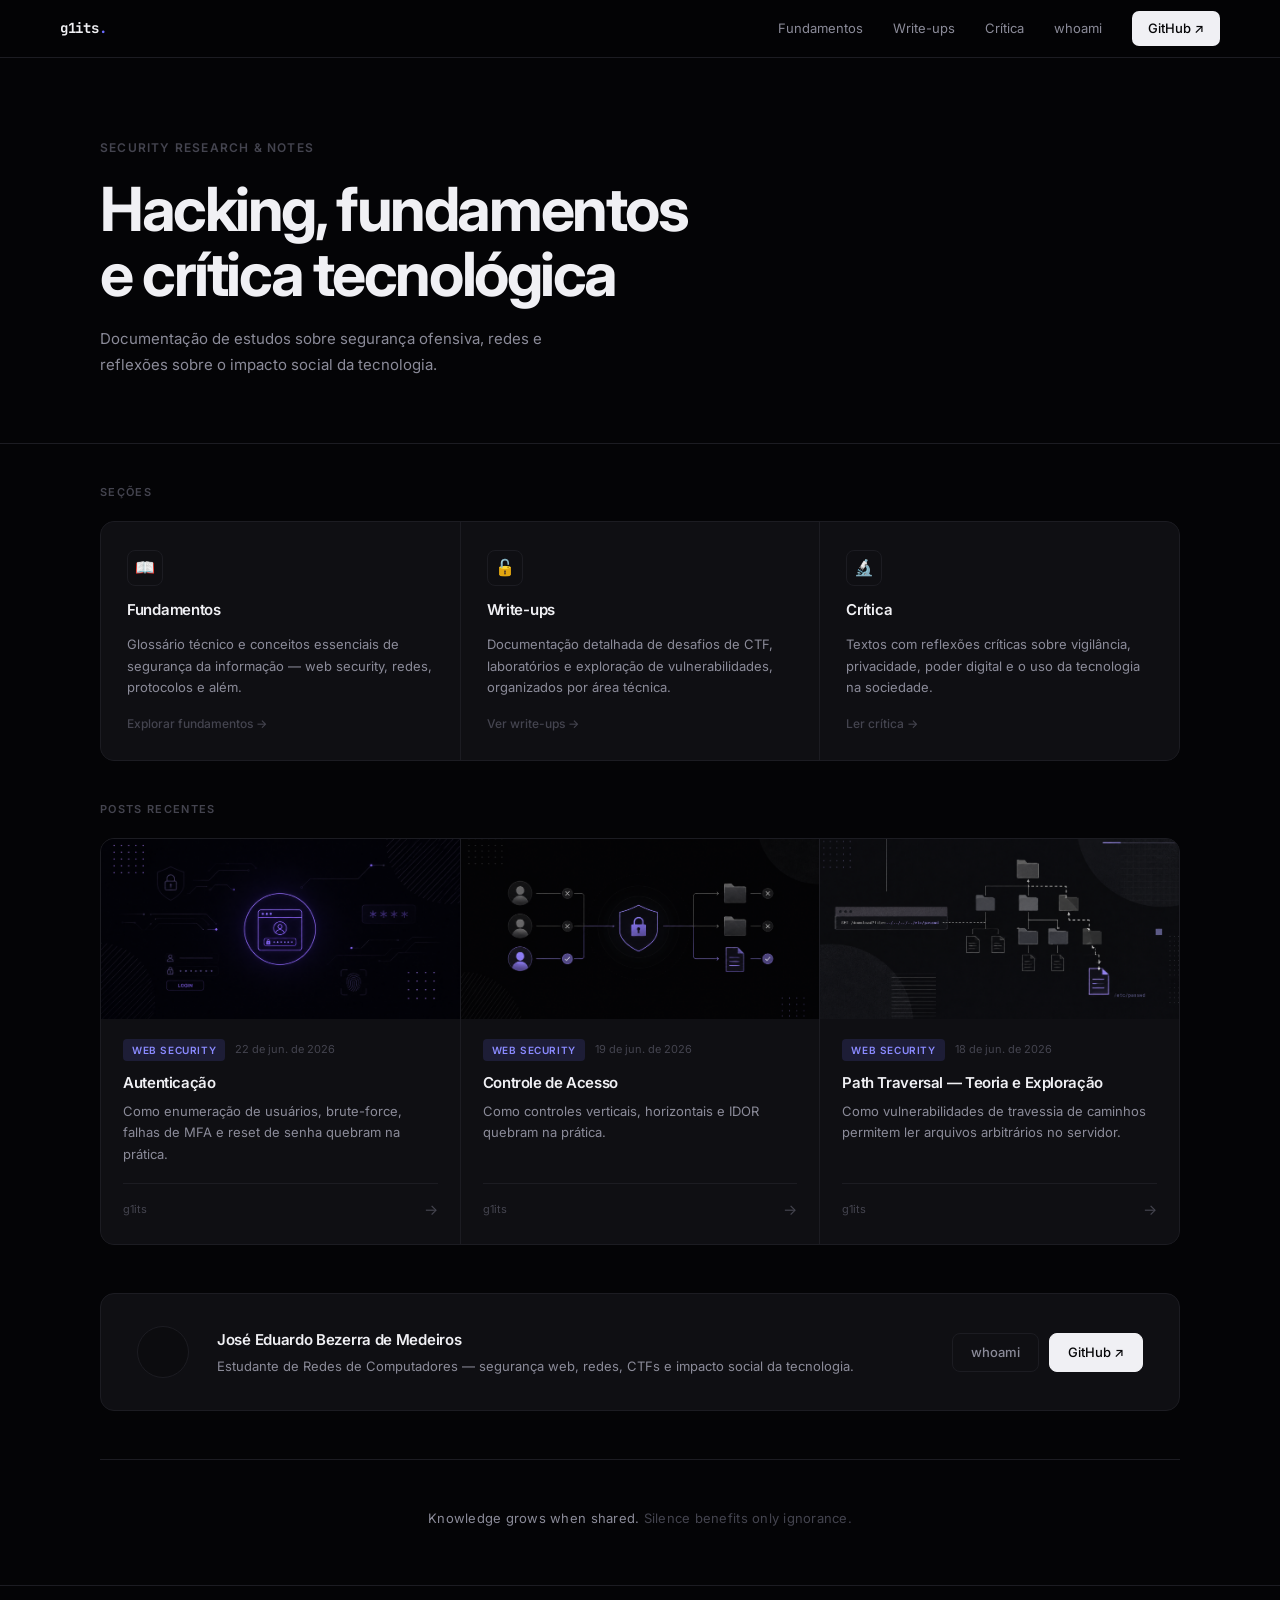
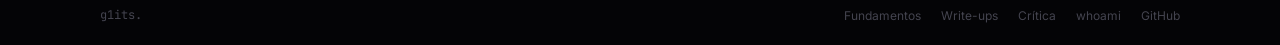
<file: index.html>
<!DOCTYPE html>
<html lang="pt-BR">
<head>
  <meta charset="utf-8">
  <title>G1its — Security Research Blog</title>
  <meta name="description" content="Write-ups, research notes e estudos sobre segurança ofensiva.">
  <meta name="viewport" content="width=device-width, initial-scale=1.0">
  <link rel="preconnect" href="https://fonts.googleapis.com">
  <link rel="preconnect" href="https://fonts.gstatic.com" crossorigin>
  <link href="https://fonts.googleapis.com/css2?family=Inter:wght@400;500;600;700&family=JetBrains+Mono:wght@400;700&display=swap" rel="stylesheet">
  <link rel="stylesheet" href="css/style.css">
</head>
<body>

<!-- NAV -->
<nav class="nav">
  <div class="nav-inner">
    <a href="index.html" class="nav-brand">g1its<span>.</span></a>
    <ul class="nav-links">
      <li><a href="fundamentos/index.html">Fundamentos</a></li>
      <li><a href="writeups/index.html">Write-ups</a></li>
      <li><a href="critica/index.html">Crítica</a></li>
      <li><a href="whoami/whoami.html">whoami</a></li>
    </ul>
    <a href="https://github.com/eduardobezerraz" target="_blank" class="nav-cta">GitHub ↗</a>
  </div>
</nav>

<main>

  <!-- HERO -->
  <section class="hero">
    <div class="wrap">
      <span class="hero-label">Security research &amp; notes</span>
      <h1>Hacking, fundamentos<br>e crítica tecnológica</h1>
      <p class="hero-sub">
        Documentação de estudos sobre segurança ofensiva, redes e
        reflexões sobre o impacto social da tecnologia.
      </p>
    </div>
  </section>

  <!-- SEÇÕES -->
  <div class="wrap">
    <div class="sec-label">
      <h2>Seções</h2>
    </div>

    <div class="sections-grid">

      <a href="fundamentos/index.html" class="sec-card">
        <div class="sec-card-icon">📖</div>
        <h3>Fundamentos</h3>
        <p>
          Glossário técnico e conceitos essenciais de segurança da informação —
          web security, redes, protocolos e além.
        </p>
        <span class="sec-card-link">Explorar fundamentos →</span>
      </a>

      <a href="writeups/index.html" class="sec-card">
        <div class="sec-card-icon">🔓</div>
        <h3>Write-ups</h3>
        <p>
          Documentação detalhada de desafios de CTF, laboratórios e
          exploração de vulnerabilidades, organizados por área técnica.
        </p>
        <span class="sec-card-link">Ver write-ups →</span>
      </a>

      <a href="critica/index.html" class="sec-card">
        <div class="sec-card-icon">🔬</div>
        <h3>Crítica</h3>
        <p>
          Textos com reflexões críticas sobre vigilância, privacidade,
          poder digital e o uso da tecnologia na sociedade.
        </p>
        <span class="sec-card-link">Ler crítica →</span>
      </a>

    </div>
  </div>

  <!-- POSTS RECENTES — renderizados via posts.js -->
  <div class="wrap" id="posts-section" style="display:none">
    <div class="sec-label">
      <h2>Posts recentes</h2>
    </div>
    <div class="posts-grid" id="posts-grid"></div>
  </div>

  <!-- EMPTY STATE — visível enquanto não há posts -->
  <div class="wrap" id="empty-state">
    <div class="sec-label">
      <h2>Posts recentes</h2>
    </div>
    <div class="posts-empty">
      <p>
        Nenhum post publicado ainda.<br>
        Para adicionar um post, edite <code>posts.js</code> na raiz do projeto.
      </p>
    </div>
  </div>

  <!-- WHOAMI -->
  <div class="wrap">
    <div class="whoami-strip">
      <div class="whoami-avatar"></div>
      <div class="whoami-text">
        <h3>José Eduardo Bezerra de Medeiros</h3>
        <p>Estudante de Redes de Computadores — segurança web, redes, CTFs e impacto social da tecnologia.</p>
      </div>
      <div class="whoami-links">
        <a href="whoami/whoami.html" class="whoami-btn">whoami</a>
        <a href="https://github.com/eduardobezerraz" target="_blank" class="whoami-btn primary">GitHub ↗</a>
      </div>
    </div>
  </div>

  <!-- QUOTE -->
  <div class="wrap">
    <div class="quote-bar">
      <p><em>Knowledge grows when shared.</em> Silence benefits only ignorance.</p>
    </div>
  </div>

</main>

<!-- FOOTER -->
<footer>
  <div class="wrap">
    <div class="foot-inner">
      <span class="foot-brand">g1its.</span>
      <div class="foot-links">
        <a href="fundamentos/index.html">Fundamentos</a>
        <a href="writeups/index.html">Write-ups</a>
        <a href="critica/index.html">Crítica</a>
        <a href="whoami/whoami.html">whoami</a>
        <a href="https://github.com/eduardobezerraz" target="_blank">GitHub</a>
      </div>
    </div>
  </div>
</footer>

<script src="posts.js"></script>
<script>
(function () {
  if (!Array.isArray(POSTS) || POSTS.length === 0) return;

  // ordena do mais recente para o mais antigo
  const sorted = [...POSTS].sort((a, b) => new Date(b.date) - new Date(a.date));

  const THUMB_CLASS = {
    fundamentos: 'th-fundamentos',
    writeups:    'th-writeups',
    critica:     'th-critica',
  };
  const TAG_CLASS = {
    fundamentos: 'tag-fundamentos',
    writeups:    'tag-writeups',
    critica:     'tag-critica',
  };

  function fmtDate(iso) {
    const d = new Date(iso + 'T12:00:00');
    return d.toLocaleDateString('pt-BR', { day: '2-digit', month: 'short', year: 'numeric' });
  }

  const grid = document.getElementById('posts-grid');

  sorted.forEach(p => {
    const th  = THUMB_CLASS[p.section] || 'th-fundamentos';
    const tg  = TAG_CLASS[p.section]   || 'tag-fundamentos';
    const sec = p.section.charAt(0).toUpperCase() + p.section.slice(1);

    const thumbHTML = p.img
      ? `<img src="${p.img}" alt="${p.title}" style="width:100%;height:100%;object-fit:cover;display:block;">`
      : `<div class="post-thumb-inner ${th}">${p.section}</div>`;

    const card = document.createElement('a');
    card.href = p.url;
    card.className = 'post-card';
    card.innerHTML = `
      <div class="post-thumb">
        ${thumbHTML}
      </div>
      <div class="post-body">
        <div class="post-meta">
          <span class="tag ${tg}">${p.tag || sec}</span>
          <span class="post-date">${fmtDate(p.date)}</span>
        </div>
        <h3 class="post-title">${p.title}</h3>
        <p class="post-desc">${p.desc}</p>
        <div class="post-footer">
          <span class="post-author">g1its</span>
          <span class="post-arrow">→</span>
        </div>
      </div>`;
    grid.appendChild(card);
  });

  document.getElementById('posts-section').style.display = 'block';
  document.getElementById('empty-state').style.display   = 'none';
})();
</script>

</body>
</html>
</file>
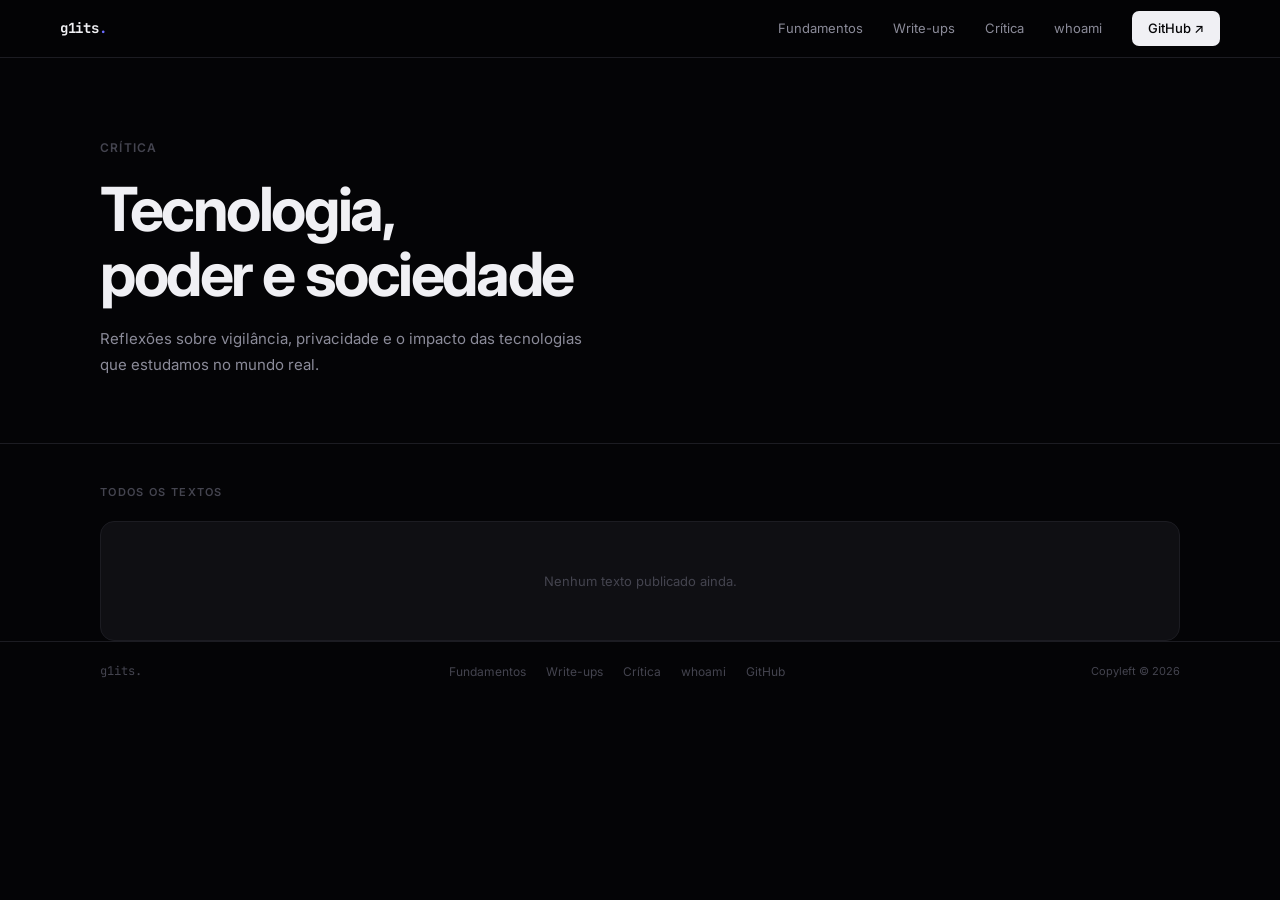
<file: critica/index.html>
<!DOCTYPE html>
<html lang="pt-BR">
<head>
  <meta charset="utf-8">
  <title>Crítica — G1its</title>
  <meta name="description" content="Reflexões críticas sobre tecnologia, vigilância, privacidade e sociedade.">
  <meta name="viewport" content="width=device-width, initial-scale=1.0">
  <link rel="preconnect" href="https://fonts.googleapis.com">
  <link rel="preconnect" href="https://fonts.gstatic.com" crossorigin>
  <link href="https://fonts.googleapis.com/css2?family=Inter:wght@400;500;600;700&family=JetBrains+Mono:wght@400;700&display=swap" rel="stylesheet">
  <link rel="stylesheet" href="../css/style.css">
</head>
<body>

<!-- NAV -->
<nav class="nav">
  <div class="nav-inner">
    <a href="../index.html" class="nav-brand">g1its<span>.</span></a>
    <ul class="nav-links">
      <li><a href="../fundamentos/index.html">Fundamentos</a></li>
      <li><a href="../writeups/index.html">Write-ups</a></li>
      <li><a href="../critica/index.html" class="active">Crítica</a></li>
      <li><a href="../whoami/whoami.html">whoami</a></li>
    </ul>
    <a href="https://github.com/eduardobezerraz" target="_blank" class="nav-cta">GitHub ↗</a>
  </div>
</nav>

<main>

  <!-- HERO -->
  <section class="hero">
    <div class="wrap">
      <span class="hero-label">Crítica</span>
      <h1>Tecnologia,<br>poder e sociedade</h1>
      <p class="hero-sub">
        Reflexões sobre vigilância, privacidade e o impacto
        das tecnologias que estudamos no mundo real.
      </p>
    </div>
  </section>

  <!-- POSTS — renderizados via posts.js -->
  <div class="wrap" id="posts-section" style="display:none">
    <div class="sec-label">
      <h2>Todos os textos</h2>
    </div>
    <div class="posts-grid" id="posts-grid"></div>
  </div>

  <!-- EMPTY STATE -->
  <div class="wrap" id="empty-state">
    <div class="sec-label">
      <h2>Todos os textos</h2>
    </div>
    <div class="posts-empty">
      <p>
        Nenhum texto publicado ainda.<br>
      </p>
    </div>
  </div>

</main>

<!-- FOOTER -->
<footer>
  <div class="wrap">
    <div class="foot-inner">
      <span class="foot-brand">g1its.</span>
      <div class="foot-links">
        <a href="../fundamentos/index.html">Fundamentos</a>
        <a href="../writeups/index.html">Write-ups</a>
        <a href="../critica/index.html">Crítica</a>
        <a href="../whoami/whoami.html">whoami</a>
        <a href="https://github.com/eduardobezerraz" target="_blank">GitHub</a>
      </div>
      <span class="foot-copy">Copyleft © 2026</span>
    </div>
  </div>
</footer>

<script src="../posts.js"></script>
<script>
(function () {
  const SECTION = 'critica';
  if (!Array.isArray(POSTS) || POSTS.length === 0) return;

  const filtered = POSTS
    .filter(p => p.section === SECTION)
    .sort((a, b) => new Date(b.date) - new Date(a.date));

  if (filtered.length === 0) return;

  const TAG_CLASS   = { fundamentos:'tag-fundamentos', writeups:'tag-writeups', critica:'tag-critica' };
  const THUMB_CLASS = { fundamentos:'th-fundamentos',  writeups:'th-writeups',  critica:'th-critica'  };

  function fmtDate(iso) {
    return new Date(iso + 'T12:00:00').toLocaleDateString('pt-BR', { day:'2-digit', month:'short', year:'numeric' });
  }

  const grid = document.getElementById('posts-grid');

  filtered.forEach(p => {
    const th = THUMB_CLASS[p.section] || 'th-critica';
    const tg = TAG_CLASS[p.section]   || 'tag-critica';
    const thumbHTML = p.img
      ? `<img src="${p.img}" alt="${p.title}" style="width:100%;height:100%;object-fit:cover;display:block;">`
      : `<div class="post-thumb-inner ${th}">${p.section}</div>`;

    const card = document.createElement('a');
    card.href = p.url.startsWith('critica/') ? p.url.replace('critica/', '') : '../' + p.url;
    card.className = 'post-card';
    card.innerHTML = `
      <div class="post-thumb">${thumbHTML}</div>
      <div class="post-body">
        <div class="post-meta">
          <span class="tag ${tg}">${p.tag || 'Crítica'}</span>
          <span class="post-date">${fmtDate(p.date)}</span>
        </div>
        <h3 class="post-title">${p.title}</h3>
        <p class="post-desc">${p.desc}</p>
        <div class="post-footer">
          <span class="post-author">g1its</span>
          <span class="post-arrow">→</span>
        </div>
      </div>`;
    grid.appendChild(card);
  });

  document.getElementById('posts-section').style.display = 'block';
  document.getElementById('empty-state').style.display   = 'none';
})();
</script>

</body>
</html>
</file>
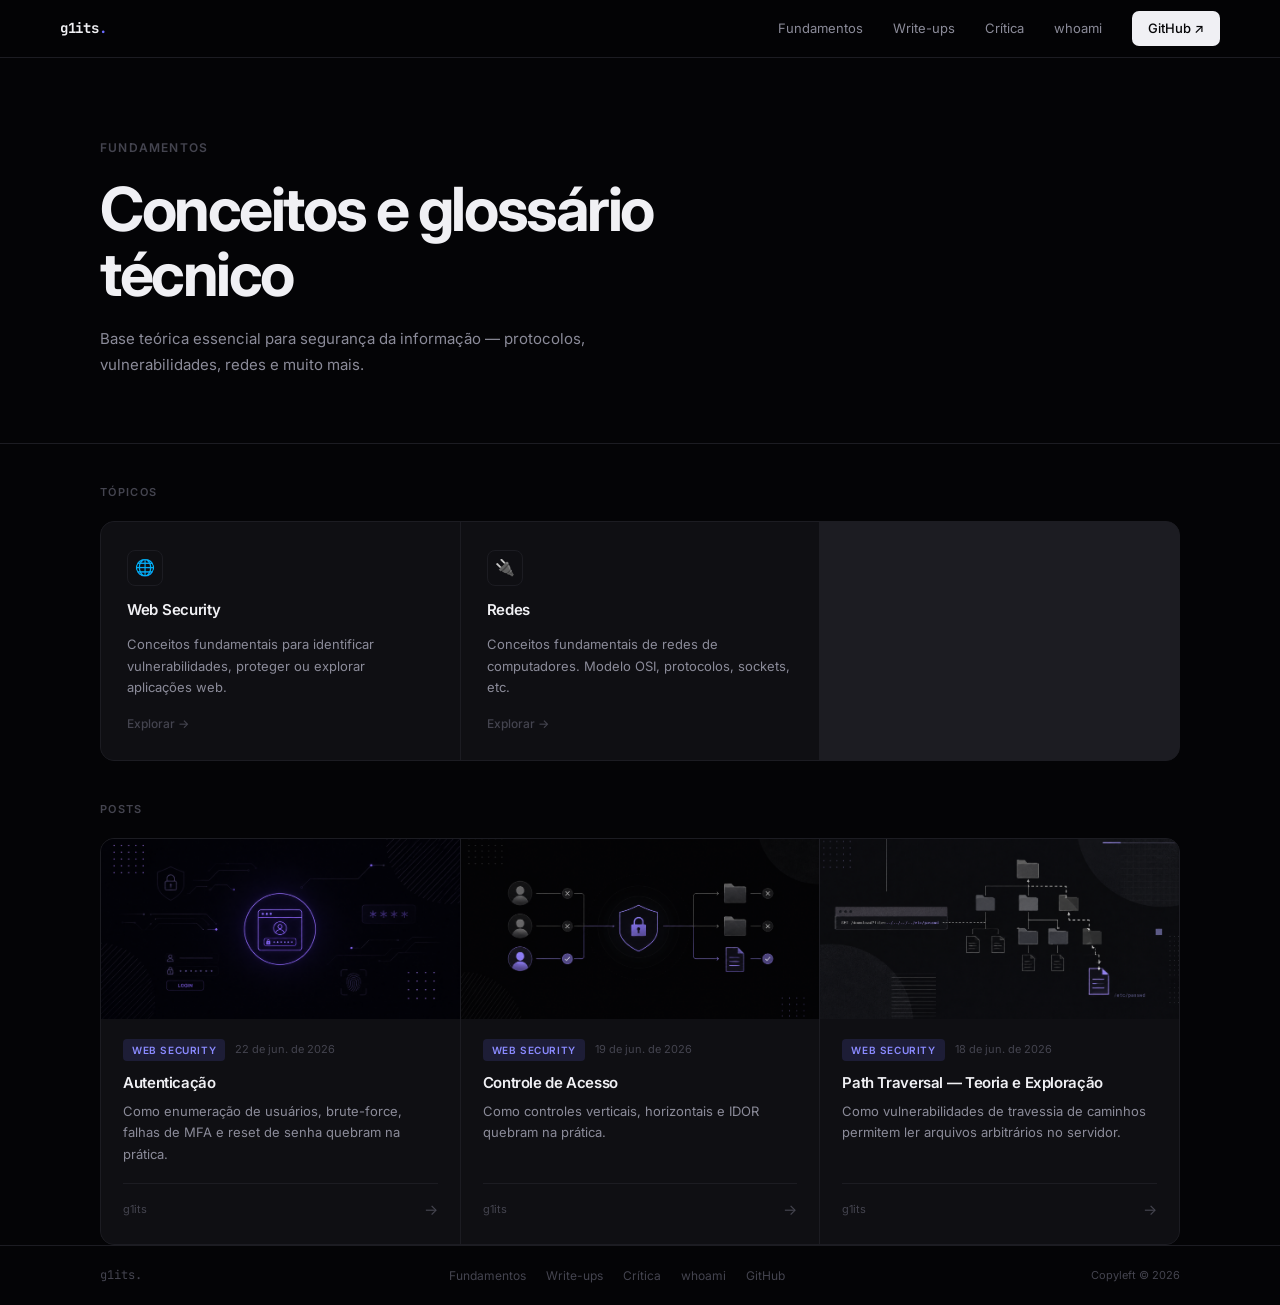
<file: fundamentos/index.html>
<!DOCTYPE html>
<html lang="pt-BR">
<head>
  <meta charset="utf-8">
  <title>Fundamentos — G1its</title>
  <meta name="description" content="Glossário técnico e conceitos essenciais de segurança da informação.">
  <meta name="viewport" content="width=device-width, initial-scale=1.0">
  <link rel="preconnect" href="https://fonts.googleapis.com">
  <link rel="preconnect" href="https://fonts.gstatic.com" crossorigin>
  <link href="https://fonts.googleapis.com/css2?family=Inter:wght@400;500;600;700&family=JetBrains+Mono:wght@400;700&display=swap" rel="stylesheet">
  <link rel="stylesheet" href="../css/style.css">
</head>
<body>

<!-- NAV -->
<nav class="nav">
  <div class="nav-inner">
    <a href="../index.html" class="nav-brand">g1its<span>.</span></a>
    <ul class="nav-links">
      <li><a href="../fundamentos/index.html" class="active">Fundamentos</a></li>
      <li><a href="../writeups/index.html">Write-ups</a></li>
      <li><a href="../critica/index.html">Crítica</a></li>
      <li><a href="../whoami/whoami.html">whoami</a></li>
    </ul>
    <a href="https://github.com/eduardobezerraz" target="_blank" class="nav-cta">GitHub ↗</a>
  </div>
</nav>

<main>

  <!-- HERO -->
  <section class="hero">
    <div class="wrap">
      <span class="hero-label">Fundamentos</span>
      <h1>Conceitos e glossário<br>técnico</h1>
      <p class="hero-sub">
        Base teórica essencial para segurança da informação —
        protocolos, vulnerabilidades, redes e muito mais.
      </p>
    </div>
  </section>

  <!-- SUBTÓPICOS -->
  <div class="wrap">
    <div class="sec-label">
      <h2>Tópicos</h2>
    </div>

    <div class="sections-grid">

      <a href="web-security/index.html" class="sec-card">
        <div class="sec-card-icon">🌐</div>
        <h3>Web Security</h3>
        <p>
          Conceitos fundamentais para identificar 
          vulnerabilidades, proteger ou explorar aplicações web.
        </p>
        <span class="sec-card-link">Explorar →</span>
      </a>

      <a href="redes/index.html" class="sec-card">
        <div class="sec-card-icon">🔌</div>
        <h3>Redes</h3>
        <p>
          Conceitos fundamentais de redes de computadores.
          Modelo OSI, protocolos, sockets, etc.
        </p>
        <span class="sec-card-link">Explorar →</span>
      </a>

      <!-- adicione novos tópicos aqui -->

    </div>
  </div>

  <!-- POSTS DO TÓPICO — renderizados via posts.js -->
  <div class="wrap" id="posts-section" style="display:none">
    <div class="sec-label">
      <h2>Posts</h2>
    </div>
    <div class="posts-grid" id="posts-grid"></div>
  </div>

</main>

<!-- FOOTER -->
<footer>
  <div class="wrap">
    <div class="foot-inner">
      <span class="foot-brand">g1its.</span>
      <div class="foot-links">
        <a href="../fundamentos/index.html">Fundamentos</a>
        <a href="../writeups/index.html">Write-ups</a>
        <a href="../critica/index.html">Crítica</a>
        <a href="../whoami/whoami.html">whoami</a>
        <a href="https://github.com/eduardobezerraz" target="_blank">GitHub</a>
      </div>
      <span class="foot-copy">Copyleft © 2026</span>
    </div>
  </div>
</footer>

<script src="../posts.js"></script>
<script>
(function () {
  const SECTION = 'fundamentos';
  if (!Array.isArray(POSTS) || POSTS.length === 0) return;

  const filtered = POSTS
    .filter(p => p.section === SECTION)
    .sort((a, b) => new Date(b.date) - new Date(a.date));

  if (filtered.length === 0) return;

  const TAG_CLASS   = { fundamentos:'tag-fundamentos', writeups:'tag-writeups', critica:'tag-critica' };
  const THUMB_CLASS = { fundamentos:'th-fundamentos',  writeups:'th-writeups',  critica:'th-critica'  };

  function fmtDate(iso) {
    return new Date(iso + 'T12:00:00').toLocaleDateString('pt-BR', { day:'2-digit', month:'short', year:'numeric' });
  }

  const grid = document.getElementById('posts-grid');

  filtered.forEach(p => {
    const th = THUMB_CLASS[p.section] || 'th-fundamentos';
    const tg = TAG_CLASS[p.section]   || 'tag-fundamentos';
    const thumbHTML = p.img
      ? `<img src="../${p.img}" alt="${p.title}" style="width:100%;height:100%;object-fit:cover;display:block;">`
      : `<div class="post-thumb-inner ${th}">${p.section}</div>`;

    const card = document.createElement('a');
    card.href = p.url.startsWith('fundamentos/') ? p.url.replace('fundamentos/', '') : '../' + p.url;
    card.className = 'post-card';
    card.innerHTML = `
      <div class="post-thumb">${thumbHTML}</div>
      <div class="post-body">
        <div class="post-meta">
          <span class="tag ${tg}">${p.tag || 'Fundamentos'}</span>
          <span class="post-date">${fmtDate(p.date)}</span>
        </div>
        <h3 class="post-title">${p.title}</h3>
        <p class="post-desc">${p.desc}</p>
        <div class="post-footer">
          <span class="post-author">g1its</span>
          <span class="post-arrow">→</span>
        </div>
      </div>`;
    grid.appendChild(card);
  });

  document.getElementById('posts-section').style.display = 'block';
})();
</script>

</body>
</html>
</file>
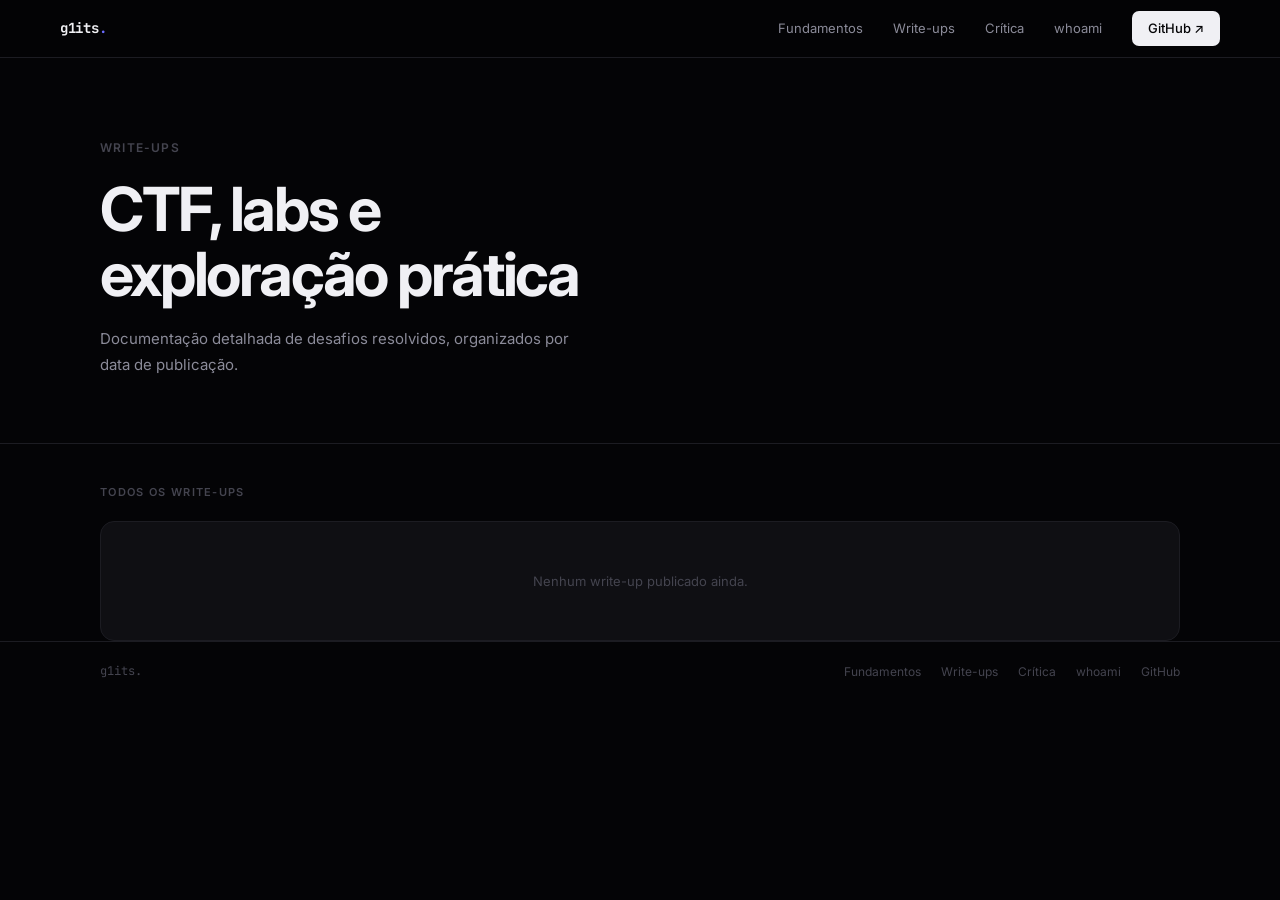
<file: writeups/index.html>
<!DOCTYPE html>
<html lang="pt-BR">
<head>
  <meta charset="utf-8">
  <title>Write-ups — G1its</title>
  <meta name="description" content="Documentação de desafios de CTF, laboratórios e exploração de vulnerabilidades.">
  <meta name="viewport" content="width=device-width, initial-scale=1.0">
  <link rel="preconnect" href="https://fonts.googleapis.com">
  <link rel="preconnect" href="https://fonts.gstatic.com" crossorigin>
  <link href="https://fonts.googleapis.com/css2?family=Inter:wght@400;500;600;700&family=JetBrains+Mono:wght@400;700&display=swap" rel="stylesheet">
  <link rel="stylesheet" href="../css/style.css">
</head>
<body>

<!-- NAV -->
<nav class="nav">
  <div class="nav-inner">
    <a href="../index.html" class="nav-brand">g1its<span>.</span></a>
    <ul class="nav-links">
      <li><a href="../fundamentos/index.html">Fundamentos</a></li>
      <li><a href="../writeups/index.html" class="active">Write-ups</a></li>
      <li><a href="../critica/index.html">Crítica</a></li>
      <li><a href="../whoami/whoami.html">whoami</a></li>
    </ul>
    <a href="https://github.com/eduardobezerraz" target="_blank" class="nav-cta">GitHub ↗</a>
  </div>
</nav>

<main>

  <!-- HERO -->
  <section class="hero">
    <div class="wrap">
      <span class="hero-label">Write-ups</span>
      <h1>CTF, labs e<br>exploração prática</h1>
      <p class="hero-sub">
        Documentação detalhada de desafios resolvidos,
        organizados por data de publicação.
      </p>
    </div>
  </section>

  <!-- POSTS — renderizados via posts.js -->
  <div class="wrap" id="posts-section" style="display:none">
    <div class="sec-label">
      <h2>Todos os write-ups</h2>
    </div>
    <div class="posts-grid" id="posts-grid"></div>
  </div>

  <!-- EMPTY STATE -->
  <div class="wrap" id="empty-state">
    <div class="sec-label">
      <h2>Todos os write-ups</h2>
    </div>
    <div class="posts-empty">
      <p>
        Nenhum write-up publicado ainda.<br>
      </p>
    </div>
  </div>

</main>

<!-- FOOTER -->
<footer>
  <div class="wrap">
    <div class="foot-inner">
      <span class="foot-brand">g1its.</span>
      <div class="foot-links">
        <a href="../fundamentos/index.html">Fundamentos</a>
        <a href="../writeups/index.html">Write-ups</a>
        <a href="../critica/index.html">Crítica</a>
        <a href="../whoami/whoami.html">whoami</a>
        <a href="https://github.com/eduardobezerraz" target="_blank">GitHub</a>
      </div>
    </div>
  </div>
</footer>

<script src="../posts.js"></script>
<script>
(function () {
  const SECTION = 'writeups';
  if (!Array.isArray(POSTS) || POSTS.length === 0) return;

  const filtered = POSTS
    .filter(p => p.section === SECTION)
    .sort((a, b) => new Date(b.date) - new Date(a.date));

  if (filtered.length === 0) return;

  const TAG_CLASS   = { fundamentos:'tag-fundamentos', writeups:'tag-writeups', critica:'tag-critica' };
  const THUMB_CLASS = { fundamentos:'th-fundamentos',  writeups:'th-writeups',  critica:'th-critica'  };

  function fmtDate(iso) {
    return new Date(iso + 'T12:00:00').toLocaleDateString('pt-BR', { day:'2-digit', month:'short', year:'numeric' });
  }

  const grid = document.getElementById('posts-grid');

  filtered.forEach(p => {
    const th = THUMB_CLASS[p.section] || 'th-writeups';
    const tg = TAG_CLASS[p.section]   || 'tag-writeups';
    const thumbHTML = p.img
      ? `<img src="${p.img}" alt="${p.title}" style="width:100%;height:100%;object-fit:cover;display:block;">`
      : `<div class="post-thumb-inner ${th}">${p.section}</div>`;

    const card = document.createElement('a');
    card.href = p.url.startsWith('writeups/') ? p.url.replace('writeups/', '') : '../' + p.url;
    card.className = 'post-card';
    card.innerHTML = `
      <div class="post-thumb">${thumbHTML}</div>
      <div class="post-body">
        <div class="post-meta">
          <span class="tag ${tg}">${p.tag || 'Write-up'}</span>
          <span class="post-date">${fmtDate(p.date)}</span>
        </div>
        <h3 class="post-title">${p.title}</h3>
        <p class="post-desc">${p.desc}</p>
        <div class="post-footer">
          <span class="post-author">g1its</span>
          <span class="post-arrow">→</span>
        </div>
      </div>`;
    grid.appendChild(card);
  });

  document.getElementById('posts-section').style.display = 'block';
  document.getElementById('empty-state').style.display   = 'none';
})();
</script>

</body>
</html>
</file>
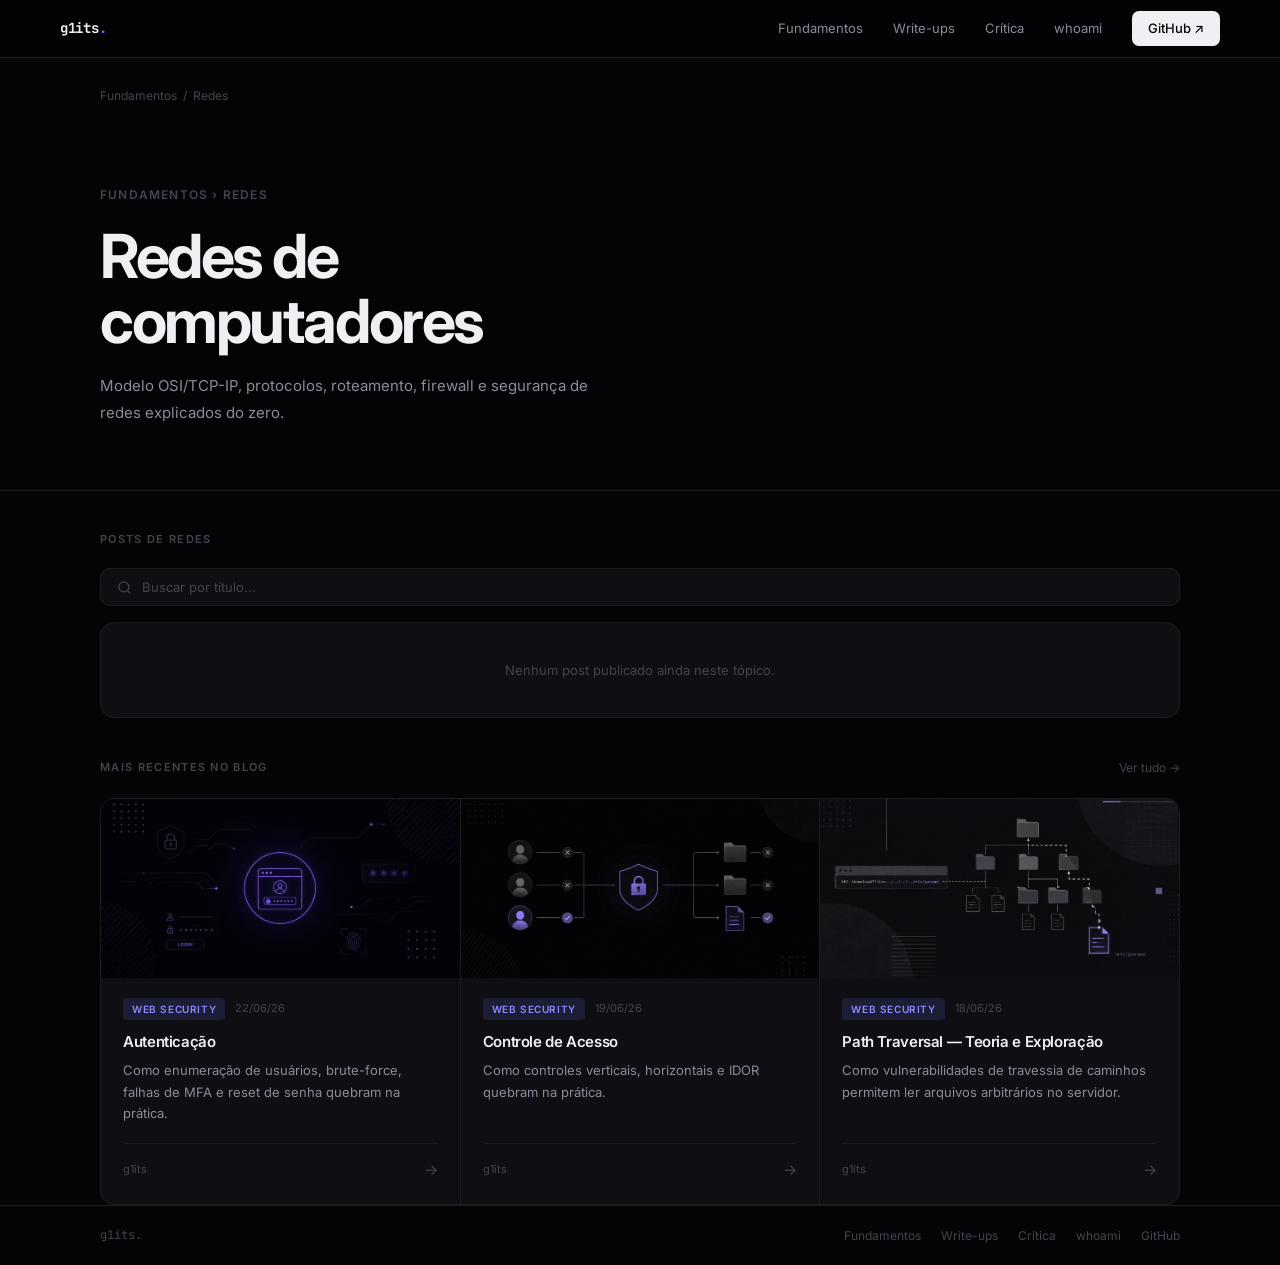
<file: fundamentos/redes/index.html>
<!DOCTYPE html>
<html lang="pt-BR">
<head>
  <meta charset="utf-8">
  <title>Redes — Fundamentos — G1its</title>
  <meta name="description" content="Fundamentos de redes de computadores para segurança da informação.">
  <meta name="viewport" content="width=device-width, initial-scale=1.0">
  <link rel="preconnect" href="https://fonts.googleapis.com">
  <link rel="preconnect" href="https://fonts.gstatic.com" crossorigin>
  <link href="https://fonts.googleapis.com/css2?family=Inter:wght@400;500;600;700&family=JetBrains+Mono:wght@400;700&display=swap" rel="stylesheet">
  <link rel="stylesheet" href="../../css/style.css">
</head>
<body>

<!-- NAV -->
<nav class="nav">
  <div class="nav-inner">
    <a href="../../index.html" class="nav-brand">g1its<span>.</span></a>
    <ul class="nav-links">
      <li><a href="../../fundamentos/index.html" class="active">Fundamentos</a></li>
      <li><a href="../../writeups/index.html">Write-ups</a></li>
      <li><a href="../../critica/index.html">Crítica</a></li>
      <li><a href="../../whoami/whoami.html">whoami</a></li>
    </ul>
    <a href="https://github.com/eduardobezerraz" target="_blank" class="nav-cta">GitHub ↗</a>
  </div>
</nav>

<main>

  <!-- BREADCRUMB -->
  <div class="wrap" style="padding-top:28px">
    <p style="font-size:12px;color:var(--text-3)">
      <a href="../../fundamentos/index.html" style="color:var(--text-3);transition:color .15s" onmouseover="this.style.color='var(--text-1)'" onmouseout="this.style.color='var(--text-3)'">Fundamentos</a>
      &nbsp;/&nbsp; Redes
    </p>
  </div>

  <!-- HERO -->
  <section class="hero">
    <div class="wrap">
      <span class="hero-label">Fundamentos › Redes</span>
      <h1>Redes de<br>computadores</h1>
      <p class="hero-sub">
        Modelo OSI/TCP-IP, protocolos, roteamento, firewall
        e segurança de redes explicados do zero.
      </p>
    </div>
  </section>

  <!-- LISTA DE POSTS DO TÓPICO -->
  <div class="wrap">
    <div class="sec-label">
      <h2>Posts de Redes</h2>
    </div>

    <div class="list-search">
      <svg width="15" height="15" viewBox="0 0 24 24" fill="none" stroke="currentColor" stroke-width="2"><circle cx="11" cy="11" r="8"/><path d="m21 21-4.3-4.3"/></svg>
      <input type="text" id="topic-search" placeholder="Buscar por título...">
    </div>

    <div class="post-list" id="topic-list"></div>
    <div class="list-empty" id="topic-empty" style="display:none">
      <p>Nenhum post publicado ainda neste tópico.<br></p>
    </div>
  </div>

  <!-- POSTS GERAIS RECENTES — cards -->
  <div class="wrap" id="general-section" style="display:none">
    <div class="sec-label">
      <h2>Mais recentes no blog</h2>
      <a href="../../index.html">Ver tudo →</a>
    </div>
    <div class="posts-grid" id="general-grid"></div>
  </div>

</main>

<!-- FOOTER -->
<footer>
  <div class="wrap">
    <div class="foot-inner">
      <span class="foot-brand">g1its.</span>
      <div class="foot-links">
        <a href="../../fundamentos/index.html">Fundamentos</a>
        <a href="../../writeups/index.html">Write-ups</a>
        <a href="../../critica/index.html">Crítica</a>
        <a href="../../whoami/whoami.html">whoami</a>
        <a href="https://github.com/eduardobezerraz" target="_blank">GitHub</a>
      </div>
    </div>
  </div>
</footer>

<script src="../../posts.js"></script>
<script>
(function () {
  if (!Array.isArray(POSTS)) return;

  const TOPIC_KEYWORD = 'redes';
  const TAG_CLASS   = { fundamentos:'tag-fundamentos', writeups:'tag-writeups', critica:'tag-critica' };
  const THUMB_CLASS = { fundamentos:'th-fundamentos',  writeups:'th-writeups',  critica:'th-critica'  };

  function fmtDate(iso) {
    const d = new Date(iso + 'T12:00:00');
    const dd = String(d.getDate()).padStart(2, '0');
    const mm = String(d.getMonth() + 1).padStart(2, '0');
    const yy = String(d.getFullYear()).slice(-2);
    return `${dd}/${mm}/${yy}`;
  }
  function resolveUrl(url) {
    return url.startsWith(TOPIC_KEYWORD + '/') ? url.replace(TOPIC_KEYWORD + '/', '') : '../../' + url;
  }

  /* ── LISTA FILTRADA DO TÓPICO ── */
  const topicPosts = POSTS
    .filter(p => p.section === 'fundamentos' && p.url.includes('fundamentos/' + TOPIC_KEYWORD))
    .sort((a, b) => new Date(b.date) - new Date(a.date));

  const listEl  = document.getElementById('topic-list');
  const emptyEl = document.getElementById('topic-empty');
  const searchEl = document.getElementById('topic-search');

  function renderList(posts) {
    listEl.innerHTML = '';
    if (posts.length === 0) {
      listEl.style.display = 'none';
      emptyEl.style.display = 'block';
      emptyEl.querySelector('p').innerHTML = topicPosts.length === 0
        ? 'Nenhum post publicado ainda neste tópico.<br>'
        : 'Nenhum resultado para essa busca.';
      return;
    }
    listEl.style.display = 'flex';
    emptyEl.style.display = 'none';

    posts.forEach(p => {
      const tg = TAG_CLASS[p.section] || 'tag-fundamentos';
      const th = THUMB_CLASS[p.section] || 'th-fundamentos';
      const thumbHTML = p.img
        ? `<img src="../../${p.img}" alt="${p.title}">`
        : `<div class="post-list-thumb-fallback ${th}">${(p.tag || p.section || '').slice(0,3)}</div>`;
      const row = document.createElement('a');
      row.href = '../../' + p.url;
      row.className = 'post-list-row';
      row.innerHTML = `
        <span class="post-list-thumb">${thumbHTML}</span>
        <span class="post-list-main">
          <span class="post-list-title">${p.title}</span>
          <span class="post-list-desc">${p.desc || ''}</span>
        </span>
        <span class="post-list-meta">
          <span class="tag ${tg} post-list-tag">${p.tag || 'Redes'}</span>
          <span class="post-list-date">${fmtDate(p.date)}</span>
        </span>
        <span class="post-list-arrow">→</span>`;
      listEl.appendChild(row);
    });
  }

  renderList(topicPosts);

  searchEl.addEventListener('input', () => {
    const q = searchEl.value.trim().toLowerCase();
    const filtered = q
      ? topicPosts.filter(p => p.title.toLowerCase().includes(q) || (p.desc || '').toLowerCase().includes(q))
      : topicPosts;
    renderList(filtered);
  });

  /* ── CARDS GERAIS RECENTES — sempre os N posts mais recentes do blog inteiro,
       independente do tópico atual. Nunca ficam vazios por causa da lista de cima. ── */
  const generalPosts = [...POSTS]
    .sort((a, b) => new Date(b.date) - new Date(a.date))
    .slice(0, 3);

  if (generalPosts.length > 0) {
    const grid = document.getElementById('general-grid');
    generalPosts.forEach(p => {
      const th = THUMB_CLASS[p.section] || 'th-fundamentos';
      const tg = TAG_CLASS[p.section]   || 'tag-fundamentos';
      const thumbHTML = p.img
        ? `<img src="../../${p.img}" alt="${p.title}" style="width:100%;height:100%;object-fit:cover;display:block;">`
        : `<div class="post-thumb-inner ${th}">${p.section}</div>`;

      const card = document.createElement('a');
      card.href = '../../' + p.url;
      card.className = 'post-card';
      card.innerHTML = `
        <div class="post-thumb">${thumbHTML}</div>
        <div class="post-body">
          <div class="post-meta">
            <span class="tag ${tg}">${p.tag || p.section}</span>
            <span class="post-date">${fmtDate(p.date)}</span>
          </div>
          <h3 class="post-title">${p.title}</h3>
          <p class="post-desc">${p.desc}</p>
          <div class="post-footer">
            <span class="post-author">g1its</span>
            <span class="post-arrow">→</span>
          </div>
        </div>`;
      grid.appendChild(card);
    });
    document.getElementById('general-section').style.display = 'block';
  }
})();
</script>

</body>
</html>
</file>
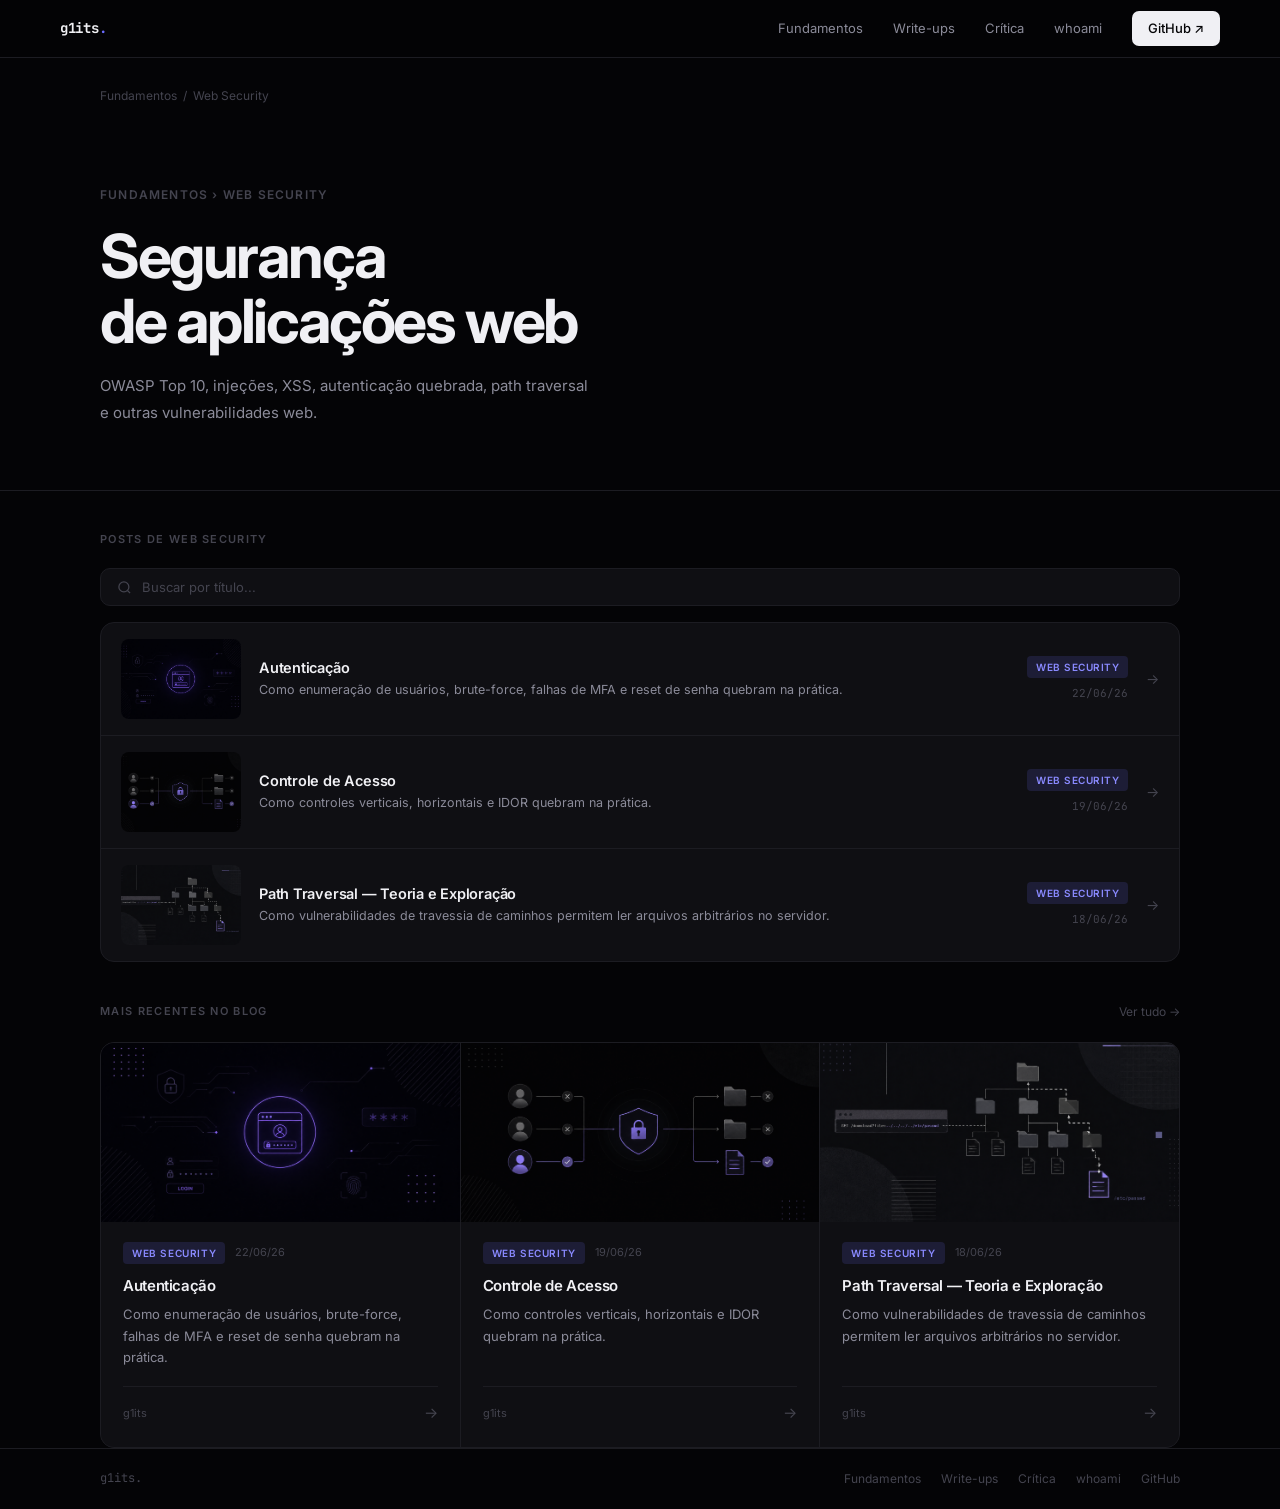
<file: fundamentos/web-security/index.html>
<!DOCTYPE html>
<html lang="pt-BR">
<head>
  <meta charset="utf-8">
  <title>Web Security — Fundamentos — G1its</title>
  <meta name="description" content="Fundamentos de segurança web: OWASP, injeções, XSS, autenticação e mais.">
  <meta name="viewport" content="width=device-width, initial-scale=1.0">
  <link rel="preconnect" href="https://fonts.googleapis.com">
  <link rel="preconnect" href="https://fonts.gstatic.com" crossorigin>
  <link href="https://fonts.googleapis.com/css2?family=Inter:wght@400;500;600;700&family=JetBrains+Mono:wght@400;700&display=swap" rel="stylesheet">
  <link rel="stylesheet" href="../../css/style.css">
</head>
<body>

<!-- NAV -->
<nav class="nav">
  <div class="nav-inner">
    <a href="../../index.html" class="nav-brand">g1its<span>.</span></a>
    <ul class="nav-links">
      <li><a href="../../fundamentos/index.html" class="active">Fundamentos</a></li>
      <li><a href="../../writeups/index.html">Write-ups</a></li>
      <li><a href="../../critica/index.html">Crítica</a></li>
      <li><a href="../../whoami/whoami.html">whoami</a></li>
    </ul>
    <a href="https://github.com/eduardobezerraz" target="_blank" class="nav-cta">GitHub ↗</a>
  </div>
</nav>

<main>

  <!-- BREADCRUMB -->
  <div class="wrap" style="padding-top:28px">
    <p style="font-size:12px;color:var(--text-3)">
      <a href="../../fundamentos/index.html" style="color:var(--text-3);transition:color .15s" onmouseover="this.style.color='var(--text-1)'" onmouseout="this.style.color='var(--text-3)'">Fundamentos</a>
      &nbsp;/&nbsp; Web Security
    </p>
  </div>

  <!-- HERO -->
  <section class="hero">
    <div class="wrap">
      <span class="hero-label">Fundamentos › Web Security</span>
      <h1>Segurança<br>de aplicações web</h1>
      <p class="hero-sub">
        OWASP Top 10, injeções, XSS, autenticação quebrada,
        path traversal e outras vulnerabilidades web.
      </p>
    </div>
  </section>

  <!-- LISTA DE POSTS DO TÓPICO -->
  <div class="wrap">
    <div class="sec-label">
      <h2>Posts de Web Security</h2>
    </div>

    <div class="list-search">
      <svg width="15" height="15" viewBox="0 0 24 24" fill="none" stroke="currentColor" stroke-width="2"><circle cx="11" cy="11" r="8"/><path d="m21 21-4.3-4.3"/></svg>
      <input type="text" id="topic-search" placeholder="Buscar por título...">
    </div>

    <div class="post-list" id="topic-list"></div>
    <div class="list-empty" id="topic-empty" style="display:none">
      <p>Nenhum post publicado ainda neste tópico.<br>Adicione em <code>posts.js</code> com <code>section: "fundamentos"</code> e <code>url</code> contendo <code>web-security</code>.</p>
    </div>
  </div>

  <!-- POSTS GERAIS RECENTES — cards -->
  <div class="wrap" id="general-section" style="display:none">
    <div class="sec-label">
      <h2>Mais recentes no blog</h2>
      <a href="../../index.html">Ver tudo →</a>
    </div>
    <div class="posts-grid" id="general-grid"></div>
  </div>

</main>

<!-- FOOTER -->
<footer>
  <div class="wrap">
    <div class="foot-inner">
      <span class="foot-brand">g1its.</span>
      <div class="foot-links">
        <a href="../../fundamentos/index.html">Fundamentos</a>
        <a href="../../writeups/index.html">Write-ups</a>
        <a href="../../critica/index.html">Crítica</a>
        <a href="../../whoami/whoami.html">whoami</a>
        <a href="https://github.com/eduardobezerraz" target="_blank">GitHub</a>
      </div>
    </div>
  </div>
</footer>

<script src="../../posts.js"></script>
<script>
(function () {
  if (!Array.isArray(POSTS)) return;

  const TOPIC_KEYWORD = 'web-security';
  const TAG_CLASS   = { fundamentos:'tag-fundamentos', writeups:'tag-writeups', critica:'tag-critica' };
  const THUMB_CLASS = { fundamentos:'th-fundamentos',  writeups:'th-writeups',  critica:'th-critica'  };

  function fmtDate(iso) {
    const d = new Date(iso + 'T12:00:00');
    const dd = String(d.getDate()).padStart(2, '0');
    const mm = String(d.getMonth() + 1).padStart(2, '0');
    const yy = String(d.getFullYear()).slice(-2);
    return `${dd}/${mm}/${yy}`;
  }
  function resolveUrl(url) {
    return url.startsWith(TOPIC_KEYWORD + '/') ? url.replace(TOPIC_KEYWORD + '/', '') : '../../' + url;
  }

  /* ── LISTA FILTRADA DO TÓPICO ── */
  const topicPosts = POSTS
    .filter(p => p.section === 'fundamentos' && p.url.includes(TOPIC_KEYWORD))
    .sort((a, b) => new Date(b.date) - new Date(a.date));

  const listEl  = document.getElementById('topic-list');
  const emptyEl = document.getElementById('topic-empty');
  const searchEl = document.getElementById('topic-search');

  function renderList(posts) {
    listEl.innerHTML = '';
    if (posts.length === 0) {
      listEl.style.display = 'none';
      emptyEl.style.display = 'block';
      emptyEl.querySelector('p').innerHTML = topicPosts.length === 0
        ? 'Nenhum post publicado ainda neste tópico.<br>Adicione em <code>posts.js</code> com <code>section: "fundamentos"</code> e <code>url</code> contendo <code>web-security</code>.'
        : 'Nenhum resultado para essa busca.';
      return;
    }
    listEl.style.display = 'flex';
    emptyEl.style.display = 'none';

    posts.forEach(p => {
      const tg = TAG_CLASS[p.section] || 'tag-fundamentos';
      const th = THUMB_CLASS[p.section] || 'th-fundamentos';
      const thumbHTML = p.img
        ? `<img src="../../${p.img}" alt="${p.title}">`
        : `<div class="post-list-thumb-fallback ${th}">${(p.tag || p.section || '').slice(0,3)}</div>`;
      const row = document.createElement('a');
      row.href = resolveUrl(p.url);
      row.className = 'post-list-row';
      row.innerHTML = `
        <span class="post-list-thumb">${thumbHTML}</span>
        <span class="post-list-main">
          <span class="post-list-title">${p.title}</span>
          <span class="post-list-desc">${p.desc || ''}</span>
        </span>
        <span class="post-list-meta">
          <span class="tag ${tg} post-list-tag">${p.tag || 'Web Security'}</span>
          <span class="post-list-date">${fmtDate(p.date)}</span>
        </span>
        <span class="post-list-arrow">→</span>`;
      listEl.appendChild(row);
    });
  }

  renderList(topicPosts);

  searchEl.addEventListener('input', () => {
    const q = searchEl.value.trim().toLowerCase();
    const filtered = q
      ? topicPosts.filter(p => p.title.toLowerCase().includes(q) || (p.desc || '').toLowerCase().includes(q))
      : topicPosts;
    renderList(filtered);
  });

  /* ── CARDS GERAIS RECENTES — sempre os N posts mais recentes do blog inteiro,
       independente do tópico atual. Nunca ficam vazios por causa da lista de cima. ── */
  const generalPosts = [...POSTS]
    .sort((a, b) => new Date(b.date) - new Date(a.date))
    .slice(0, 3);

  if (generalPosts.length > 0) {
    const grid = document.getElementById('general-grid');
    generalPosts.forEach(p => {
      const th = THUMB_CLASS[p.section] || 'th-fundamentos';
      const tg = TAG_CLASS[p.section]   || 'tag-fundamentos';
      const thumbHTML = p.img
        ? `<img src="../../${p.img}" alt="${p.title}" style="width:100%;height:100%;object-fit:cover;display:block;">`
        : `<div class="post-thumb-inner ${th}">${p.section}</div>`;

      const card = document.createElement('a');
      card.href = '../../' + p.url;
      card.className = 'post-card';
      card.innerHTML = `
        <div class="post-thumb">${thumbHTML}</div>
        <div class="post-body">
          <div class="post-meta">
            <span class="tag ${tg}">${p.tag || p.section}</span>
            <span class="post-date">${fmtDate(p.date)}</span>
          </div>
          <h3 class="post-title">${p.title}</h3>
          <p class="post-desc">${p.desc}</p>
          <div class="post-footer">
            <span class="post-author">g1its</span>
            <span class="post-arrow">→</span>
          </div>
        </div>`;
      grid.appendChild(card);
    });
    document.getElementById('general-section').style.display = 'block';
  }
})();
</script>

</body>
</html>
</file>
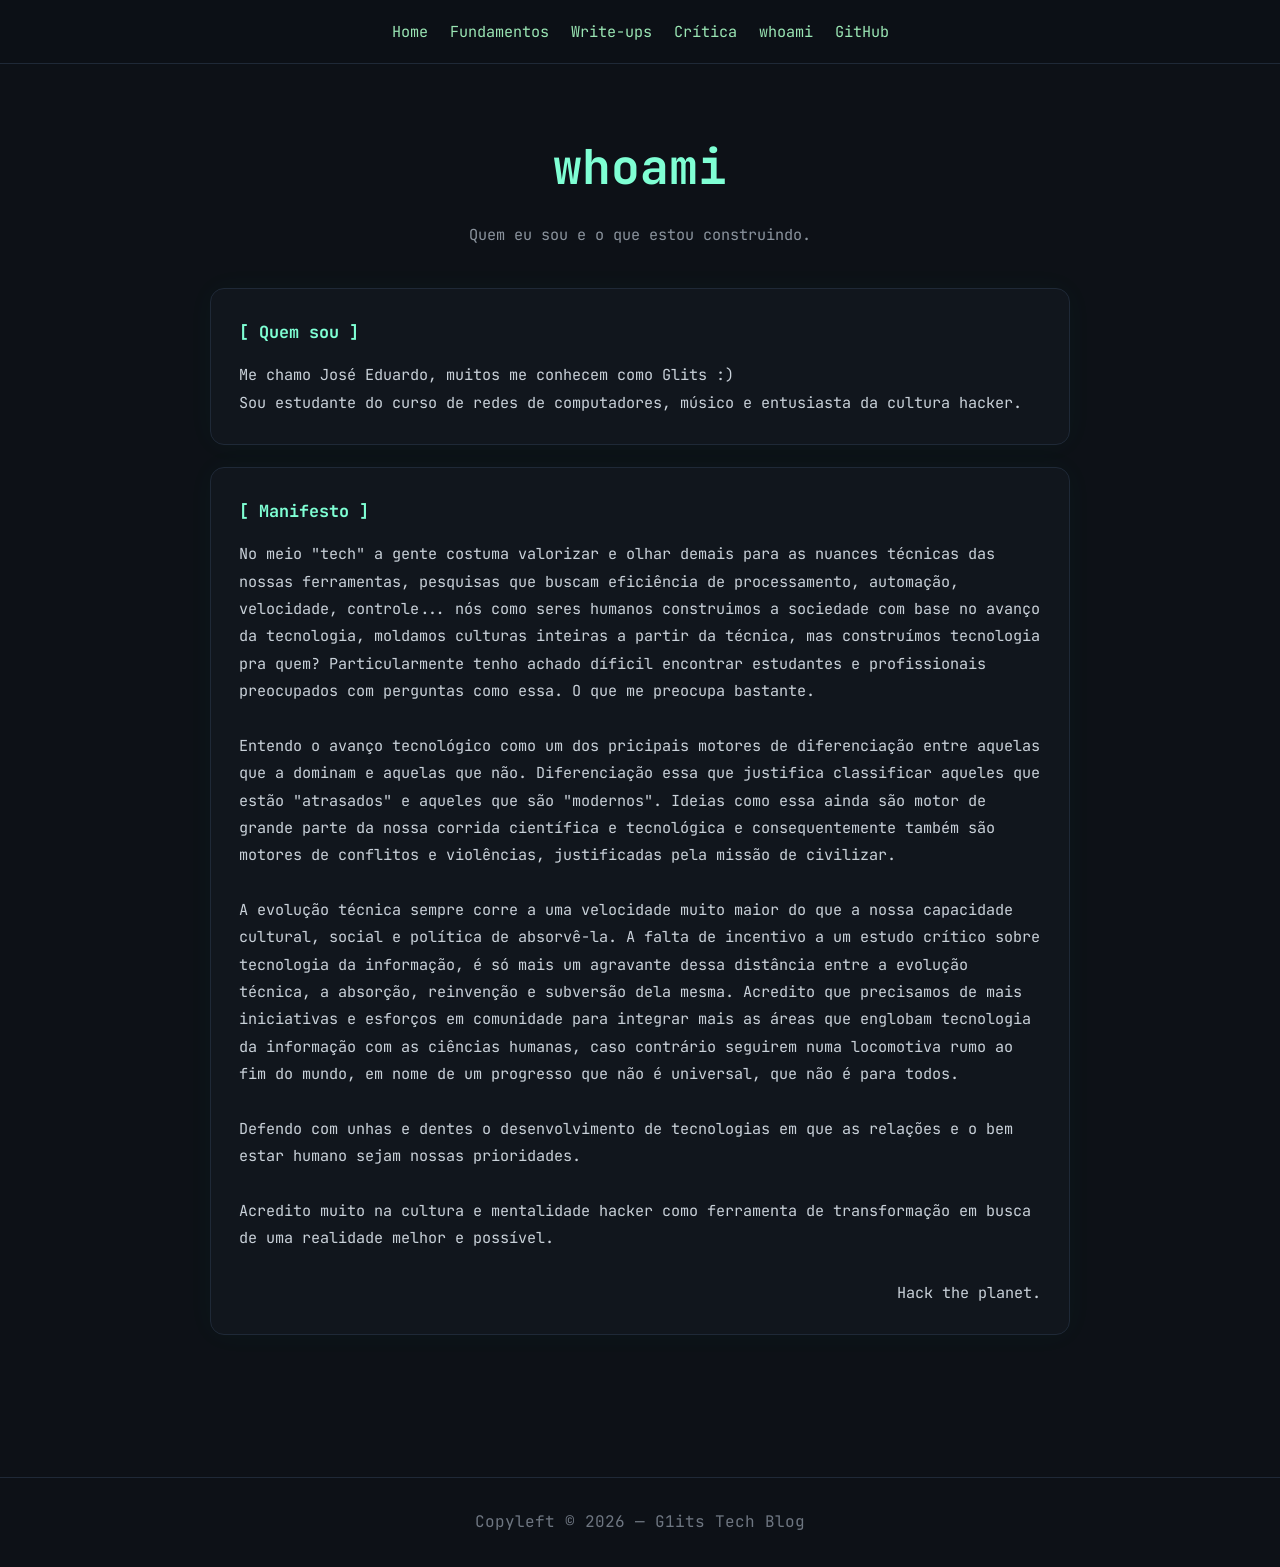
<file: critica.html>
<!DOCTYPE html>
<html lang="pt-BR">
<head>
  <meta charset="utf-8">

  <title>G1its Tech Blog</title>

  <meta name="description" content="G1its Tech Blog - estudos e reflexões sobre segurança e tecnologia.">
  <meta name="viewport" content="width=device-width, initial-scale=1.0">

  <link rel="preconnect" href="https://fonts.googleapis.com">
  <link rel="preconnect" href="https://fonts.gstatic.com" crossorigin>

  <link href="https://fonts.googleapis.com/css2?family=JetBrains+Mono:wght@400;500;700&display=swap" rel="stylesheet">

  <style>

    * {
      margin: 0;
      padding: 0;
      box-sizing: border-box;
    }

    body {
      background: #0d1117;
      color: #c9d1d9;
      font-family: "JetBrains Mono", monospace;
      line-height: 1.8;
    }

    a {
      color: #7fffd4;
      text-decoration: none;
    }

    a:hover {
      color: #00ffaa;
    }

    /* NAV */
    .nav {
      position: sticky;
      top: 0;

      display: flex;
      justify-content: center;
      gap: 22px;

      padding: 18px 20px;

      background: rgba(13,17,23,0.88);
      backdrop-filter: blur(10px);

      border-bottom: 1px solid #1f2937;
    }

    .nav a {
      font-size: 0.95rem;
      color: #9ae6b4;
    }

    /* CONTAINER */
    .container {
      max-width: 900px;
      margin: auto;
      padding: 60px 20px;
    }

    /* HERO MENOR */
    .page-title {
      text-align: center;
      margin-bottom: 40px;
    }

    .page-title h1 {
      color: #7fffd4;
      font-size: clamp(2rem, 4vw, 3rem);
      margin-bottom: 10px;
    }

    .page-title p {
      color: #8b949e;
      font-size: 0.95rem;
    }

    /* PANEL */
    .panel {
      background: #11161d;
      border: 1px solid #1f2937;
      border-radius: 14px;

      padding: 28px;
      margin-bottom: 22px;

      box-shadow: 0 0 30px rgba(0,255,170,0.03);
    }

    h2 {
      color: #7fffd4;
      font-size: 1.05rem;
      margin-bottom: 14px;
    }

    p {
      font-size: 0.95rem;
      color: #c9d1d9;
    }

    pre {
      background: #0b0f14;
      border: 1px solid #1c2633;
      padding: 18px;
      border-radius: 10px;

      overflow-x: auto;
      font-size: 0.9rem;
    }

    /* FOOTER */
    footer {
      text-align: center;
      padding: 30px;
      color: #6e7681;
      border-top: 1px solid #1f2937;
      margin-top: 60px;
    }

  </style>
</head>

<body>

  <!-- NAV -->
  <nav class="nav">
    <a href="index.html">Home</a>
    <a href="fundamentos.html">Fundamentos</a>
    <a href="writeups.html">Write-ups</a>
    <a href="critica.html">Crítica</a>
    <a href="whoami.html">whoami</a>
    <a href="https://github.com/eduardobezerraz" target="_blank">GitHub</a>
  </nav>

  <main class="container">

    <!-- TITLE -->
    <section class="page-title">
      <h1>whoami</h1>
      <p>Quem eu sou e o que estou construindo.</p>
    </section>

    <!-- CONTENT -->
    <section class="panel">

      <h2>[ Quem sou  ]</h2>

      <p>
        Me chamo José Eduardo, muitos me conhecem como Glits :) <br>
        Sou estudante do curso de redes de computadores, músico e entusiasta da cultura hacker.
      </p>

    </section>

    <section class="panel">

      <h2>[ Manifesto ]</h2>

      <p>
        No meio "tech" a gente costuma valorizar e olhar demais para as nuances técnicas das nossas ferramentas,
        pesquisas que buscam eficiência de processamento, automação, velocidade, controle... nós como seres humanos
        construimos a sociedade com base no avanço da tecnologia, moldamos culturas inteiras a partir da técnica, mas construímos tecnologia pra quem?
         Particularmente tenho achado díficil encontrar estudantes e profissionais preocupados com perguntas como essa. O que me preocupa bastante.
        <br><br>
        Entendo o avanço tecnológico como um dos pricipais motores de diferenciação entre aquelas
        que a dominam e aquelas que não. Diferenciação essa que justifica classificar aqueles que estão "atrasados" e aqueles que são "modernos".
        Ideias como essa ainda são motor de grande parte da nossa corrida científica e tecnológica e consequentemente também são motores de conflitos e violências,
        justificadas pela missão de civilizar.
        <br><br>
        A evolução técnica sempre corre a uma velocidade muito maior do que a nossa capacidade cultural, social e política de absorvê-la. 
        A falta de incentivo a um estudo crítico sobre tecnologia da informação, é só mais um agravante dessa distância entre a evolução técnica, a absorção, reinvenção e subversão dela mesma. 
        Acredito que precisamos de mais iniciativas e esforços em comunidade para integrar mais as áreas que englobam
        tecnologia da informação com as ciências humanas, caso contrário seguirem numa locomotiva rumo ao fim do mundo,
        em nome de um progresso que não é universal, que não é para todos.
        <br><br>
        Defendo com unhas e dentes o desenvolvimento de tecnologias em que as relações e o bem estar humano sejam nossas prioridades.
        <br><br>
        Acredito muito na cultura e mentalidade hacker como ferramenta de transformação em busca de uma realidade melhor e possível.
        <br><br>
        <p style="text-align: right;">Hack the planet.</p>
      </p>

    </section>

  </main>

  <footer>
    Copyleft © 2026 — G1its Tech Blog
  </footer>

</body>
</html>
</file>
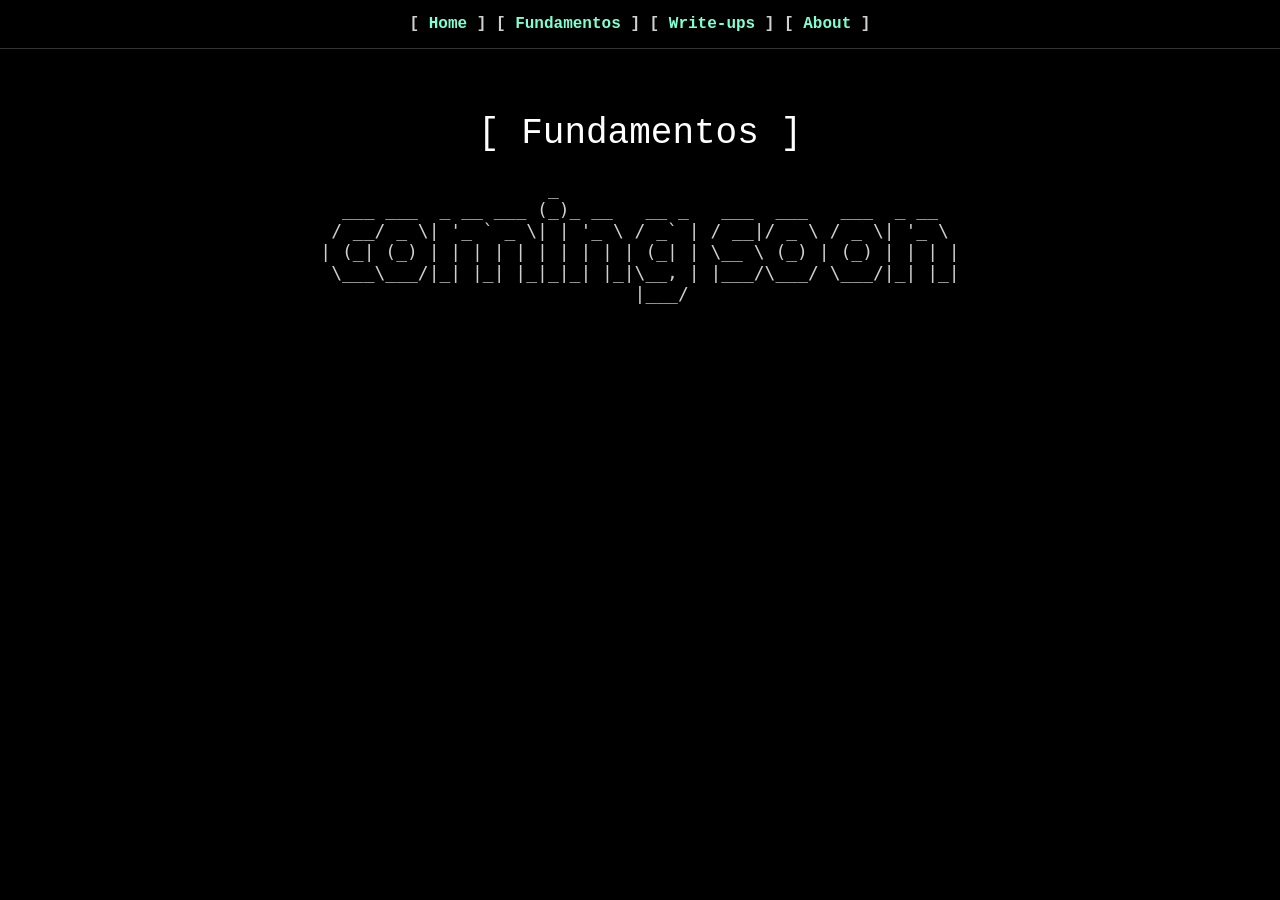
<file: fundamentos.html>
<!DOCTYPE html>
<html lang="pt-br">
<head>
  <meta charset="utf-8">
  <title>[ About ] — Glits</title>

  <meta name="viewport" content="width=device-width, initial-scale=1.0">
  <meta name="author" content="José Eduardo Bezerra de Medeiros">

  <style>
    body {
      background-color: #000;
      color: #d0d0d0;
      font-family: "Courier New", Courier, monospace;
      margin: 0;
    }

    a { color: #7fffd4; text-decoration: none; }
    a:hover { text-decoration: underline; }

    .nav {
      text-align: center;
      padding: 15px;
      border-bottom: 1px solid #333;
      font-weight: bold;
    }

    .content {
      max-width: 900px;
      margin: auto;
      padding: 40px 15px;
      font-size: 18px;
      text-align: center;
    }

    h1 {
      color: #fff;
      font-weight: normal;
      text-align: center;
    }

    pre {
      white-space: pre-wrap;
      margin-top: 20px;
      color: #cfcfcf;
    }
  </style>
</head>

<body>

  <div class="nav">
    [ <a href="index.html">Home</a> ]
    [ <a href="fundamentos.html">Fundamentos</a> ]
    [ <a href="writeups.html">Write-ups</a> ]
    [ <a href="about.html">About</a> ]
  </div>

  <div class="content">
    <h1>[ Fundamentos ]</h1>

<pre>
                     _                                     
  ___ ___  _ __ ___ (_)_ __   __ _   ___  ___   ___  _ __  
 / __/ _ \| '_ ` _ \| | '_ \ / _` | / __|/ _ \ / _ \| '_ \ 
| (_| (_) | | | | | | | | | | (_| | \__ \ (_) | (_) | | | |
 \___\___/|_| |_| |_|_|_| |_|\__, | |___/\___/ \___/|_| |_|
                             |___/                         
</pre>
  </div>

</body>
</html>
</file>
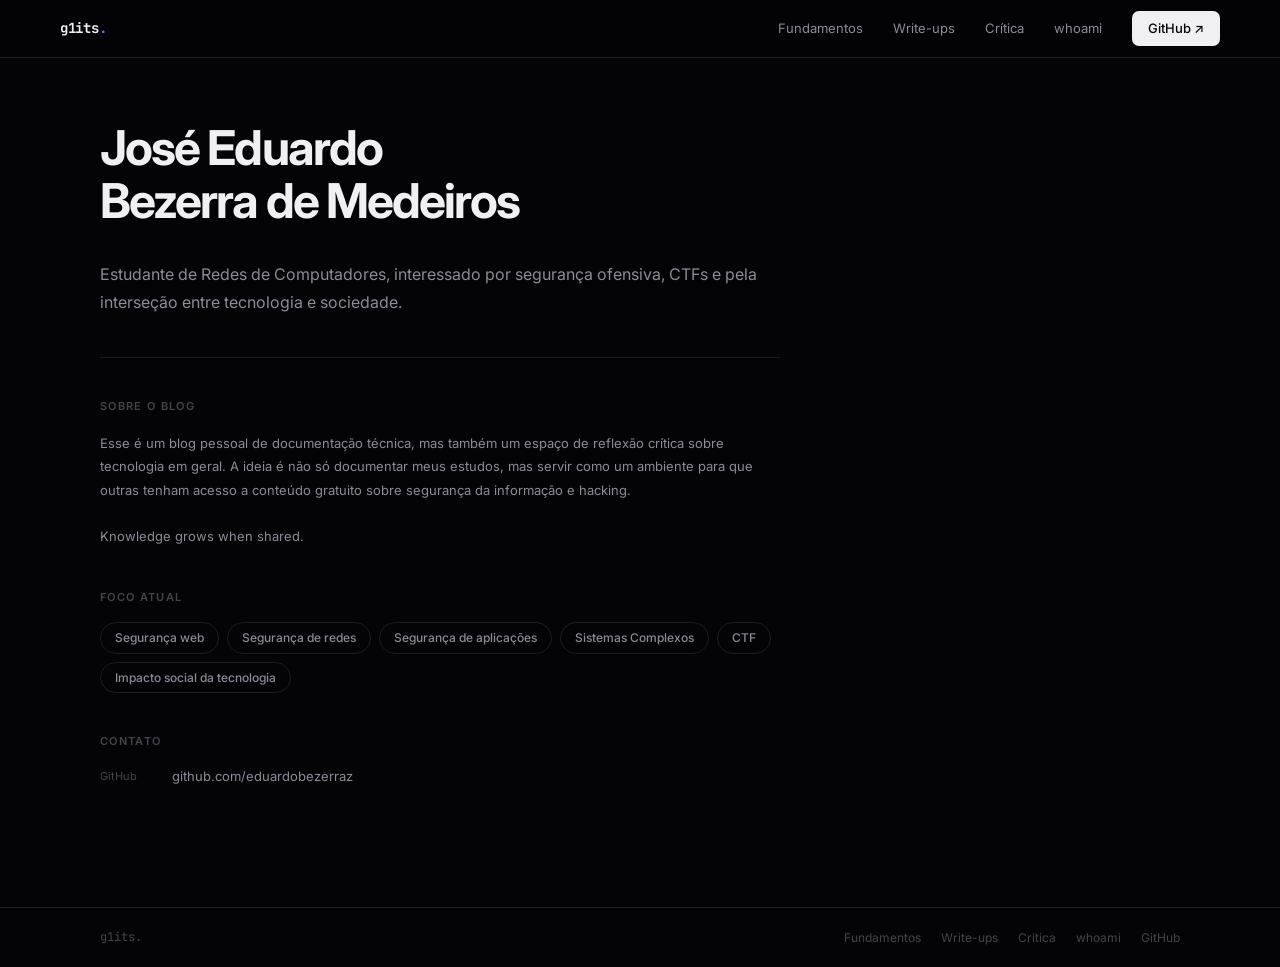
<file: whoami/whoami.html>
<!DOCTYPE html>
<html lang="pt-BR">
<head>
  <meta charset="utf-8">
  <title>whoami — G1its</title>
  <meta name="description" content="Sobre José Eduardo Bezerra de Medeiros.">
  <meta name="viewport" content="width=device-width, initial-scale=1.0">
  <link rel="preconnect" href="https://fonts.googleapis.com">
  <link rel="preconnect" href="https://fonts.gstatic.com" crossorigin>
  <link href="https://fonts.googleapis.com/css2?family=Inter:wght@400;500;600;700&family=JetBrains+Mono:wght@400;700&display=swap" rel="stylesheet">
  <link rel="stylesheet" href="../css/style.css">
  <style>
    .whoami-page { max-width: 680px; padding: 64px 0 80px; }
    .whoami-page h1 { font-size: clamp(2rem, 4vw, 3rem); font-weight: 700; letter-spacing: -0.04em; line-height: 1.1; margin-bottom: 32px; }
    .whoami-page .lead { font-size: 16px; color: var(--text-2); line-height: 1.8; margin-bottom: 40px; }
    .whoami-section { margin-bottom: 40px; }
    .whoami-section h2 { font-size: 11px; font-weight: 600; letter-spacing: .12em; text-transform: uppercase; color: var(--text-3); margin-bottom: 16px; }
    .skill-list { display: flex; flex-wrap: wrap; gap: 8px; }
    .skill { padding: 5px 14px; font-size: 12px; font-weight: 500; border: 1px solid var(--border); border-radius: 100px; color: var(--text-2); }
    .contact-list { display: flex; flex-direction: column; gap: 10px; }
    .contact-item { display: flex; align-items: center; gap: 12px; font-size: 13px; color: var(--text-2); }
    .contact-item a { color: var(--text-2); transition: color .15s; }
    .contact-item a:hover { color: var(--text-1); }
    .contact-label { font-size: 11px; color: var(--text-3); width: 60px; flex-shrink: 0; }
    .divider { border: none; border-top: 1px solid var(--border); margin: 40px 0; }
  </style>
</head>
<body>

<!-- NAV -->
<nav class="nav">
  <div class="nav-inner">
    <a href="../index.html" class="nav-brand">g1its<span>.</span></a>
    <ul class="nav-links">
      <li><a href="../fundamentos/index.html">Fundamentos</a></li>
      <li><a href="../writeups/index.html">Write-ups</a></li>
      <li><a href="../critica/index.html">Crítica</a></li>
      <li><a href="../whoami/whoami.html" class="active">whoami</a></li>
    </ul>
    <a href="https://github.com/eduardobezerraz" target="_blank" class="nav-cta">GitHub ↗</a>
  </div>
</nav>

<main>
  <div class="wrap">
    <div class="whoami-page">

      <h1>José Eduardo<br>Bezerra de Medeiros</h1>

      <p class="lead">
        Estudante de Redes de Computadores, interessado por segurança ofensiva,
        CTFs e pela interseção entre tecnologia e sociedade.
      </p>

      <hr class="divider">

        <div class="whoami-section">
        <h2>Sobre o blog</h2>
        <p style="font-size:13px;color:var(--text-2);line-height:1.8">
          Esse é um blog pessoal de documentação técnica, mas também um espaço de reflexão crítica sobre tecnologia em geral.
          A ideia é não só documentar meus estudos, mas servir como um ambiente para que outras tenham acesso a conteúdo gratuito sobre segurança da informação e hacking.
          <br><br>
          Knowledge grows when shared.
        </p>
      </div>

      <div class="whoami-section">
        <h2>Foco atual</h2>
        <div class="skill-list">
          <span class="skill">Segurança web</span>
          <span class="skill">Segurança de redes</span>
          <span class="skill">Segurança de aplicações</span>
          <span class="skill">Sistemas Complexos</span>
          <span class="skill">CTF</span>
          <span class="skill">Impacto social da tecnologia</span>
        </div>
      </div>

      <div class="whoami-section">
        <h2>Contato</h2>
        <div class="contact-list">
          <div class="contact-item">
            <span class="contact-label">GitHub</span>
            <a href="https://github.com/eduardobezerraz" target="_blank">github.com/eduardobezerraz</a>
          </div>
          <!-- adicione outros contatos abaixo -->
          <!-- <div class="contact-item">
            <span class="contact-label">Email</span>
            <a href="mailto:seuemail@exemplo.com">seuemail@exemplo.com</a>
          </div> -->
        </div>
      </div>
      
        </p>
      </div>

    </div>
  </div>
</main>

<!-- FOOTER -->
<footer>
  <div class="wrap">
    <div class="foot-inner">
      <span class="foot-brand">g1its.</span>
      <div class="foot-links">
        <a href="../fundamentos/index.html">Fundamentos</a>
        <a href="../writeups/index.html">Write-ups</a>
        <a href="../critica/index.html">Crítica</a>
        <a href="../whoami/whoami.html">whoami</a>
        <a href="https://github.com/eduardobezerraz" target="_blank">GitHub</a>
      </div>
    </div>
  </div>
</footer>

</body>
</html>
</file>
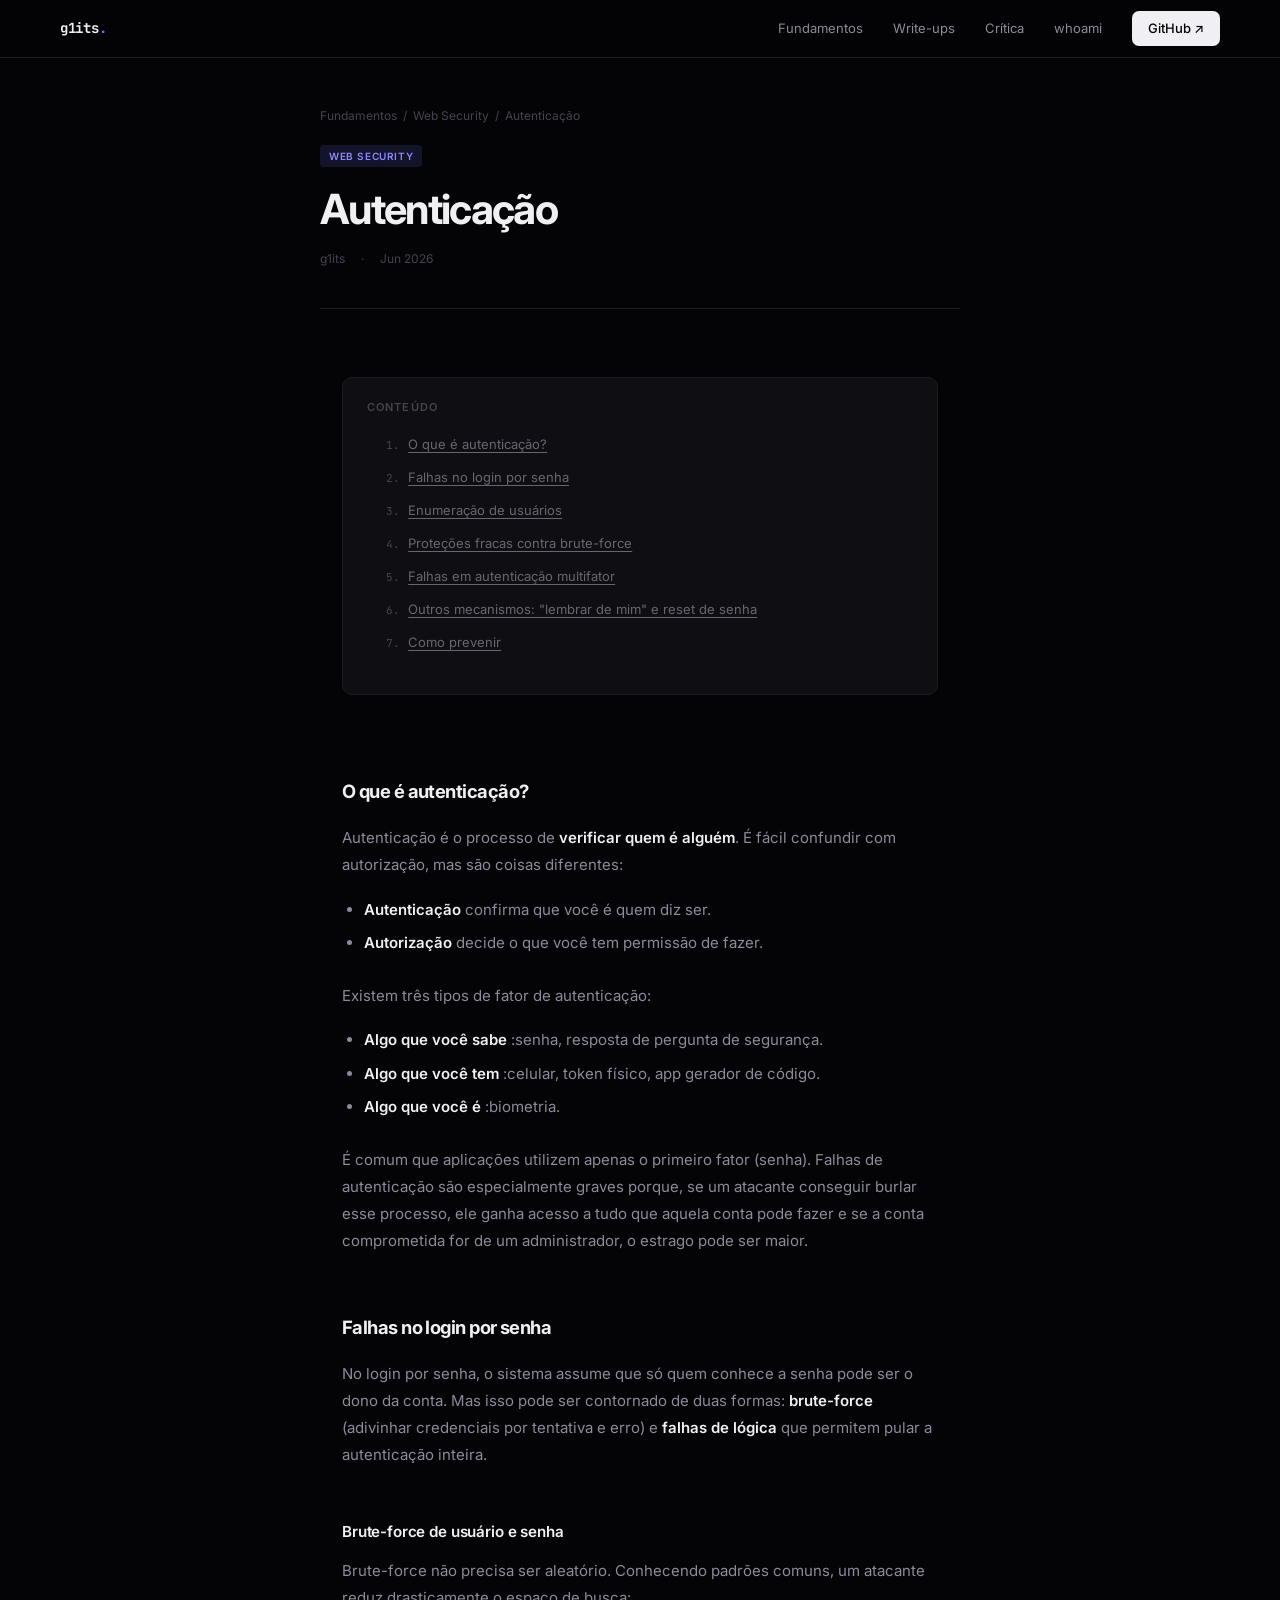
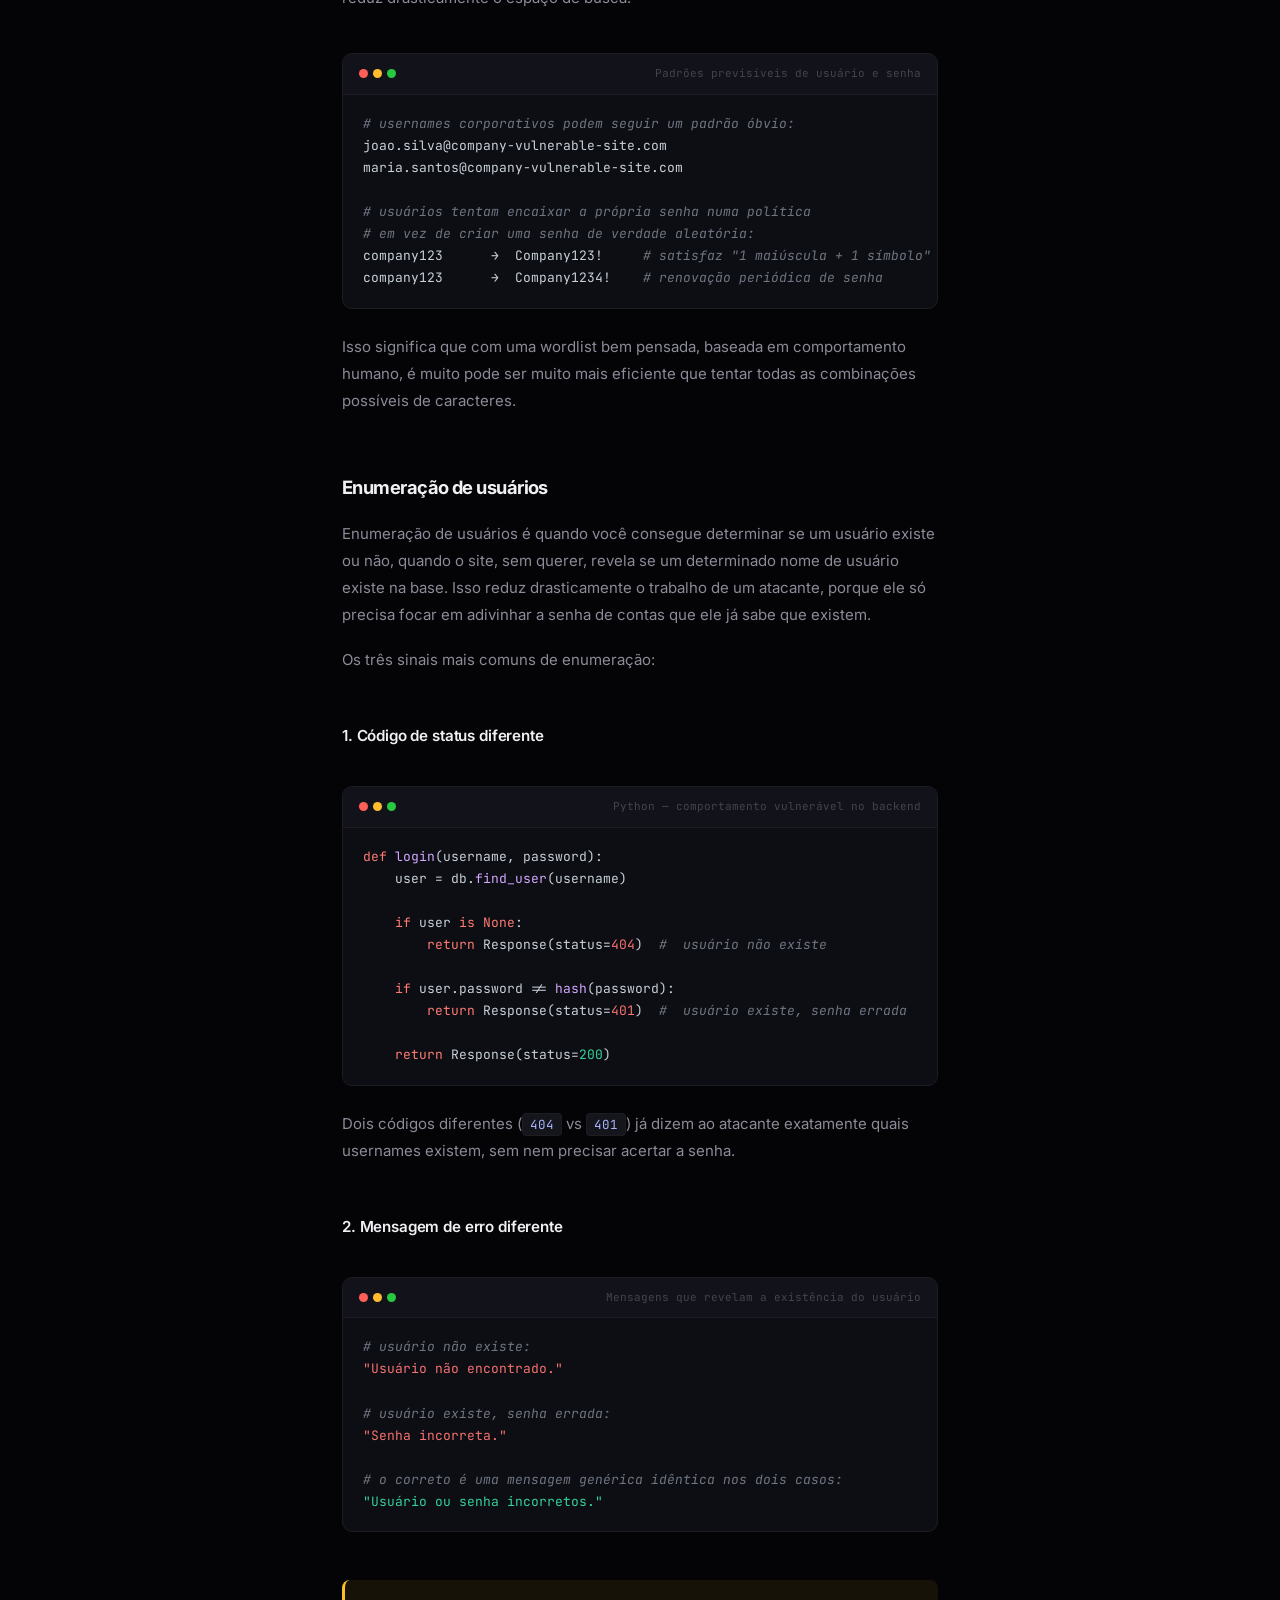
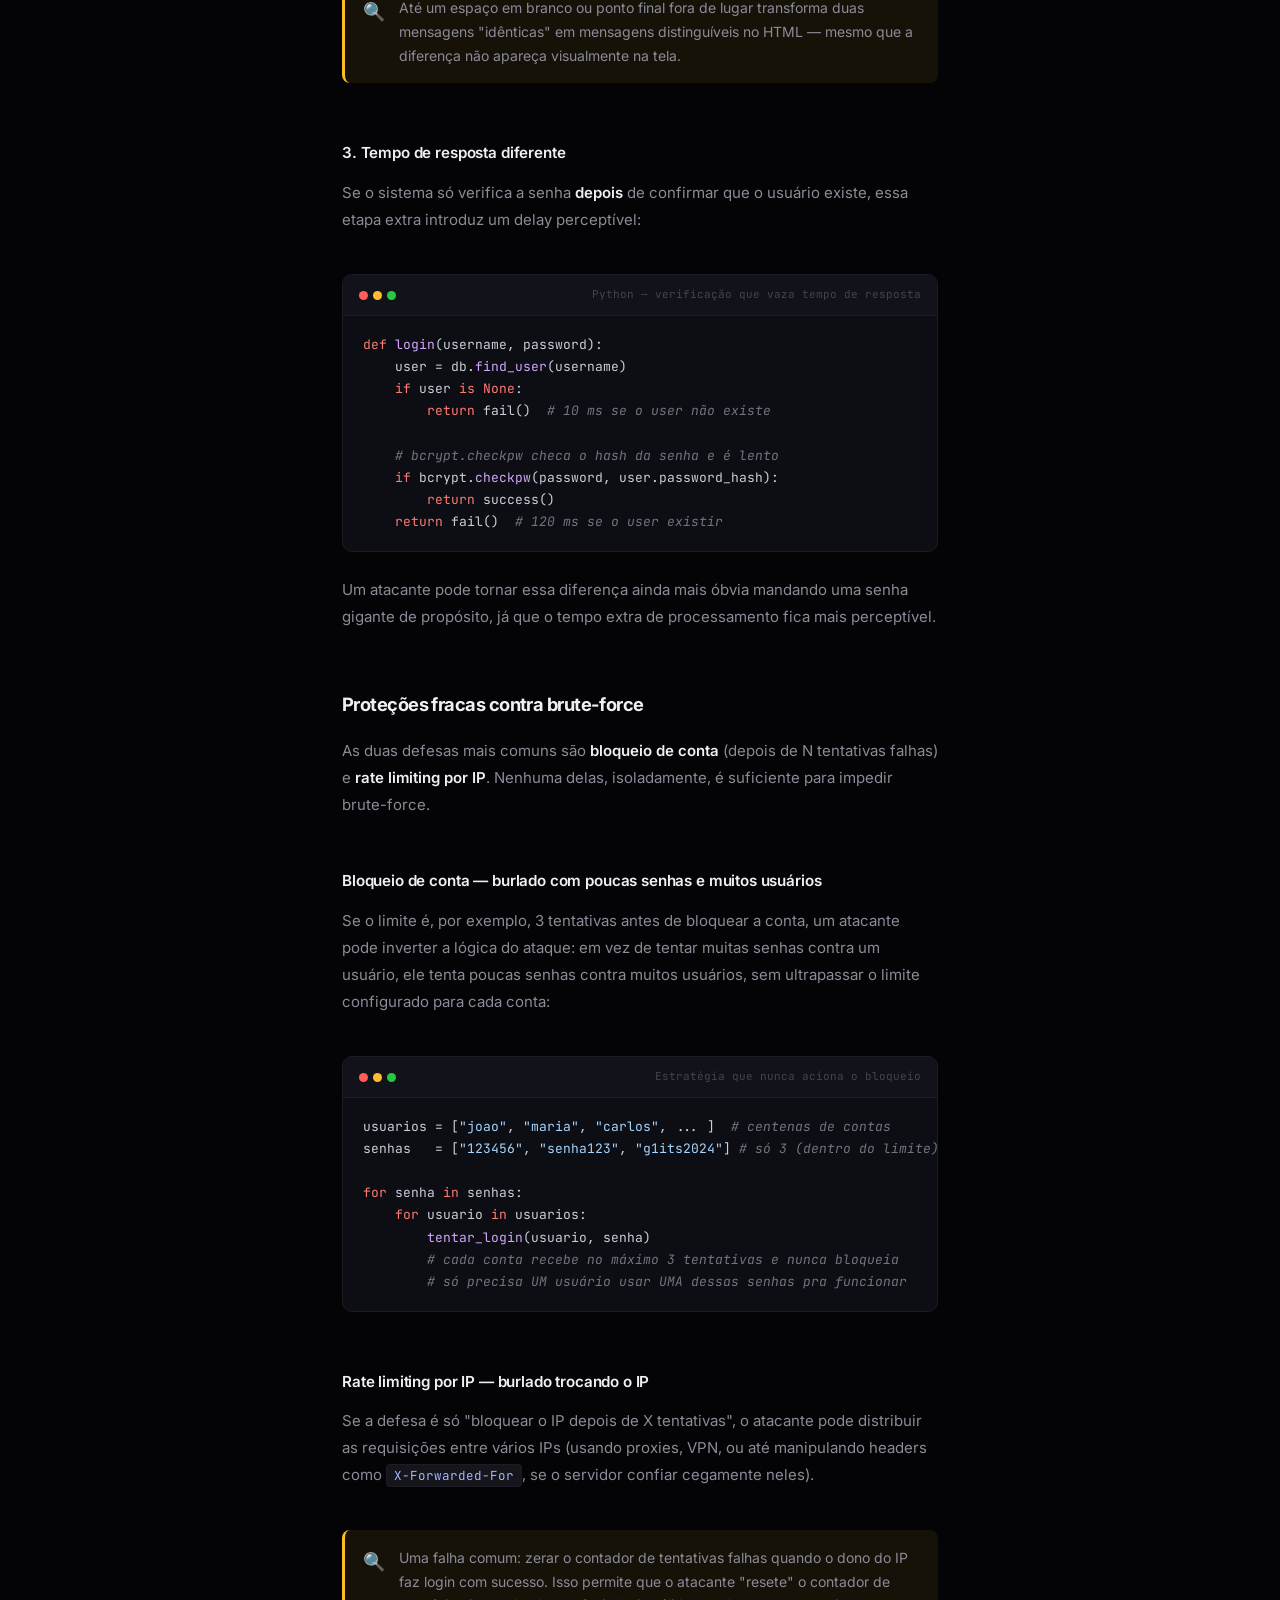
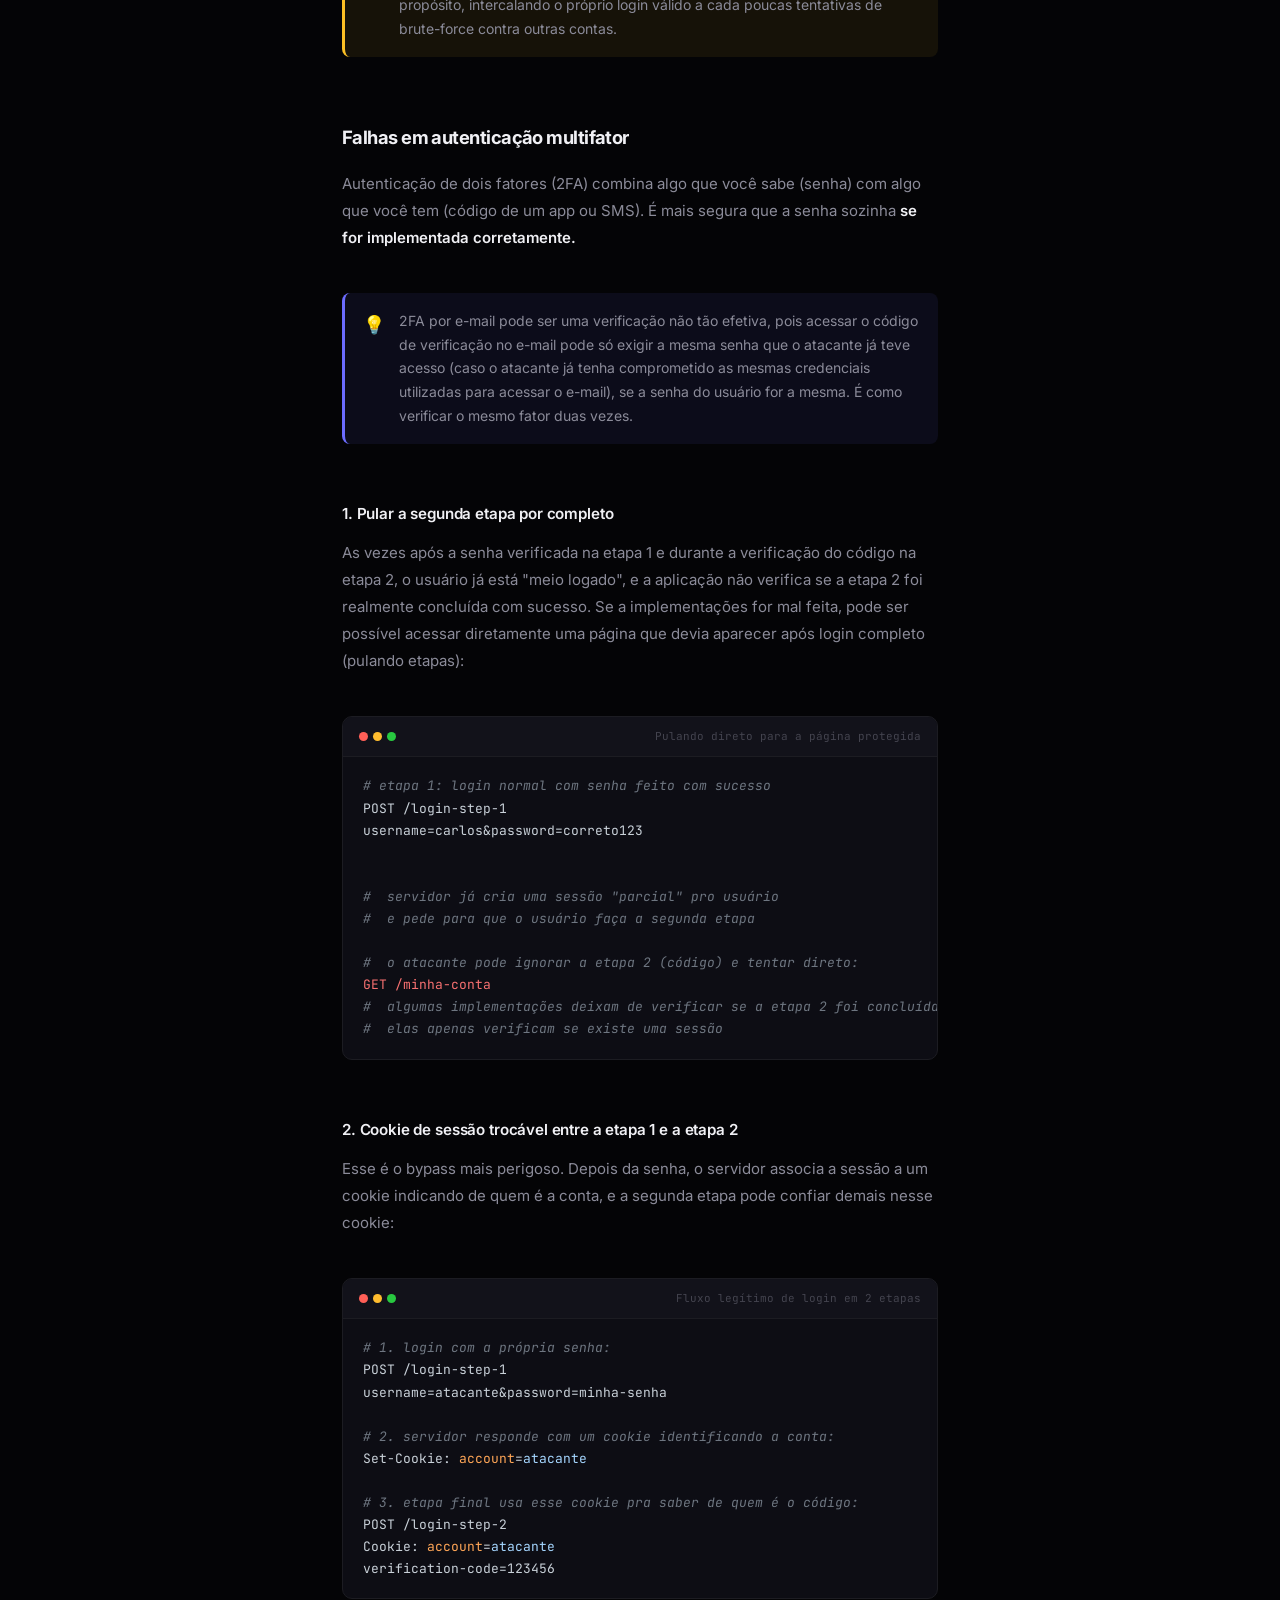
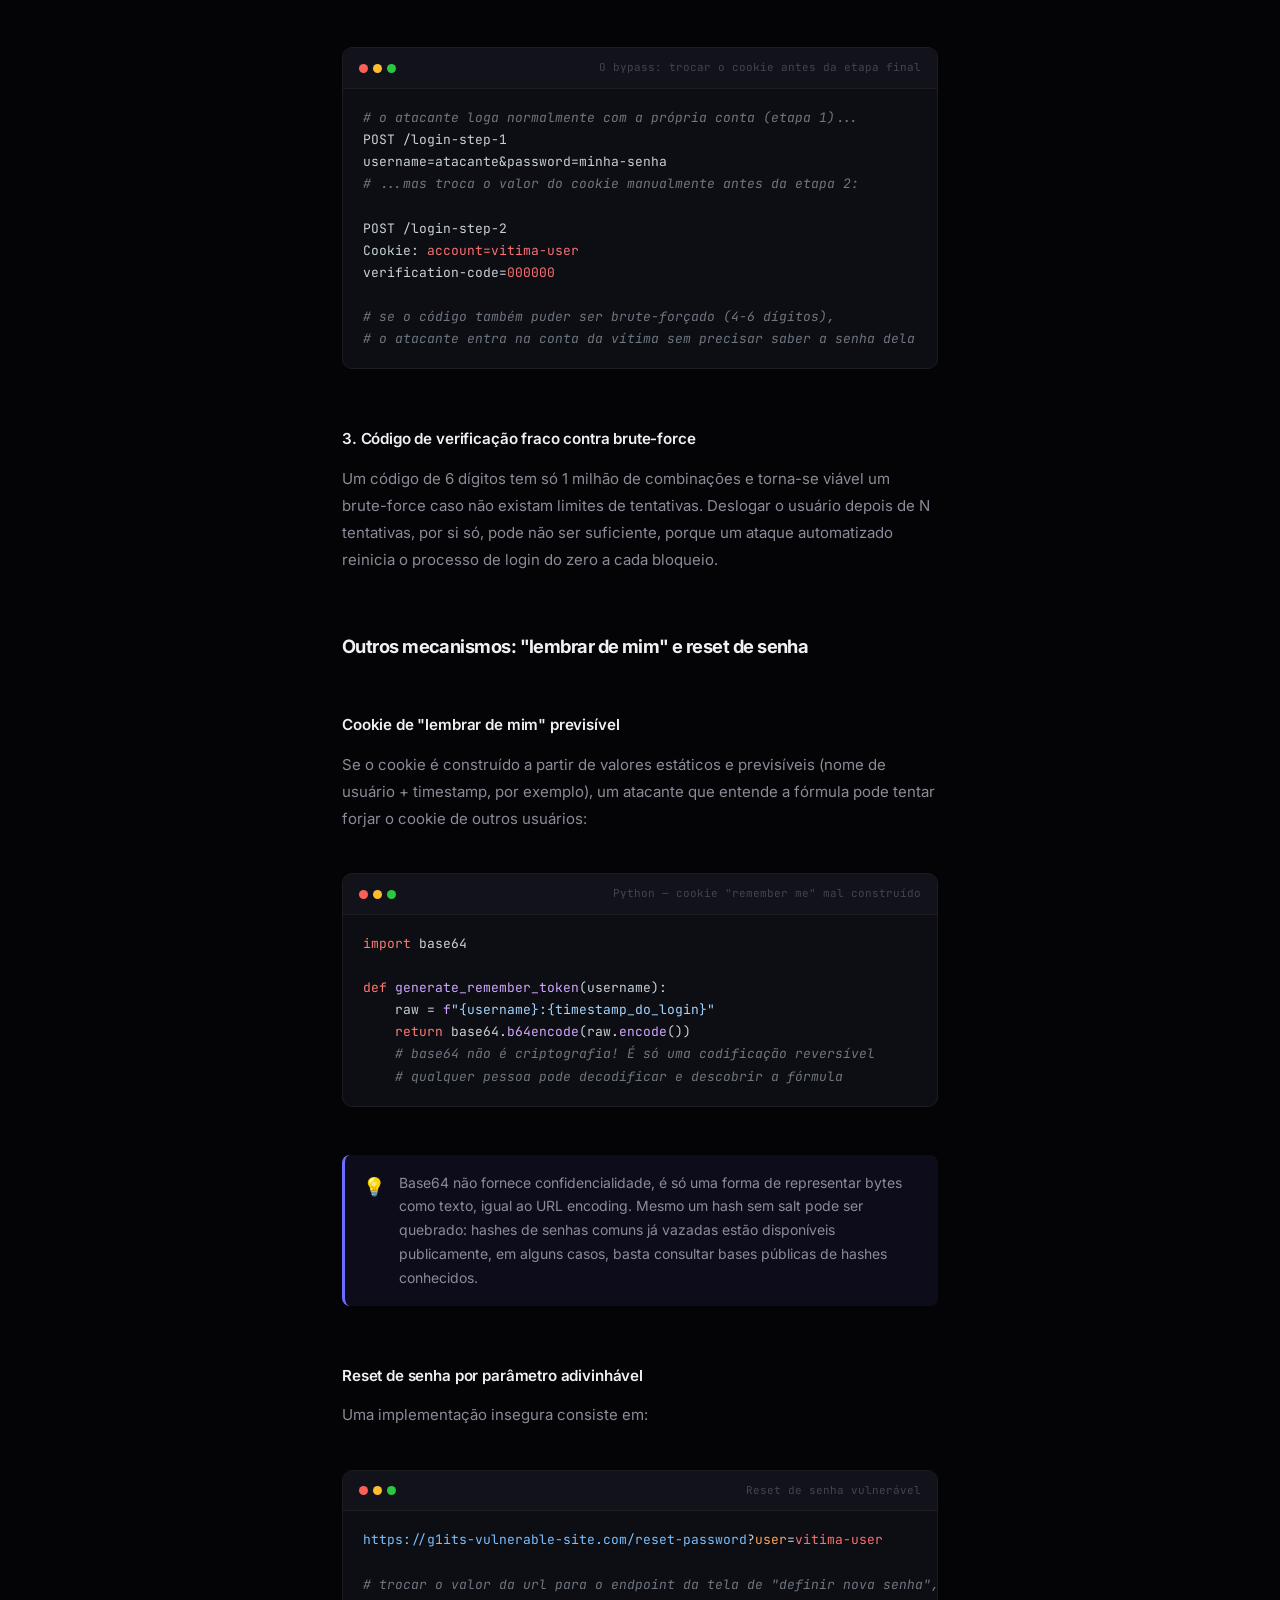
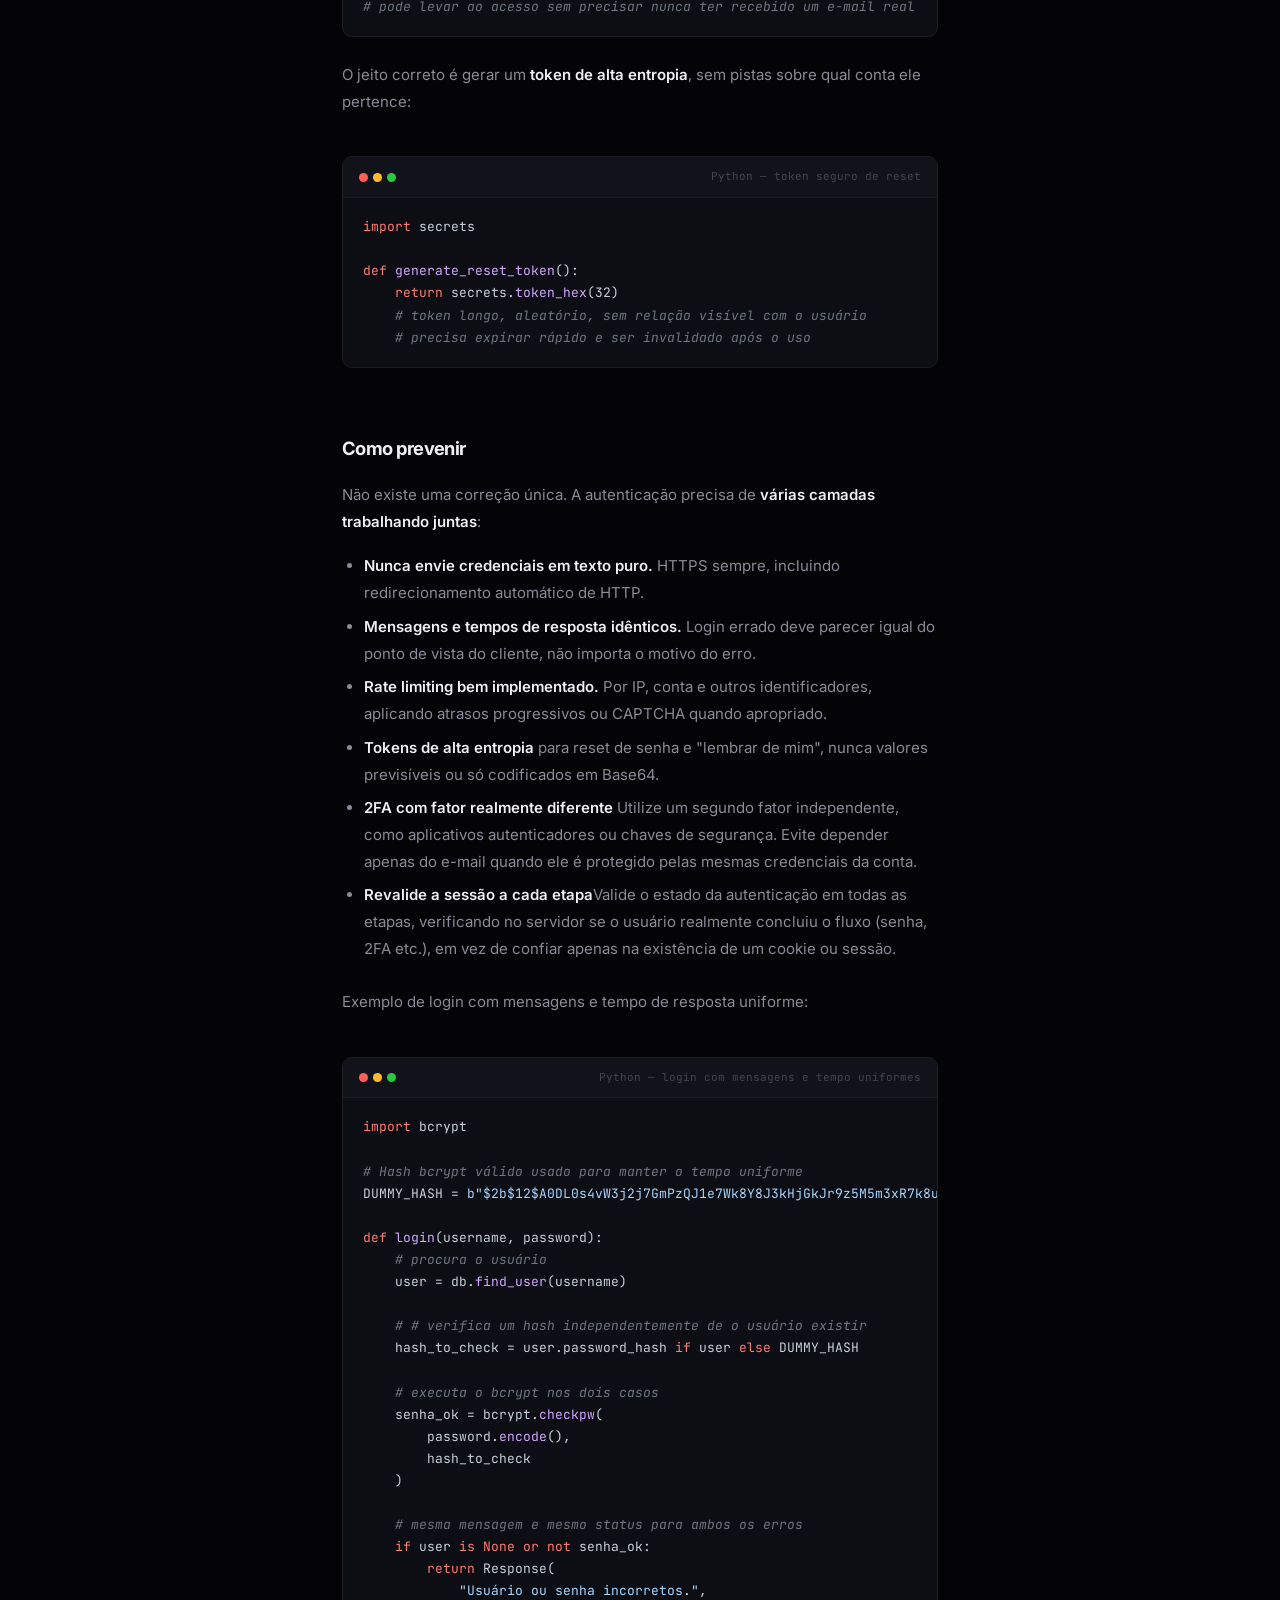
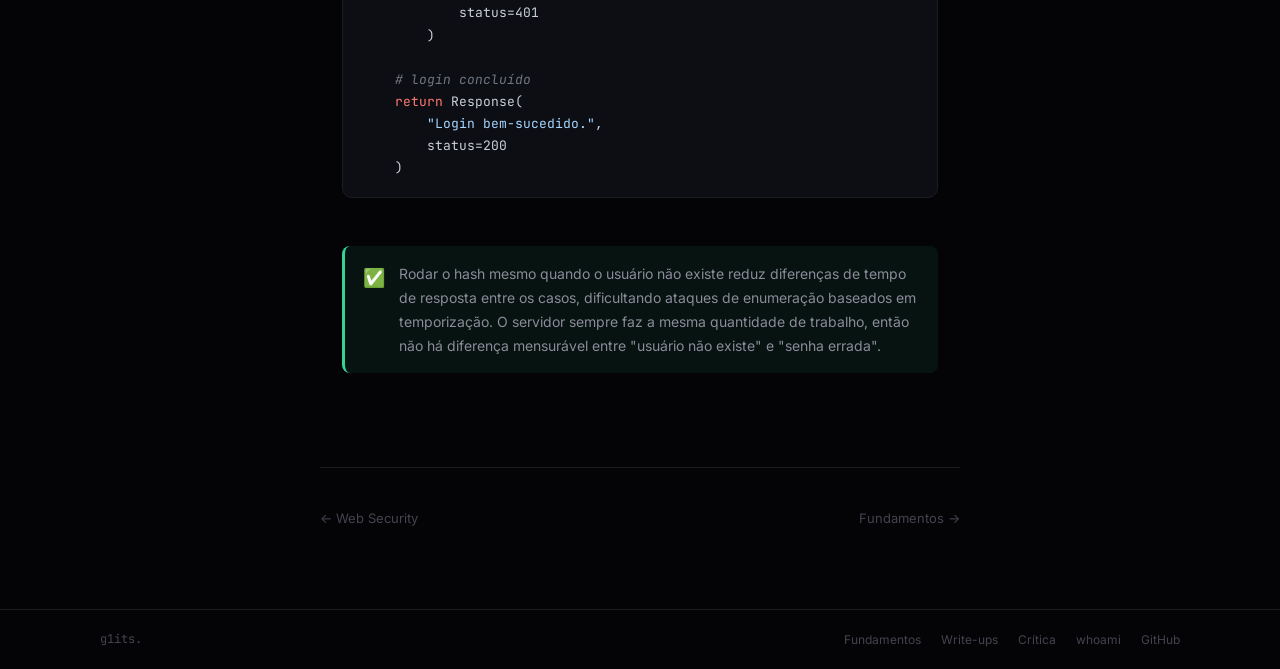
<file: fundamentos/web-security/autenticacao.html>
<!DOCTYPE html>
<html lang="pt-BR">
<head>
  <meta charset="utf-8">
  <title>Autenticação — Web Security — G1its</title>
  <meta name="description" content="Como falhas de autenticação, MFA e funcionalidades de conta quebram na prática — e como prevenir.">
  <meta name="viewport" content="width=device-width, initial-scale=1.0">
  <link rel="preconnect" href="https://fonts.googleapis.com">
  <link rel="preconnect" href="https://fonts.gstatic.com" crossorigin>
  <link href="https://fonts.googleapis.com/css2?family=Inter:wght@400;500;600;700&family=JetBrains+Mono:wght@400;700&display=swap" rel="stylesheet">
  <link rel="stylesheet" href="../../css/style.css">
  <style>
    .post-wrap { max-width: 720px; margin: 0 auto; padding: 0 2.5rem 80px; }

    .post-header { padding: 48px 0 40px; border-bottom: 1px solid var(--border); margin-bottom: 48px; }
    .post-header .breadcrumb { font-size: 12px; color: var(--text-3); margin-bottom: 20px; }
    .post-header .breadcrumb a { color: var(--text-3); transition: color .15s; }
    .post-header .breadcrumb a:hover { color: var(--text-1); }
    .post-header .post-tags { display: flex; gap: 8px; margin-bottom: 20px; }
    .post-header h1 { font-size: clamp(1.8rem, 4vw, 2.6rem); font-weight: 700; letter-spacing: -0.04em; line-height: 1.1; color: var(--text-1); margin-bottom: 16px; }
    .post-header .post-meta-line { font-size: 12px; color: var(--text-3); display: flex; align-items: center; gap: 16px; }

    .post-body { font-size: 15px; color: var(--text-2); line-height: 1.8; }
    .post-body h2 { font-size: 1.15rem; font-weight: 700; letter-spacing: -0.03em; color: var(--text-1); margin: 2.5rem 0 1rem; }
    .post-body h3 { font-size: 0.95rem; font-weight: 600; color: var(--text-1); margin: 2rem 0 0.75rem; letter-spacing: -0.01em; }
    .post-body p { margin-bottom: 1.1rem; }
    .post-body strong { color: var(--text-1); font-weight: 600; }
    .post-body a { color: var(--text-1); text-decoration: underline; text-underline-offset: 3px; opacity: .7; transition: opacity .15s; }
    .post-body a:hover { opacity: 1; }
    .post-body ul, .post-body ol { padding-left: 1.4rem; margin-bottom: 1.2rem; }
    .post-body li { margin-bottom: 0.4rem; }

    .post-body code { font-family: var(--font-mono); font-size: 12.5px; background: #15151c; color: #a8b4ff; padding: 2px 7px; border-radius: 4px; border: 1px solid var(--border); }

    .code-block { background: #0d0d14; border: 1px solid var(--border); border-radius: 10px; overflow: hidden; margin: 1.5rem 0; }
    .code-block-header { display: flex; align-items: center; justify-content: space-between; padding: 10px 16px; background: #12121a; border-bottom: 1px solid var(--border); font-family: var(--font-mono); font-size: 11px; color: var(--text-3); }
    .code-block-header .dots { display: flex; gap: 5px; }
    .code-block-header .dot { width: 9px; height: 9px; border-radius: 50%; }
    .code-block-header .dot.r { background: #ff5f57; }
    .code-block-header .dot.y { background: #febc2e; }
    .code-block-header .dot.g { background: #28c840; }
    .code-block pre { padding: 18px 20px; margin: 0; overflow-x: auto; font-family: var(--font-mono); font-size: 13px; line-height: 1.7; color: #c9d1d9; }

    .hl-kw     { color: #ff7b72; }
    .hl-fn     { color: #d2a8ff; }
    .hl-str    { color: #a5d6ff; }
    .hl-url    { color: #79c0ff; }
    .hl-param  { color: #ffa657; }
    .hl-danger { color: #f87171; }
    .hl-ok     { color: #34d399; }
    .hl-comment{ color: #6e7681; font-style: italic; }
    .hl-gray   { color: #6e7681; }

    .callout { display: flex; gap: 14px; padding: 16px 18px; border-radius: 8px; margin: 1.5rem 0; font-size: 14px; line-height: 1.7; }
    .callout-icon { font-size: 18px; flex-shrink: 0; margin-top: 1px; }
    .callout.info   { background: rgba(108,108,255,.08); border-left: 3px solid #6c6cff; }
    .callout.warn   { background: rgba(251,191,36,.07);  border-left: 3px solid #fbbf24; }
    .callout.danger { background: rgba(248,113,113,.08); border-left: 3px solid #f87171; }
    .callout.tip    { background: rgba(52,211,153,.07);  border-left: 3px solid #34d399; }

    .compare-grid { display: grid; grid-template-columns: 1fr 1fr; gap: 1px; background: var(--border); border: 1px solid var(--border); border-radius: 10px; overflow: hidden; margin: 1.5rem 0; }
    .compare-col { background: #0d0d14; padding: 18px 20px; }
    .compare-col h4 { font-size: 12px; font-weight: 600; letter-spacing: .04em; margin-bottom: 10px; }
    .compare-col.bad h4 { color: #f87171; }
    .compare-col.good h4 { color: #34d399; }
    .compare-col p { font-size: 13px; color: var(--text-2); margin-bottom: 0; line-height: 1.7; }
    @media (max-width: 640px) { .compare-grid { grid-template-columns: 1fr; } }

    .toc { background: var(--card-bg); border: 1px solid var(--border); border-radius: 10px; padding: 20px 24px; margin-bottom: 2.5rem; }
    .toc h4 { font-size: 11px; font-weight: 600; letter-spacing: .1em; text-transform: uppercase; color: var(--text-3); margin-bottom: 12px; }
    .toc ol  { padding-left: 1.2rem; counter-reset: toc; list-style: none; }
    .toc li  { counter-increment: toc; margin-bottom: 6px; }
    .toc li::before { content: counter(toc) "."; color: var(--text-3); font-size: 11px; margin-right: 8px; font-family: var(--font-mono); }
    .toc a   { font-size: 13px; color: var(--text-2); transition: color .15s; }
    .toc a:hover { color: var(--text-1); text-decoration: none; }

    .post-nav { display: flex; justify-content: space-between; align-items: center; padding-top: 40px; margin-top: 48px; border-top: 1px solid var(--border); }
    .post-nav a { font-size: 13px; color: var(--text-3); transition: color .15s; }
    .post-nav a:hover { color: var(--text-1); }

    @media (max-width: 768px) { .post-wrap { padding: 0 1.25rem 64px; } }
  </style>
</head>
<body>

<nav class="nav">
  <div class="nav-inner">
    <a href="../../index.html" class="nav-brand">g1its<span>.</span></a>
    <ul class="nav-links">
      <li><a href="../../fundamentos/index.html" class="active">Fundamentos</a></li>
      <li><a href="../../writeups/index.html">Write-ups</a></li>
      <li><a href="../../critica/index.html">Crítica</a></li>
      <li><a href="../../whoami/whoami.html">whoami</a></li>
    </ul>
    <a href="https://github.com/eduardobezerraz" target="_blank" class="nav-cta">GitHub ↗</a>
  </div>
</nav>

<main>
<div class="post-wrap">

  <header class="post-header">
    <p class="breadcrumb">
      <a href="../../fundamentos/index.html">Fundamentos</a> &nbsp;/&nbsp;
      <a href="../../fundamentos/web-security/index.html">Web Security</a>
      &nbsp;/&nbsp; Autenticação
    </p>
    <div class="post-tags">
      <span class="tag tag-fundamentos">Web Security</span>
    </div>
    <h1>Autenticação</h1>
    <div class="post-meta-line">
      <span>g1its</span>
      <span>·</span>
      <span>Jun 2026</span>
    </div>
  </header>

  <article class="post-body">

    <nav class="toc">
      <h4>Conteúdo</h4>
      <ol>
        <li><a href="#o-que-e">O que é autenticação?</a></li>
        <li><a href="#senha">Falhas no login por senha</a></li>
        <li><a href="#enumeracao">Enumeração de usuários</a></li>
        <li><a href="#brute-force">Proteções fracas contra brute-force</a></li>
        <li><a href="#mfa">Falhas em autenticação multifator</a></li>
        <li><a href="#outros">Outros mecanismos: "lembrar de mim" e reset de senha</a></li>
        <li><a href="#prevencao">Como prevenir</a></li>
      </ol>
    </nav>

    <!-- 1 -->
    <h2 id="o-que-e">O que é autenticação?</h2>

    <p>
      Autenticação é o processo de <strong>verificar quem é alguém</strong>.
      É fácil confundir com autorização, mas são coisas diferentes:
    </p>

    <ul>
      <li><strong>Autenticação</strong> confirma que você é quem diz ser.</li>
      <li><strong>Autorização</strong> decide o que você tem permissão de fazer.</li>
    </ul>

    <p>
      Existem três tipos de fator de autenticação:
    </p>

    <ul>
      <li><strong>Algo que você sabe</strong> :senha, resposta de pergunta de segurança.</li>
      <li><strong>Algo que você tem</strong> :celular, token físico, app gerador de código.</li>
      <li><strong>Algo que você é</strong> :biometria.</li>
    </ul>

    <p>
      É comum que aplicações utilizem apenas o primeiro fator (senha). Falhas de autenticação
      são especialmente graves porque, se um atacante conseguir burlar esse processo,
      ele ganha acesso a tudo que aquela conta pode fazer e se a conta comprometida
      for de um administrador, o estrago pode ser maior.
    </p>

    <!-- 2 -->
    <h2 id="senha">Falhas no login por senha</h2>

    <p>
      No login por senha, o sistema assume que só quem conhece a senha pode ser
      o dono da conta. Mas isso pode ser contornado de duas formas: <strong>brute-force</strong>
      (adivinhar credenciais por tentativa e erro) e <strong>falhas de lógica</strong>
      que permitem pular a autenticação inteira.
    </p>

    <h3>Brute-force de usuário e senha</h3>

    <p>
      Brute-force não precisa ser aleatório. Conhecendo padrões comuns, um atacante
      reduz drasticamente o espaço de busca:
    </p>

    <div class="code-block">
      <div class="code-block-header">
        <div class="dots"><span class="dot r"></span><span class="dot y"></span><span class="dot g"></span></div>
        <span>Padrões previsíveis de usuário e senha</span>
      </div>
      <pre><span class="hl-comment"># usernames corporativos podem seguir um padrão óbvio:</span>
joao.silva@company-vulnerable-site.com
maria.santos@company-vulnerable-site.com

<span class="hl-comment"># usuários tentam encaixar a própria senha numa política</span>
<span class="hl-comment"># em vez de criar uma senha de verdade aleatória:</span>
company123      →  Company123!     <span class="hl-comment"># satisfaz "1 maiúscula + 1 símbolo"</span>
company123      →  Company1234!    <span class="hl-comment"># renovação periódica de senha</span></pre>



    </div>

    <p>
      Isso significa que com uma wordlist bem pensada, baseada em comportamento humano,
      é muito pode ser muito mais eficiente que tentar todas as combinações possíveis de caracteres.
    </p>

    <!-- 3 -->
    <h2 id="enumeracao">Enumeração de usuários</h2>

    <p>
      Enumeração de usuários é quando você consegue determinar se um usuário existe ou não,
      quando o site, sem querer, revela se um determinado
      nome de usuário existe na base. Isso reduz
      drasticamente o trabalho de um atacante, porque ele só precisa focar em
      adivinhar a senha de contas que ele já sabe que existem.
    </p>

    <p>Os três sinais mais comuns de enumeração:</p>

    <h3>1. Código de status diferente</h3>

    <div class="code-block">
      <div class="code-block-header">
        <div class="dots"><span class="dot r"></span><span class="dot y"></span><span class="dot g"></span></div>
        <span>Python — comportamento vulnerável no backend</span>
      </div>
      <pre><span class="hl-kw">def</span> <span class="hl-fn">login</span>(username, password):
    user = db.<span class="hl-fn">find_user</span>(username)

    <span class="hl-kw">if</span> user <span class="hl-kw">is</span> <span class="hl-kw">None</span>:
        <span class="hl-kw">return</span> Response(status=<span class="hl-danger">404</span>)  <span class="hl-comment">#  usuário não existe</span>

    <span class="hl-kw">if</span> user.password != <span class="hl-fn">hash</span>(password):
        <span class="hl-kw">return</span> Response(status=<span class="hl-danger">401</span>)  <span class="hl-comment">#  usuário existe, senha errada</span>

    <span class="hl-kw">return</span> Response(status=<span class="hl-ok">200</span>)</pre>
    </div>

    <p>
      Dois códigos diferentes (<code>404</code> vs <code>401</code>) já dizem ao
      atacante exatamente quais usernames existem, sem nem precisar acertar a senha.
    </p>

    <h3>2. Mensagem de erro diferente</h3>

    <div class="code-block">
      <div class="code-block-header">
        <div class="dots"><span class="dot r"></span><span class="dot y"></span><span class="dot g"></span></div>
        <span>Mensagens que revelam a existência do usuário</span>
      </div>
      <pre><span class="hl-comment"># usuário não existe:</span>
<span class="hl-danger">"Usuário não encontrado."</span>

<span class="hl-comment"># usuário existe, senha errada:</span>
<span class="hl-danger">"Senha incorreta."</span>

<span class="hl-comment"># o correto é uma mensagem genérica idêntica nos dois casos:</span>
<span class="hl-ok">"Usuário ou senha incorretos."</span></pre>
    </div>

    <div class="callout warn">
      <span class="callout-icon">🔍</span>
      <span>
        Até um espaço em branco ou ponto final fora de lugar transforma duas
        mensagens "idênticas" em mensagens distinguíveis no HTML — mesmo que
        a diferença não apareça visualmente na tela.
      </span>
    </div>

    <h3>3. Tempo de resposta diferente</h3>

    <p>
      Se o sistema só verifica a senha <strong>depois</strong> de confirmar que
      o usuário existe, essa etapa extra introduz um delay perceptível:
    </p>

    <div class="code-block">
      <div class="code-block-header">
        <div class="dots"><span class="dot r"></span><span class="dot y"></span><span class="dot g"></span></div>
        <span>Python — verificação que vaza tempo de resposta</span>
      </div>
      <pre><span class="hl-kw">def</span> <span class="hl-fn">login</span>(username, password):
    user = db.<span class="hl-fn">find_user</span>(username)
    <span class="hl-kw">if</span> user <span class="hl-kw">is</span> <span class="hl-kw">None</span>:
        <span class="hl-kw">return</span> fail()  <span class="hl-comment"># 10 ms se o user não existe</span>

    <span class="hl-comment"># bcrypt.checkpw checa o hash da senha e é lento</span>
    <span class="hl-kw">if</span> bcrypt.<span class="hl-fn">checkpw</span>(password, user.password_hash):
        <span class="hl-kw">return</span> success()
    <span class="hl-kw">return</span> fail()  <span class="hl-comment"># 120 ms se o user existir </span></pre>
    </div>

    <p>
      Um atacante pode tornar essa diferença ainda mais óbvia mandando uma
      senha gigante de propósito, já que o tempo extra de processamento
      fica mais perceptível.
    </p>

    <!-- 4 -->
    <h2 id="brute-force">Proteções fracas contra brute-force</h2>

    <p>
      As duas defesas mais comuns são <strong>bloqueio de conta</strong> (depois
      de N tentativas falhas) e <strong>rate limiting por IP</strong>. Nenhuma delas, isoladamente,
       é suficiente para impedir brute-force.
    </p>

    <h3>Bloqueio de conta — burlado com poucas senhas e muitos usuários</h3>

    <p>
      Se o limite é, por exemplo, 3 tentativas antes de bloquear a conta, um
      atacante pode inverter a lógica do ataque: em vez de tentar muitas
      senhas contra um usuário, ele tenta poucas senhas contra muitos usuários,
      sem ultrapassar o limite configurado para cada conta:
    </p>

    <div class="code-block">
      <div class="code-block-header">
        <div class="dots"><span class="dot r"></span><span class="dot y"></span><span class="dot g"></span></div>
        <span>Estratégia que nunca aciona o bloqueio</span>
      </div>
      <pre>usuarios = [<span class="hl-str">"joao"</span>, <span class="hl-str">"maria"</span>, <span class="hl-str">"carlos"</span>, ... ]  <span class="hl-comment"># centenas de contas</span>
senhas   = [<span class="hl-str">"123456"</span>, <span class="hl-str">"senha123"</span>, <span class="hl-str">"g1its2024"</span>] <span class="hl-comment"># só 3 (dentro do limite)</span>

<span class="hl-kw">for</span> senha <span class="hl-kw">in</span> senhas:
    <span class="hl-kw">for</span> usuario <span class="hl-kw">in</span> usuarios:
        <span class="hl-fn">tentar_login</span>(usuario, senha)
        <span class="hl-comment"># cada conta recebe no máximo 3 tentativas e nunca bloqueia</span>
        <span class="hl-comment"># só precisa UM usuário usar UMA dessas senhas pra funcionar</span></pre>
    </div>

    <h3>Rate limiting por IP — burlado trocando o IP</h3>

    <p>
      Se a defesa é só "bloquear o IP depois de X tentativas", o atacante pode distribuir
      as requisições entre vários IPs (usando proxies, VPN, ou até manipulando headers
      como <code>X-Forwarded-For</code>, se o servidor confiar cegamente neles).
    </p>

    <div class="callout warn">
      <span class="callout-icon">🔍</span>
      <span>
        Uma falha comum: zerar o contador de tentativas falhas quando o dono do IP
        faz login com sucesso. Isso permite que o atacante "resete" o contador
        de propósito, intercalando o próprio login válido a cada poucas tentativas
        de brute-force contra outras contas.
      </span>
    </div>

    <!-- 5 -->
    <h2 id="mfa">Falhas em autenticação multifator</h2>

    <p>
      Autenticação de dois fatores (2FA) combina algo que você sabe (senha) com
      algo que você tem (código de um app ou SMS). É mais segura que a senha sozinha
      <strong>se for implementada corretamente.</strong> 
    </p>

    <div class="callout info">
      <span class="callout-icon">💡</span>
      <span>
        2FA por e-mail pode ser uma verificação não tão efetiva, pois acessar o código de verificação no
        e-mail pode só exigir a mesma senha que o atacante já teve acesso (caso o atacante já tenha 
        comprometido as mesmas credenciais utilizadas para acessar o e-mail),
         se a senha do usuário for a mesma. É como verificar o mesmo fator duas vezes.
      </span>
    </div>

    <h3>1. Pular a segunda etapa por completo</h3>

    <p>
      As vezes após a senha verificada na etapa 1 e durante a verificação do código na etapa 2, o usuário já está
      "meio logado", e a aplicação não verifica se a etapa 2 foi realmente concluída com sucesso. Se a implementações
      for mal feita, pode ser possível acessar diretamente uma página que devia aparecer após login completo (pulando etapas):
    </p>

    <div class="code-block">
      <div class="code-block-header">
        <div class="dots"><span class="dot r"></span><span class="dot y"></span><span class="dot g"></span></div>
        <span>Pulando direto para a página protegida</span>
      </div>
      <pre><span class="hl-comment"># etapa 1: login normal com senha feito com sucesso</span>
POST /login-step-1
username=carlos&password=correto123
<br>
<span class="hl-comment">#  servidor já cria uma sessão "parcial" pro usuário</span>
<span class="hl-comment">#  e pede para que o usuário faça a segunda etapa</span>

<span class="hl-comment">#  o atacante pode ignorar a etapa 2 (código) e tentar direto:</span>
<span class="hl-danger">GET /minha-conta</span>
<span class="hl-comment">#  algumas implementações deixam de verificar se a etapa 2 foi concluída</span>
<span class="hl-comment">#  elas apenas verificam se existe uma sessão</span></pre>


    </div>

    <h3>2. Cookie de sessão trocável entre a etapa 1 e a etapa 2</h3>

    <p>
      Esse é o bypass mais perigoso. Depois da senha, o servidor associa a sessão
      a um cookie indicando de quem é a conta, e a segunda etapa pode confiar demais
      nesse cookie:
    </p>

    <div class="code-block">
      <div class="code-block-header">
        <div class="dots"><span class="dot r"></span><span class="dot y"></span><span class="dot g"></span></div>
        <span>Fluxo legítimo de login em 2 etapas</span>
      </div>
      <pre><span class="hl-comment"># 1. login com a própria senha:</span>
POST /login-step-1
username=atacante&password=minha-senha

<span class="hl-comment"># 2. servidor responde com um cookie identificando a conta:</span>
Set-Cookie: <span class="hl-param">account</span>=<span class="hl-str">atacante</span>

<span class="hl-comment"># 3. etapa final usa esse cookie pra saber de quem é o código:</span>
POST /login-step-2
Cookie: <span class="hl-param">account</span>=<span class="hl-str">atacante</span>
verification-code=123456</pre>
    </div>

    <div class="code-block">
      <div class="code-block-header">
        <div class="dots"><span class="dot r"></span><span class="dot y"></span><span class="dot g"></span></div>
        <span>O bypass: trocar o cookie antes da etapa final</span>
      </div>
      <pre><span class="hl-comment"># o atacante loga normalmente com a própria conta (etapa 1)...</span>
POST /login-step-1
username=atacante&password=minha-senha
<span class="hl-comment"># ...mas troca o valor do cookie manualmente antes da etapa 2:</span>

POST /login-step-2
Cookie: <span class="hl-danger">account=vitima-user</span>
verification-code=<span class="hl-danger">000000</span>
<span class="hl-comment">
# se o código também puder ser brute-forçado (4-6 dígitos),
# o atacante entra na conta da vítima sem precisar saber a senha dela</span></pre>
    </div>

    <h3>3. Código de verificação fraco contra brute-force</h3>

    <p>
      Um código de 6 dígitos tem só 1 milhão de combinações e torna-se viável um brute-force
      caso não existam limites de tentativas. Deslogar o usuário depois de N tentativas, 
      por si só, pode não ser suficiente, porque um ataque automatizado reinicia 
      o processo de login do zero a cada bloqueio.
    </p>

    <!-- 6 -->
    <h2 id="outros">Outros mecanismos: "lembrar de mim" e reset de senha</h2>

    <h3>Cookie de "lembrar de mim" previsível</h3>

    <p>
      Se o cookie é construído a partir de valores estáticos e previsíveis
      (nome de usuário + timestamp, por exemplo), um atacante que entende a fórmula
      pode tentar forjar o cookie de outros usuários:
    </p>

    <div class="code-block">
      <div class="code-block-header">
        <div class="dots"><span class="dot r"></span><span class="dot y"></span><span class="dot g"></span></div>
        <span>Python — cookie "remember me" mal construído</span>
      </div>
      <pre><span class="hl-kw">import</span> base64

<span class="hl-kw">def</span> <span class="hl-fn">generate_remember_token</span>(username):
    raw = <span class="hl-fn">f</span><span class="hl-str">"{username}:{timestamp_do_login}"</span>
    <span class="hl-kw">return</span> base64.<span class="hl-fn">b64encode</span>(raw.<span class="hl-fn">encode</span>())
    <span class="hl-comment"># base64 não é criptografia! É só uma codificação reversível</span>
    <span class="hl-comment"># qualquer pessoa pode decodificar e descobrir a fórmula</span></pre>
    </div>

    <div class="callout info">
      <span class="callout-icon">💡</span>
      <span>
        Base64 não fornece confidencialidade, é só uma forma de representar bytes como texto,
        igual ao URL encoding. Mesmo um hash sem salt pode ser quebrado: hashes
        de senhas comuns já vazadas estão disponíveis publicamente, em alguns casos, 
        basta consultar bases públicas de hashes conhecidos.
      </span>
    </div>

    <h3>Reset de senha por parâmetro adivinhável</h3>

    <p>
      Uma implementação insegura consiste em:
    </p>

    <div class="code-block">
      <div class="code-block-header">
        <div class="dots"><span class="dot r"></span><span class="dot y"></span><span class="dot g"></span></div>
        <span>Reset de senha vulnerável</span>
      </div>
      <pre><span class="hl-url">https://g1its-vulnerable-site.com/reset-password</span>?<span class="hl-param">user</span>=<span class="hl-danger">vitima-user</span>

<span class="hl-comment"># trocar o valor da url para o endpoint da tela de "definir nova senha",</span>
<span class="hl-comment"># pode levar ao acesso sem precisar nunca ter recebido um e-mail real</span></pre>
    </div>

    <p>
      O jeito correto é gerar um <strong>token de alta entropia</strong>, sem
      pistas sobre qual conta ele pertence:
    </p>

    <div class="code-block">
      <div class="code-block-header">
        <div class="dots"><span class="dot r"></span><span class="dot y"></span><span class="dot g"></span></div>
        <span>Python — token seguro de reset</span>
      </div>
      <pre><span class="hl-kw">import</span> secrets

<span class="hl-kw">def</span> <span class="hl-fn">generate_reset_token</span>():
    <span class="hl-kw">return</span> secrets.<span class="hl-fn">token_hex</span>(<span class="hl-num">32</span>)
    <span class="hl-comment"># token longo, aleatório, sem relação visível com o usuário</span>
    <span class="hl-comment"># precisa expirar rápido e ser invalidado após o uso</span></pre>
    </div>


    <!-- 7 -->
    <h2 id="prevencao">Como prevenir</h2>

    <p>
      Não existe uma correção única. A autenticação precisa de
      <strong>várias camadas trabalhando juntas</strong>:
    </p>

    <ul>
      <li><strong>Nunca envie credenciais em texto puro.</strong> HTTPS sempre,
      incluindo redirecionamento automático de HTTP.</li>
      <li><strong>Mensagens e tempos de resposta idênticos.</strong> Login errado
      deve parecer igual do ponto de vista do cliente, não importa o motivo do erro.</li>
      <li><strong>Rate limiting bem implementado.</strong> Por IP, conta e outros identificadores,
         aplicando atrasos progressivos ou CAPTCHA quando apropriado.</li>
      <li><strong>Tokens de alta entropia</strong> para reset de senha e
      "lembrar de mim", nunca valores previsíveis ou só codificados em Base64.</li>
      <li><strong>2FA com fator realmente diferente</strong> Utilize um segundo fator independente, como aplicativos autenticadores ou chaves de segurança.
         Evite depender apenas do e-mail quando ele é protegido pelas mesmas credenciais da conta.</li>
      <li><strong>Revalide a sessão a cada etapa</strong>Valide o estado da autenticação em todas as etapas, 
        verificando no servidor se o usuário realmente concluiu o fluxo (senha, 2FA etc.),
         em vez de confiar apenas na existência de um cookie ou sessão.</li>
    </ul>

    <p>
      Exemplo de login com mensagens e tempo de resposta uniforme:
    </p>

<div class="code-block">
  <div class="code-block-header">
    <div class="dots"><span class="dot r"></span><span class="dot y"></span><span class="dot g"></span></div>
    <span>Python — login com mensagens e tempo uniformes</span>
  </div>
  <pre><span class="hl-kw">import</span> bcrypt

<span class="hl-comment"># Hash bcrypt válido usado para manter o tempo uniforme</span>
DUMMY_HASH = <span class="hl-str">b"$2b$12$A0DL0s4vW3j2j7GmPzQJ1e7Wk8Y8J3kHjGkJr9z5M5m3xR7k8uL6."</span>

<span class="hl-kw">def</span> <span class="hl-fn">login</span>(username, password):
    <span class="hl-comment"># procura o usuário</span>
    user = db.<span class="hl-fn">find_user</span>(username)

    <span class="hl-comment"># # verifica um hash independentemente de o usuário existir</span>
    hash_to_check = user.password_hash <span class="hl-kw">if</span> user <span class="hl-kw">else</span> DUMMY_HASH

    <span class="hl-comment"># executa o bcrypt nos dois casos</span>
    senha_ok = bcrypt.<span class="hl-fn">checkpw</span>(
        password.<span class="hl-fn">encode</span>(),
        hash_to_check
    )

    <span class="hl-comment"># mesma mensagem e mesmo status para ambos os erros</span>
    <span class="hl-kw">if</span> user <span class="hl-kw">is</span> <span class="hl-kw">None</span> <span class="hl-kw">or not</span> senha_ok:
        <span class="hl-kw">return</span> Response(
            <span class="hl-str">"Usuário ou senha incorretos."</span>,
            status=<span class="hl-num">401</span>
        )

    <span class="hl-comment"># login concluído</span>
    <span class="hl-kw">return</span> Response(
        <span class="hl-str">"Login bem-sucedido."</span>,
        status=<span class="hl-num">200</span>
    )</pre>
</div>

    <div class="callout tip">
      <span class="callout-icon">✅</span>
      <span>
        Rodar o hash mesmo quando o usuário não existe reduz diferenças de tempo de resposta entre os casos,
         dificultando ataques de enumeração baseados em temporização.
         O servidor sempre faz a mesma quantidade de trabalho,
        então não há diferença mensurável entre "usuário não existe" e "senha errada".
      </span>
    </div>

  </article>

  <nav class="post-nav">
    <a href="../../fundamentos/web-security/index.html">← Web Security</a>
    <a href="../../fundamentos/index.html">Fundamentos →</a>
  </nav>

</div>
</main>

<footer>
  <div class="wrap">
    <div class="foot-inner">
      <span class="foot-brand">g1its.</span>
      <div class="foot-links">
        <a href="../../fundamentos/index.html">Fundamentos</a>
        <a href="../../writeups/index.html">Write-ups</a>
        <a href="../../critica/index.html">Crítica</a>
        <a href="../../whoami/whoami.html">whoami</a>
        <a href="https://github.com/eduardobezerraz" target="_blank">GitHub</a>
      </div>
    </div>
  </div>
</footer>

</body>
</html>
</file>
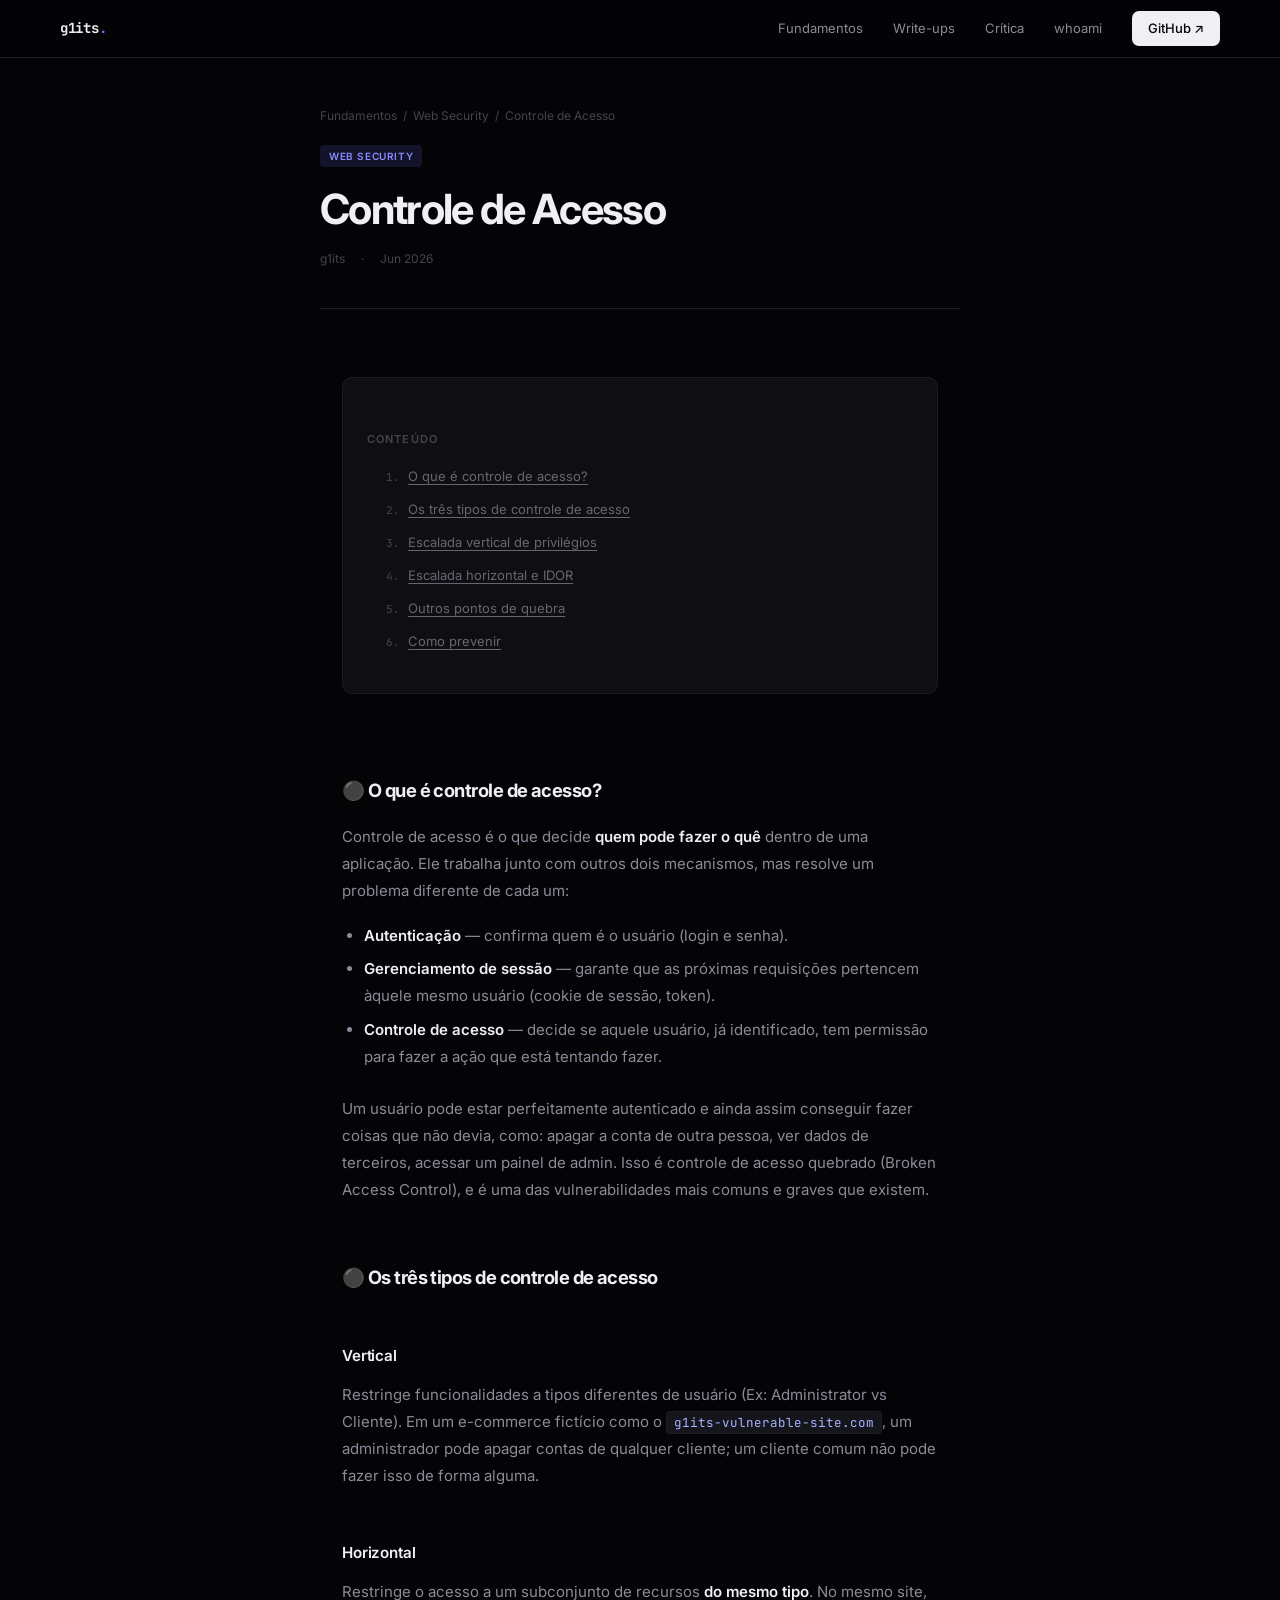
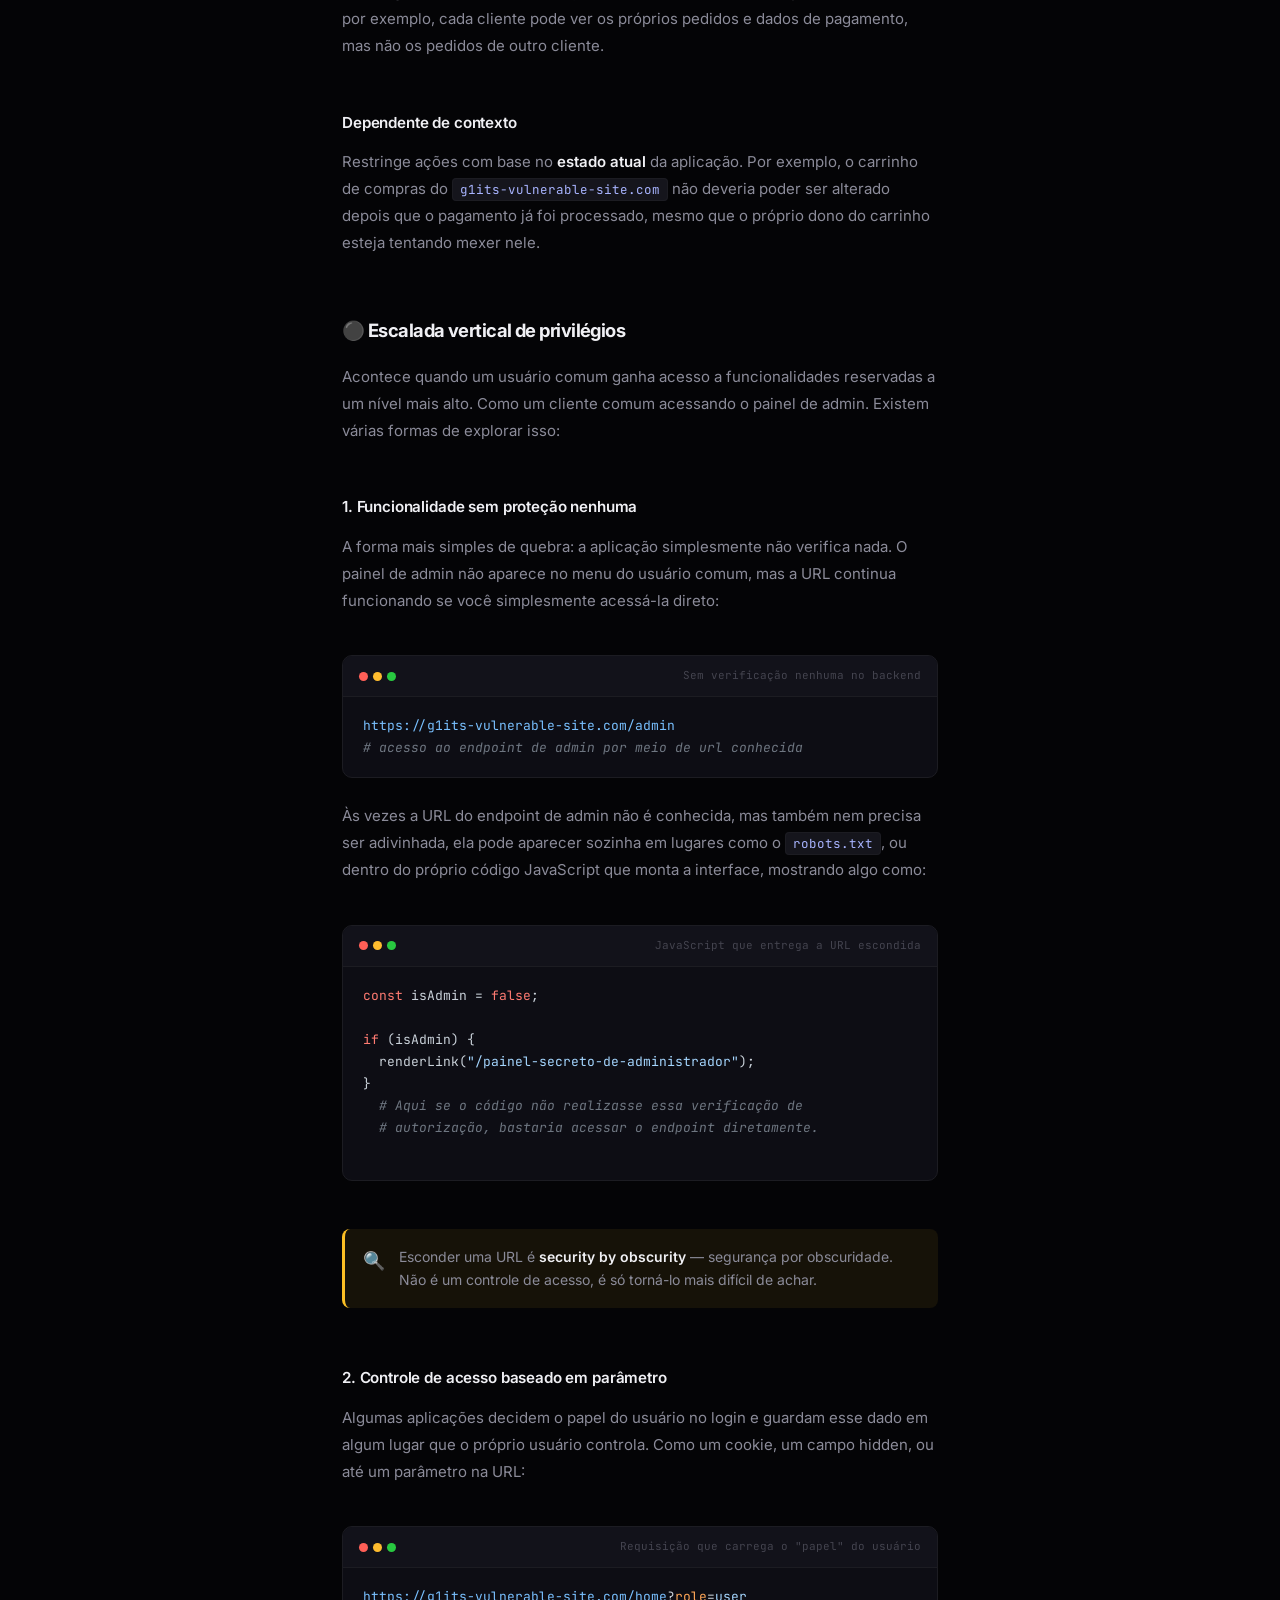
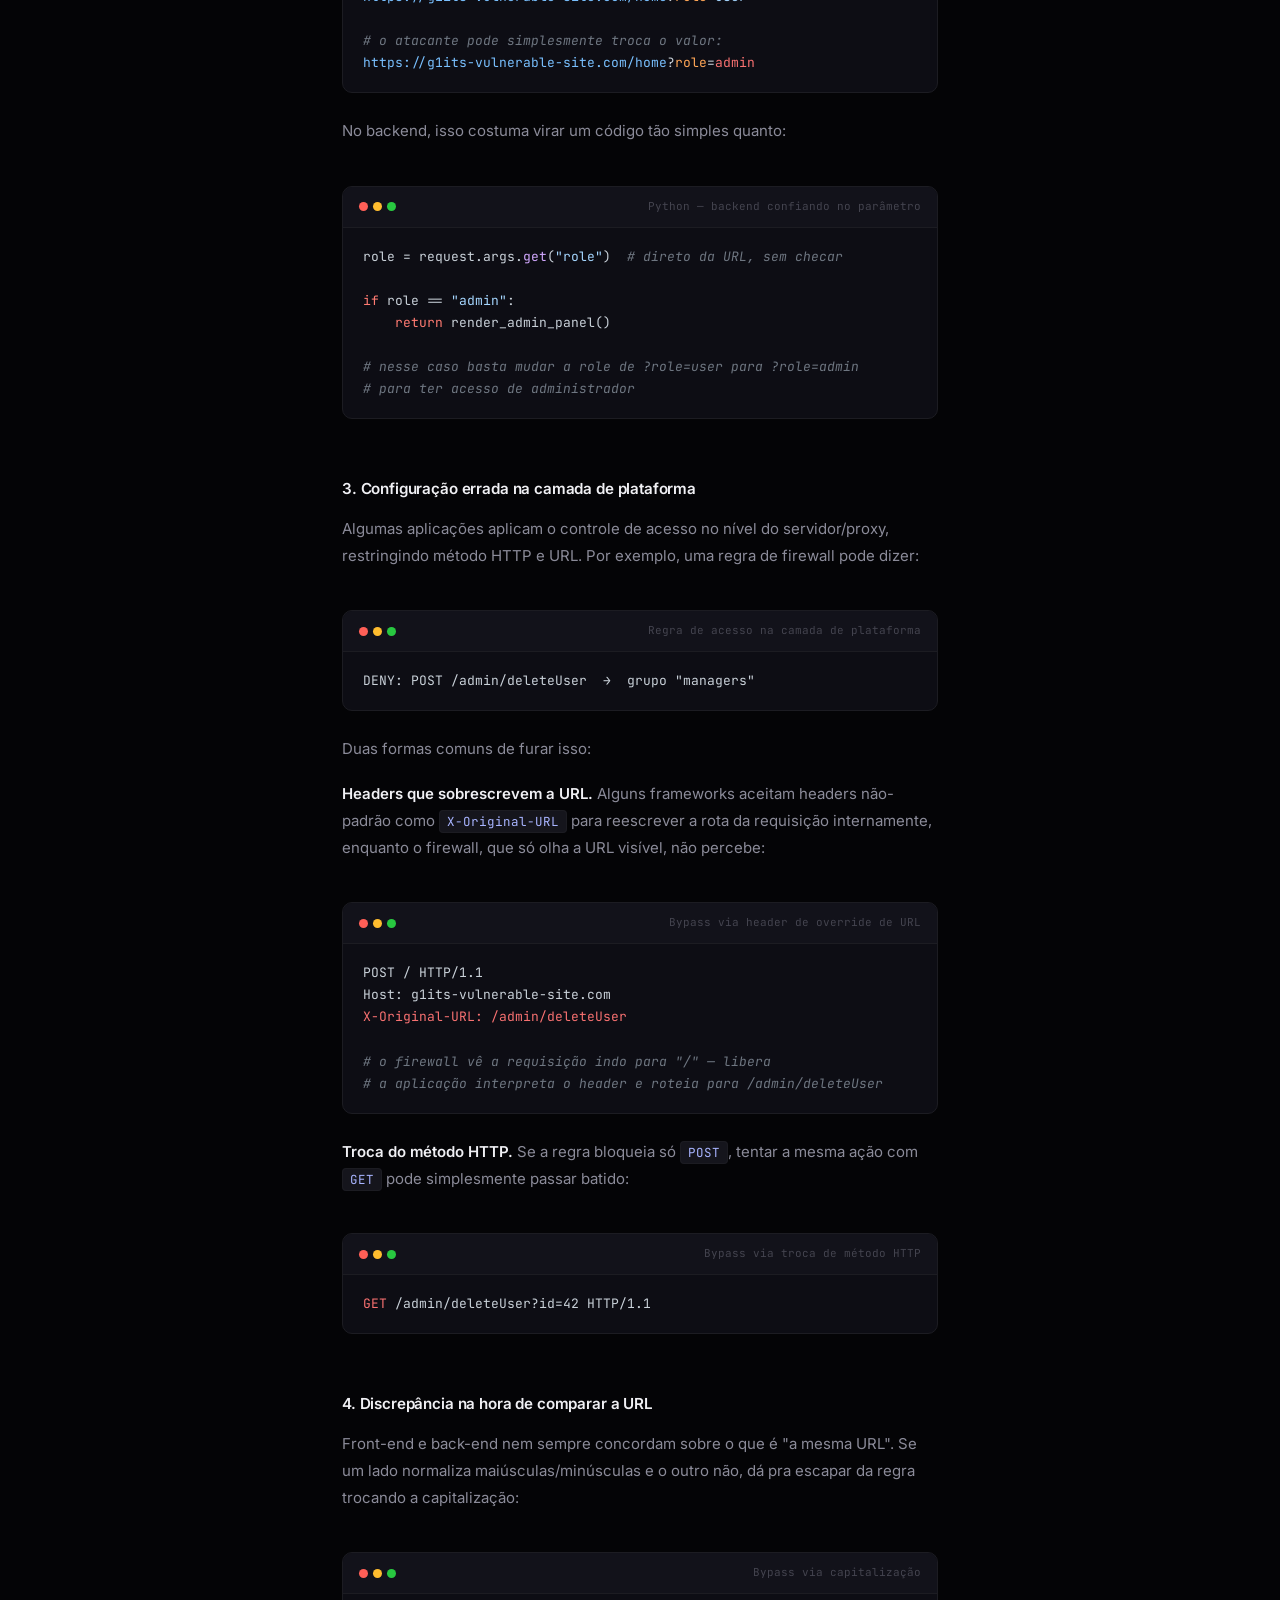
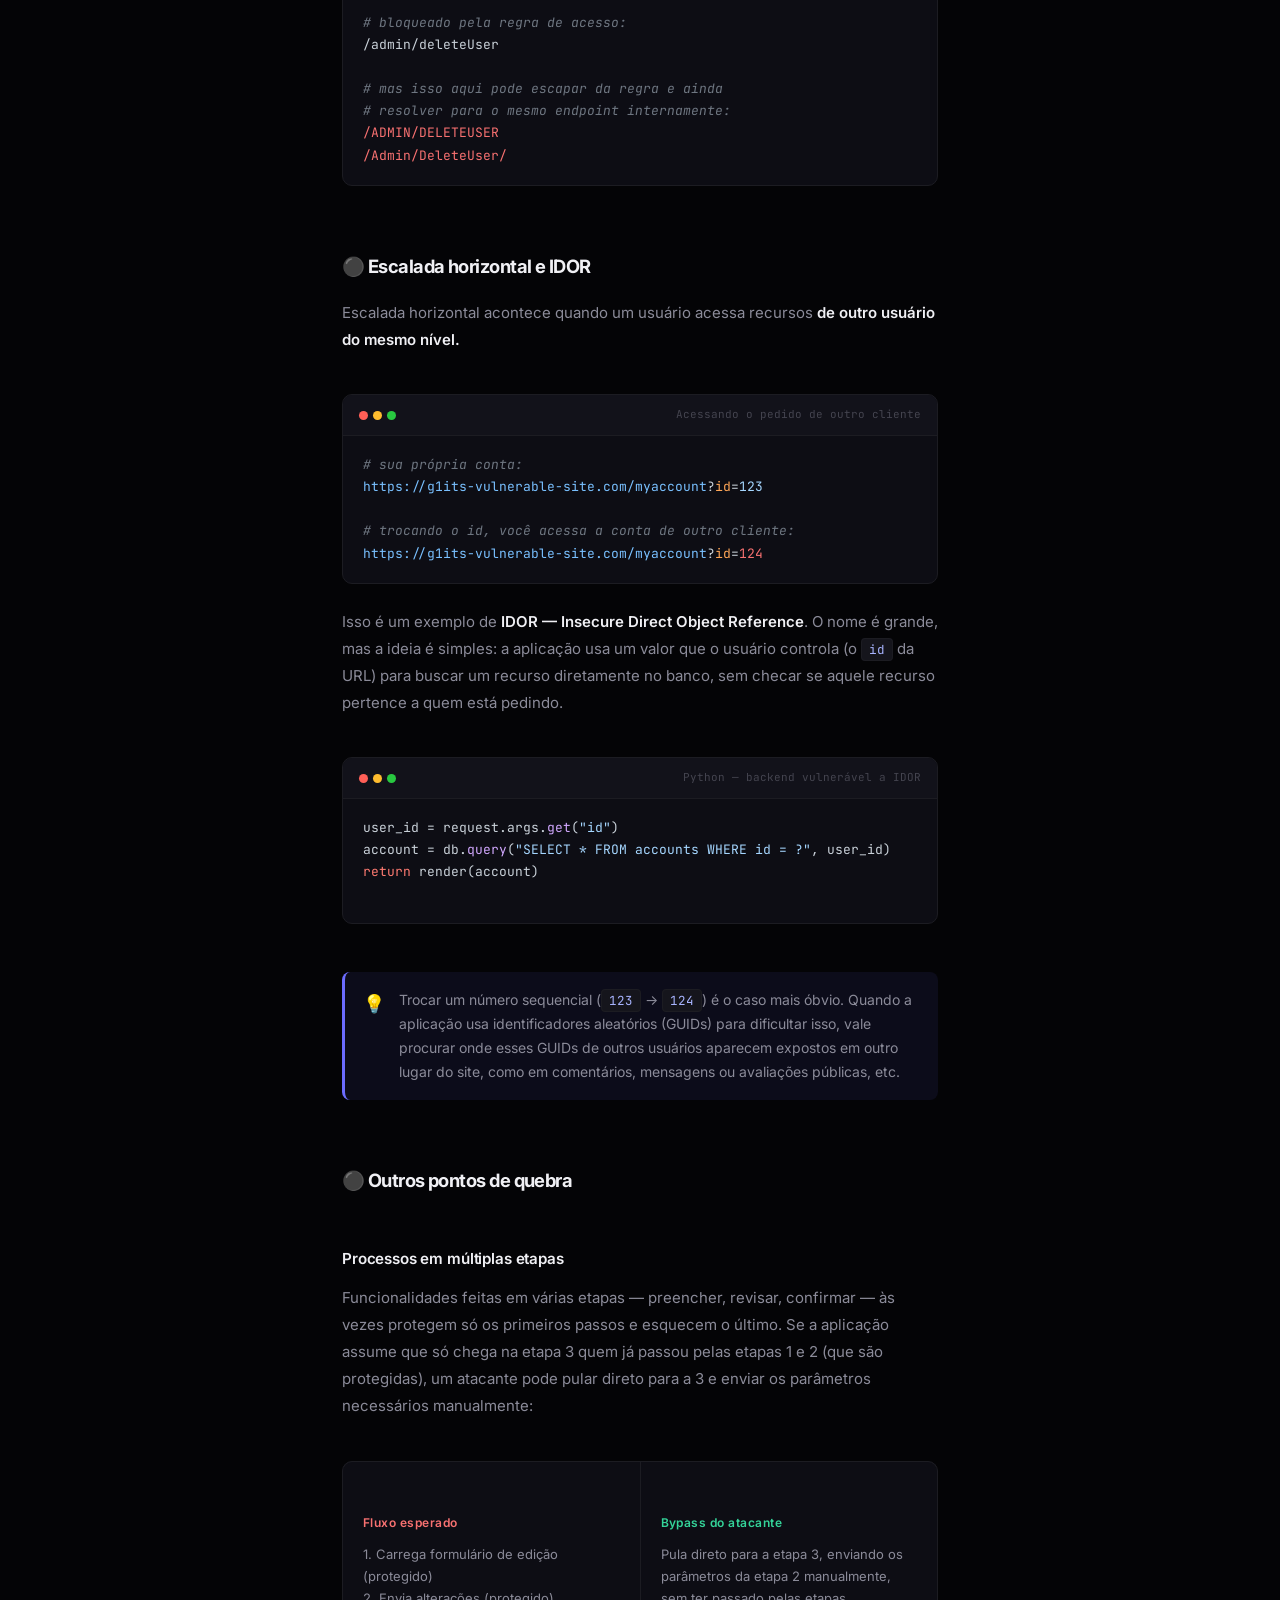
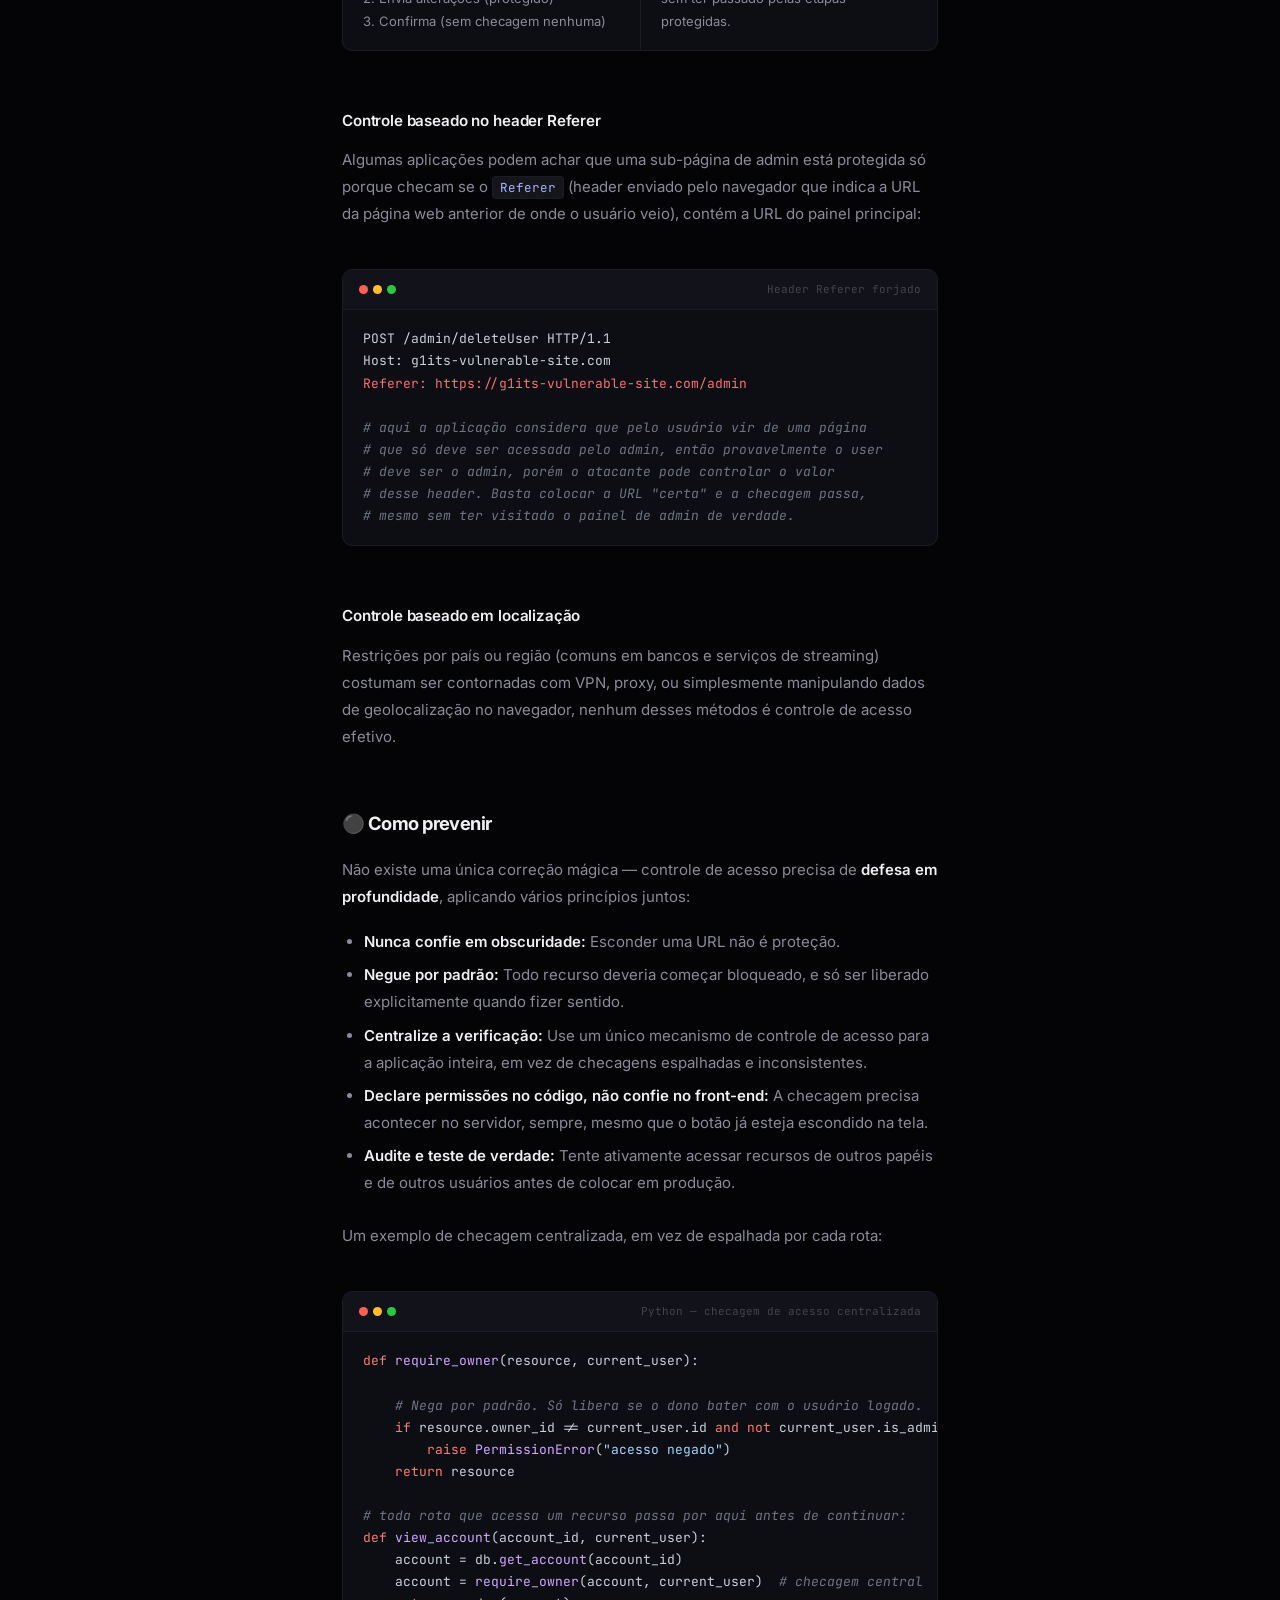
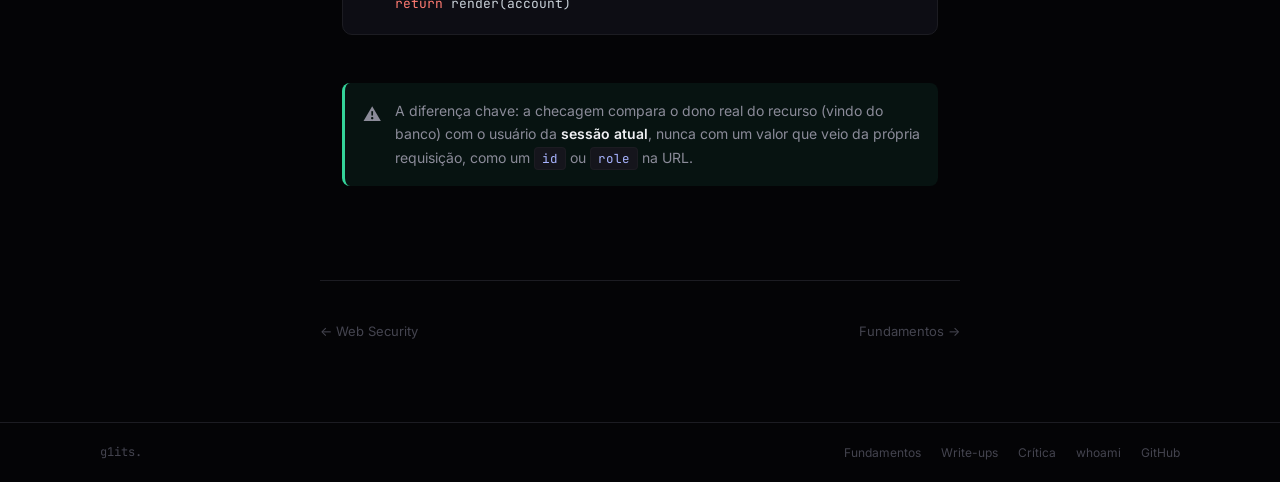
<file: fundamentos/web-security/controle-de-acesso.html>
<!DOCTYPE html>
<html lang="pt-BR">
<head>
  <meta charset="utf-8">
  <title>Controle de Acesso — Web Security — G1its</title>
  <meta name="description" content="O que é controle de acesso, como ele quebra na prática e como prevenir. Explicação simples e direta.">
  <meta name="viewport" content="width=device-width, initial-scale=1.0">
  <link rel="preconnect" href="https://fonts.googleapis.com">
  <link rel="preconnect" href="https://fonts.gstatic.com" crossorigin>
  <link href="https://fonts.googleapis.com/css2?family=Inter:wght@400;500;600;700&family=JetBrains+Mono:wght@400;700&display=swap" rel="stylesheet">
  <link rel="stylesheet" href="../../css/style.css">
  <style>
    .post-wrap { max-width: 720px; margin: 0 auto; padding: 0 2.5rem 80px; }

    .post-header { padding: 48px 0 40px; border-bottom: 1px solid var(--border); margin-bottom: 48px; }
    .post-header .breadcrumb { font-size: 12px; color: var(--text-3); margin-bottom: 20px; }
    .post-header .breadcrumb a { color: var(--text-3); transition: color .15s; }
    .post-header .breadcrumb a:hover { color: var(--text-1); }
    .post-header .post-tags { display: flex; gap: 8px; margin-bottom: 20px; }
    .post-header h1 { font-size: clamp(1.8rem, 4vw, 2.6rem); font-weight: 700; letter-spacing: -0.04em; line-height: 1.1; color: var(--text-1); margin-bottom: 16px; }
    .post-header .post-meta-line { font-size: 12px; color: var(--text-3); display: flex; align-items: center; gap: 16px; }

    .post-body { font-size: 15px; color: var(--text-2); line-height: 1.8; }
    .post-body h2 { font-size: 1.15rem; font-weight: 700; letter-spacing: -0.03em; color: var(--text-1); margin: 2.5rem 0 1rem; }
    .post-body h4 { font-size: 0.95rem; font-weight: 600; color: var(--text-1); margin: 2rem 0 0.75rem; letter-spacing: -0.01em; }
    .post-body p { margin-bottom: 1.1rem; }
    .post-body strong { color: var(--text-1); font-weight: 600; }
    .post-body a { color: var(--text-1); text-decoration: underline; text-underline-offset: 3px; opacity: .7; transition: opacity .15s; }
    .post-body a:hover { opacity: 1; }
    .post-body ul, .post-body ol { padding-left: 1.4rem; margin-bottom: 1.2rem; }
    .post-body li { margin-bottom: 0.4rem; }

    .post-body code { font-family: var(--font-mono); font-size: 12.5px; background: #15151c; color: #a8b4ff; padding: 2px 7px; border-radius: 4px; border: 1px solid var(--border); }

    .code-block { background: #0d0d14; border: 1px solid var(--border); border-radius: 10px; overflow: hidden; margin: 1.5rem 0; }
    .code-block-header { display: flex; align-items: center; justify-content: space-between; padding: 10px 16px; background: #12121a; border-bottom: 1px solid var(--border); font-family: var(--font-mono); font-size: 11px; color: var(--text-3); }
    .code-block-header .dots { display: flex; gap: 5px; }
    .code-block-header .dot { width: 9px; height: 9px; border-radius: 50%; }
    .code-block-header .dot.r { background: #ff5f57; }
    .code-block-header .dot.y { background: #febc2e; }
    .code-block-header .dot.g { background: #28c840; }
    .code-block pre { padding: 18px 20px; margin: 0; overflow-x: auto; font-family: var(--font-mono); font-size: 13px; line-height: 1.7; color: #c9d1d9; }

    .hl-kw     { color: #ff7b72; }
    .hl-fn     { color: #d2a8ff; }
    .hl-str    { color: #a5d6ff; }
    .hl-url    { color: #79c0ff; }
    .hl-param  { color: #ffa657; }
    .hl-danger { color: #f87171; }
    .hl-ok     { color: #34d399; }
    .hl-comment{ color: #6e7681; font-style: italic; }
    .hl-gray   { color: #6e7681; }

    .callout { display: flex; gap: 14px; padding: 16px 18px; border-radius: 8px; margin: 1.5rem 0; font-size: 14px; line-height: 1.7; }
    .callout-icon { font-size: 18px; flex-shrink: 0; margin-top: 1px; }
    .callout.info   { background: rgba(108,108,255,.08); border-left: 3px solid #6c6cff; }
    .callout.warn   { background: rgba(251,191,36,.07);  border-left: 3px solid #fbbf24; }
    .callout.danger { background: rgba(248,113,113,.08); border-left: 3px solid #f87171; }
    .callout.tip    { background: rgba(52,211,153,.07);  border-left: 3px solid #34d399; }

    .compare-grid { display: grid; grid-template-columns: 1fr 1fr; gap: 1px; background: var(--border); border: 1px solid var(--border); border-radius: 10px; overflow: hidden; margin: 1.5rem 0; }
    .compare-col { background: #0d0d14; padding: 18px 20px; }
    .compare-col h4 { font-size: 12px; font-weight: 600; letter-spacing: .04em; margin-bottom: 10px; }
    .compare-col.bad h4 { color: #f87171; }
    .compare-col.good h4 { color: #34d399; }
    .compare-col p { font-size: 13px; color: var(--text-2); margin-bottom: 0; line-height: 1.7; }
    @media (max-width: 640px) { .compare-grid { grid-template-columns: 1fr; } }

    .toc { background: var(--card-bg); border: 1px solid var(--border); border-radius: 10px; padding: 20px 24px; margin-bottom: 2.5rem; }
    .toc h4 { font-size: 11px; font-weight: 600; letter-spacing: .1em; text-transform: uppercase; color: var(--text-3); margin-bottom: 12px; }
    .toc ol  { padding-left: 1.2rem; counter-reset: toc; list-style: none; }
    .toc li  { counter-increment: toc; margin-bottom: 6px; }
    .toc li::before { content: counter(toc) "."; color: var(--text-3); font-size: 11px; margin-right: 8px; font-family: var(--font-mono); }
    .toc a   { font-size: 13px; color: var(--text-2); transition: color .15s; }
    .toc a:hover { color: var(--text-1); text-decoration: none; }

    .post-nav { display: flex; justify-content: space-between; align-items: center; padding-top: 40px; margin-top: 48px; border-top: 1px solid var(--border); }
    .post-nav a { font-size: 13px; color: var(--text-3); transition: color .15s; }
    .post-nav a:hover { color: var(--text-1); }

    @media (max-width: 768px) { .post-wrap { padding: 0 1.25rem 64px; } }
  </style>
</head>
<body>

<nav class="nav">
  <div class="nav-inner">
    <a href="../../index.html" class="nav-brand">g1its<span>.</span></a>
    <ul class="nav-links">
      <li><a href="../../fundamentos/index.html" class="active">Fundamentos</a></li>
      <li><a href="../../writeups/index.html">Write-ups</a></li>
      <li><a href="../../critica/index.html">Crítica</a></li>
      <li><a href="../../whoami/whoami.html">whoami</a></li>
    </ul>
    <a href="https://github.com/eduardobezerraz" target="_blank" class="nav-cta">GitHub ↗</a>
  </div>
</nav>

<main>
<div class="post-wrap">

  <header class="post-header">
    <p class="breadcrumb">
      <a href="../../fundamentos/index.html">Fundamentos</a> &nbsp;/&nbsp;
      <a href="../../fundamentos/web-security/index.html">Web Security</a>
      &nbsp;/&nbsp; Controle de Acesso
    </p>
    <div class="post-tags">
      <span class="tag tag-fundamentos">Web Security</span>
    </div>
    <h1>Controle de Acesso</h1>
    <div class="post-meta-line">
      <span>g1its</span>
      <span>·</span>
      <span>Jun 2026</span>
    </div>
  </header>

  <article class="post-body">

    <nav class="toc">
      <h4>Conteúdo</h4>
      <ol>
        <li><a href="#o-que-e">O que é controle de acesso?</a></li>
        <li><a href="#tipos">Os três tipos de controle de acesso</a></li>
        <li><a href="#vertical">Escalada vertical de privilégios</a></li>
        <li><a href="#horizontal">Escalada horizontal e IDOR</a></li>
        <li><a href="#outros-vetores">Outros pontos de quebra</a></li>
        <li><a href="#prevencao">Como prevenir</a></li>
      </ol>
    </nav>

    <!-- 1 -->
    <h2 id="o-que-e">⚫ O que é controle de acesso?</h2>

    <p>
      Controle de acesso é o que decide <strong>quem pode fazer o quê</strong> dentro
      de uma aplicação. Ele trabalha junto com outros dois mecanismos, mas resolve
      um problema diferente de cada um:
    </p>

    <ul>
      <li><strong>Autenticação</strong> — confirma quem é o usuário (login e senha).</li>
      <li><strong>Gerenciamento de sessão</strong> — garante que as próximas requisições
      pertencem àquele mesmo usuário (cookie de sessão, token).</li>
      <li><strong>Controle de acesso</strong> — decide se aquele usuário, já identificado,
      tem permissão para fazer a ação que está tentando fazer.</li>
    </ul>

    <p>
      Um usuário pode estar perfeitamente autenticado e ainda assim conseguir fazer
      coisas que não devia, como: apagar a conta de outra pessoa, ver dados de terceiros,
      acessar um painel de admin. Isso é controle de acesso quebrado (Broken Access Control), e é uma das
      vulnerabilidades mais comuns e graves que existem.
    </p>

    <!-- 2 -->
    <h2 id="tipos">⚫ Os três tipos de controle de acesso</h2>

    <h4>Vertical</h4>
    <p>
      Restringe funcionalidades a tipos diferentes de usuário (Ex: Administrator vs Cliente). Em um e-commerce fictício
      como o <code>g1its-vulnerable-site.com</code>, um administrador pode apagar
      contas de qualquer cliente; um cliente comum não pode fazer isso de forma alguma.
    </p>

    <h4>Horizontal</h4>
    <p>
      Restringe o acesso a um subconjunto de recursos <strong>do mesmo tipo</strong>.
      No mesmo site, por exemplo, cada cliente pode ver os próprios pedidos e dados de pagamento,
      mas não os pedidos de outro cliente.
    </p>

    <h4>Dependente de contexto</h4>
    <p>
      Restringe ações com base no <strong>estado atual</strong> da aplicação.
      Por exemplo, o carrinho de compras do <code>g1its-vulnerable-site.com</code>
      não deveria poder ser alterado depois que o pagamento já foi processado,
      mesmo que o próprio dono do carrinho esteja tentando mexer nele.
    </p>

    <!-- 3 -->
    <h2 id="vertical">⚫ Escalada vertical de privilégios</h2>

    <p>
      Acontece quando um usuário comum ganha acesso a funcionalidades reservadas
      a um nível mais alto. Como um cliente comum acessando o painel de admin.
      Existem várias formas de explorar isso:
    </p>

    <h4>1. Funcionalidade sem proteção nenhuma</h4>

    <p>
      A forma mais simples de quebra: a aplicação simplesmente não verifica nada.
      O painel de admin não aparece no menu do usuário comum, mas a URL
      continua funcionando se você simplesmente acessá-la direto:
    </p>

    <div class="code-block">
      <div class="code-block-header">
        <div class="dots"><span class="dot r"></span><span class="dot y"></span><span class="dot g"></span></div>
        <span>Sem verificação nenhuma no backend</span>
      </div>
      <pre><span class="hl-url">https://g1its-vulnerable-site.com/admin</span>
<span class="hl-comment"># acesso ao endpoint de admin por meio de url conhecida</span></pre>
    </div>

    <p>
      Às vezes a URL do endpoint de admin não é conhecida, mas também nem precisa ser adivinhada, ela pode aparecer sozinha
      em lugares como o <code>robots.txt</code>, ou dentro do próprio código JavaScript
      que monta a interface, mostrando algo como:
    </p>

    <div class="code-block">
      <div class="code-block-header">
        <div class="dots"><span class="dot r"></span><span class="dot y"></span><span class="dot g"></span></div>
        <span>JavaScript que entrega a URL escondida</span>
      </div>
      <pre><span class="hl-kw">const</span> isAdmin = <span class="hl-kw">false</span>;

<span class="hl-kw">if</span> (isAdmin) {
  renderLink(<span class="hl-str">"/painel-secreto-de-administrador"</span>);
}
  <span class="hl-comment"># Aqui se o código não realizasse essa verificação de</span>
  <span class="hl-comment"># autorização, bastaria acessar o endpoint diretamente.</span>
    </div>

    <div class="callout warn">
      <span class="callout-icon">🔍</span>
      <span>
        Esconder uma URL é <strong>security by obscurity</strong> — segurança por obscuridade.
        Não é um controle de acesso, é só torná-lo mais difícil de achar.
      </span>
    </div>

    <h4>2. Controle de acesso baseado em parâmetro</h4>

    <p>
      Algumas aplicações decidem o papel do usuário no login e guardam esse dado
      em algum lugar que o próprio usuário controla. Como um cookie, um campo hidden,
      ou até um parâmetro na URL:
    </p>

    <div class="code-block">
      <div class="code-block-header">
        <div class="dots"><span class="dot r"></span><span class="dot y"></span><span class="dot g"></span></div>
        <span>Requisição que carrega o "papel" do usuário</span>
      </div>
      <pre><span class="hl-url">https://g1its-vulnerable-site.com/home</span>?<span class="hl-param">role</span>=<span class="hl-str">user</span>

<span class="hl-comment"># o atacante pode simplesmente troca o valor:</span>
<span class="hl-url">https://g1its-vulnerable-site.com/home</span>?<span class="hl-param">role</span>=<span class="hl-danger">admin</span></pre>
    </div>

    <p>
      No backend, isso costuma virar um código tão simples quanto:
    </p>

    <div class="code-block">
      <div class="code-block-header">
        <div class="dots"><span class="dot r"></span><span class="dot y"></span><span class="dot g"></span></div>
        <span>Python — backend confiando no parâmetro</span>
      </div>
      <pre>role = request.args.<span class="hl-fn">get</span>(<span class="hl-str">"role"</span>)  <span class="hl-comment"># direto da URL, sem checar</span>

<span class="hl-kw">if</span> role == <span class="hl-str">"admin"</span>:
    <span class="hl-kw">return</span> render_admin_panel()<br>
<span class="hl-comment"># nesse caso basta mudar a role de ?role=user para ?role=admin</span>
<span class="hl-comment"># para ter acesso de administrador</span></pre>
    </div>

    <h4>3. Configuração errada na camada de plataforma</h4>

    <p>
      Algumas aplicações aplicam o controle de acesso no nível do servidor/proxy,
      restringindo método HTTP e URL. Por exemplo, uma regra de firewall pode dizer:
    </p>

    <div class="code-block">
      <div class="code-block-header">
        <div class="dots"><span class="dot r"></span><span class="dot y"></span><span class="dot g"></span></div>
        <span>Regra de acesso na camada de plataforma</span>
      </div>
      <pre>DENY: POST /admin/deleteUser  →  grupo "managers"</pre>
    </div>

    <p>
      Duas formas comuns de furar isso:
    </p>

    <p><strong>Headers que sobrescrevem a URL.</strong> Alguns frameworks aceitam
    headers não-padrão como <code>X-Original-URL</code> para reescrever a rota da requisição
    internamente, enquanto o firewall, que só olha a URL visível, não percebe:</p>

    <div class="code-block">
      <div class="code-block-header">
        <div class="dots"><span class="dot r"></span><span class="dot y"></span><span class="dot g"></span></div>
        <span>Bypass via header de override de URL</span>
      </div>
      <pre>POST / HTTP/1.1
Host: g1its-vulnerable-site.com
<span class="hl-danger">X-Original-URL: /admin/deleteUser</span>
<span class="hl-comment">
# o firewall vê a requisição indo para "/" — libera
# a aplicação interpreta o header e roteia para /admin/deleteUser</span></pre>
    </div>

    <p><strong>Troca do método HTTP.</strong> Se a regra bloqueia só <code>POST</code>,
    tentar a mesma ação com <code>GET</code> pode simplesmente passar batido:</p>

    <div class="code-block">
      <div class="code-block-header">
        <div class="dots"><span class="dot r"></span><span class="dot y"></span><span class="dot g"></span></div>
        <span>Bypass via troca de método HTTP</span>
      </div>
      <pre><span class="hl-danger">GET</span> /admin/deleteUser?id=42 HTTP/1.1</pre>
    </div>

    <h4>4. Discrepância na hora de comparar a URL</h4>

    <p>
      Front-end e back-end nem sempre concordam sobre o que é "a mesma URL".
      Se um lado normaliza maiúsculas/minúsculas e o outro não, dá pra escapar
      da regra trocando a capitalização:
    </p>

    <div class="code-block">
      <div class="code-block-header">
        <div class="dots"><span class="dot r"></span><span class="dot y"></span><span class="dot g"></span></div>
        <span>Bypass via capitalização</span>
      </div>
      <pre><span class="hl-comment"># bloqueado pela regra de acesso:</span>
/admin/deleteUser

<span class="hl-comment"># mas isso aqui pode escapar da regra e ainda</span>
<span class="hl-comment"># resolver para o mesmo endpoint internamente:</span>
<span class="hl-danger">/ADMIN/DELETEUSER</span>
<span class="hl-danger">/Admin/DeleteUser/</span></pre>
    </div>

    <!-- 4 -->
    <h2 id="horizontal">⚫ Escalada horizontal e IDOR</h2>

    <p>
      Escalada horizontal acontece quando um usuário acessa recursos
      <strong>de outro usuário do mesmo nível.</strong>
    </p>

    <div class="code-block">
      <div class="code-block-header">
        <div class="dots"><span class="dot r"></span><span class="dot y"></span><span class="dot g"></span></div>
        <span>Acessando o pedido de outro cliente</span>
      </div>
      <pre><span class="hl-comment"># sua própria conta:</span>
<span class="hl-url">https://g1its-vulnerable-site.com/myaccount</span>?<span class="hl-param">id</span>=<span class="hl-str">123</span>

<span class="hl-comment"># trocando o id, você acessa a conta de outro cliente:</span>
<span class="hl-url">https://g1its-vulnerable-site.com/myaccount</span>?<span class="hl-param">id</span>=<span class="hl-danger">124</span></pre>
    </div>

    <p>
      Isso é um exemplo de <strong>IDOR — Insecure Direct Object Reference</strong>.
      O nome é grande, mas a ideia é simples: a aplicação usa um valor que o usuário
      controla (o <code>id</code> da URL) para buscar um recurso diretamente no banco,
      sem checar se aquele recurso pertence a quem está pedindo.
    </p>

    <div class="code-block">
      <div class="code-block-header">
        <div class="dots"><span class="dot r"></span><span class="dot y"></span><span class="dot g"></span></div>
        <span>Python — backend vulnerável a IDOR</span>
      </div>
      <pre>user_id = request.args.<span class="hl-fn">get</span>(<span class="hl-str">"id"</span>)
account = db.<span class="hl-fn">query</span>(<span class="hl-str">"SELECT * FROM accounts WHERE id = ?"</span>, user_id)
<span class="hl-kw">return</span> render(account)
    </div>

    <div class="callout info">
      <span class="callout-icon">💡</span>
      <span>
        Trocar um número sequencial (<code>123</code> → <code>124</code>) é o caso mais
        óbvio. Quando a aplicação usa identificadores aleatórios (GUIDs) para dificultar
        isso, vale procurar onde esses GUIDs de outros usuários aparecem expostos
        em outro lugar do site, como em comentários, mensagens ou avaliações públicas, etc.
      </span>
    </div>

    <!-- 5 -->
    <h2 id="outros-vetores">⚫ Outros pontos de quebra</h2>

    <h4>Processos em múltiplas etapas</h4>

    <p>
      Funcionalidades feitas em várias etapas — preencher, revisar, confirmar —
      às vezes protegem só os primeiros passos e esquecem o último. Se a aplicação
      assume que só chega na etapa 3 quem já passou pelas etapas 1 e 2 (que são
      protegidas), um atacante pode pular direto para a 3 e enviar os parâmetros
      necessários manualmente:
    </p>

    <div class="compare-grid">
      <div class="compare-col bad">
        <h4>Fluxo esperado</h4>
        <p>1. Carrega formulário de edição (protegido)<br>2. Envia alterações (protegido)<br>3. Confirma (sem checagem nenhuma)</p>
      </div>
      <div class="compare-col good">
        <h4>Bypass do atacante</h4>
        <p>Pula direto para a etapa 3, enviando os parâmetros da etapa 2 manualmente, sem ter passado pelas etapas protegidas.</p>
      </div>
    </div>

    <h4>Controle baseado no header Referer</h4>

    <p>
      Algumas aplicações podem achar que uma sub-página de admin está protegida só porque
      checam se o <code>Referer</code> (header enviado pelo navegador que indica a URL da página web anterior de onde o usuário veio), contém a URL do painel principal:
    </p>

    <div class="code-block">
      <div class="code-block-header">
        <div class="dots"><span class="dot r"></span><span class="dot y"></span><span class="dot g"></span></div>
        <span>Header Referer forjado</span>
      </div>
      <pre>POST /admin/deleteUser HTTP/1.1
Host: g1its-vulnerable-site.com
<span class="hl-danger">Referer: https://g1its-vulnerable-site.com/admin</span>
<span class="hl-comment">
# aqui a aplicação considera que pelo usuário vir de uma página    
# que só deve ser acessada pelo admin, então provavelmente o user    
# deve ser o admin, porém o atacante pode controlar o valor
# desse header. Basta colocar a URL "certa" e a checagem passa, 
# mesmo sem ter visitado o painel de admin de verdade.</span></pre>
    </div>

    <h4>Controle baseado em localização</h4>

    <p>
      Restrições por país ou região (comuns em bancos e serviços de streaming)
      costumam ser contornadas com VPN, proxy, ou simplesmente manipulando dados
      de geolocalização no navegador, nenhum desses métodos é controle de acesso efetivo.
    </p>

    <!-- 6 -->
    <h2 id="prevencao">⚫ Como prevenir</h2>

    <p>
      Não existe uma única correção mágica — controle de acesso precisa de
      <strong>defesa em profundidade</strong>, aplicando vários princípios juntos:
    </p>

    <ul>
      <li><strong>Nunca confie em obscuridade:</strong> Esconder uma URL não é proteção.</li>
      <li><strong>Negue por padrão:</strong> Todo recurso deveria começar bloqueado,
      e só ser liberado explicitamente quando fizer sentido.</li>
      <li><strong>Centralize a verificação:</strong> Use um único mecanismo de controle
      de acesso para a aplicação inteira, em vez de checagens espalhadas e inconsistentes.</li>
      <li><strong>Declare permissões no código, não confie no front-end:</strong> A checagem
      precisa acontecer no servidor, sempre, mesmo que o botão já esteja escondido na tela.</li>
      <li><strong>Audite e teste de verdade:</strong> Tente ativamente acessar recursos
      de outros papéis e de outros usuários antes de colocar em produção.</li>
    </ul>

    <p>
      Um exemplo de checagem centralizada, em vez de espalhada por cada rota:
    </p>

    <div class="code-block">
      <div class="code-block-header">
        <div class="dots"><span class="dot r"></span><span class="dot y"></span><span class="dot g"></span></div>
        <span>Python — checagem de acesso centralizada</span>
      </div>
      <pre><span class="hl-kw">def</span> <span class="hl-fn">require_owner</span>(resource, current_user):<br>
    <span class="hl-comment"># Nega por padrão. Só libera se o dono bater com o usuário logado.</span>
    <span class="hl-kw">if</span> resource.owner_id != current_user.id <span class="hl-kw">and not</span> current_user.is_admin:
        <span class="hl-kw">raise</span> <span class="hl-fn">PermissionError</span>(<span class="hl-str">"acesso negado"</span>)
    <span class="hl-kw">return</span> resource

<span class="hl-comment"># toda rota que acessa um recurso passa por aqui antes de continuar:</span>
<span class="hl-kw">def</span> <span class="hl-fn">view_account</span>(account_id, current_user):
    account = db.<span class="hl-fn">get_account</span>(account_id)
    account = <span class="hl-fn">require_owner</span>(account, current_user)  <span class="hl-comment"># checagem central</span>
    <span class="hl-kw">return</span> render(account)</pre>
    </div>

    <div class="callout tip">
      <span class="callout-icon">⚠️</span>
      <span>
        A diferença chave: a checagem compara o dono real do recurso (vindo do banco)
        com o usuário da <strong>sessão atual</strong>, nunca com um valor que veio
        da própria requisição, como um <code>id</code> ou <code>role</code> na URL.
      </span>
    </div>

  </article>

  <nav class="post-nav">
    <a href="../../fundamentos/web-security/index.html">← Web Security</a>
    <a href="../../fundamentos/index.html">Fundamentos →</a>
  </nav>

</div>
</main>

<footer>
  <div class="wrap">
    <div class="foot-inner">
      <span class="foot-brand">g1its.</span>
      <div class="foot-links">
        <a href="../../fundamentos/index.html">Fundamentos</a>
        <a href="../../writeups/index.html">Write-ups</a>
        <a href="../../critica/index.html">Crítica</a>
        <a href="../../whoami/whoami.html">whoami</a>
        <a href="https://github.com/eduardobezerraz" target="_blank">GitHub</a>
      </div>
    </div>
  </div>
</footer>

</body>
</html>
</file>
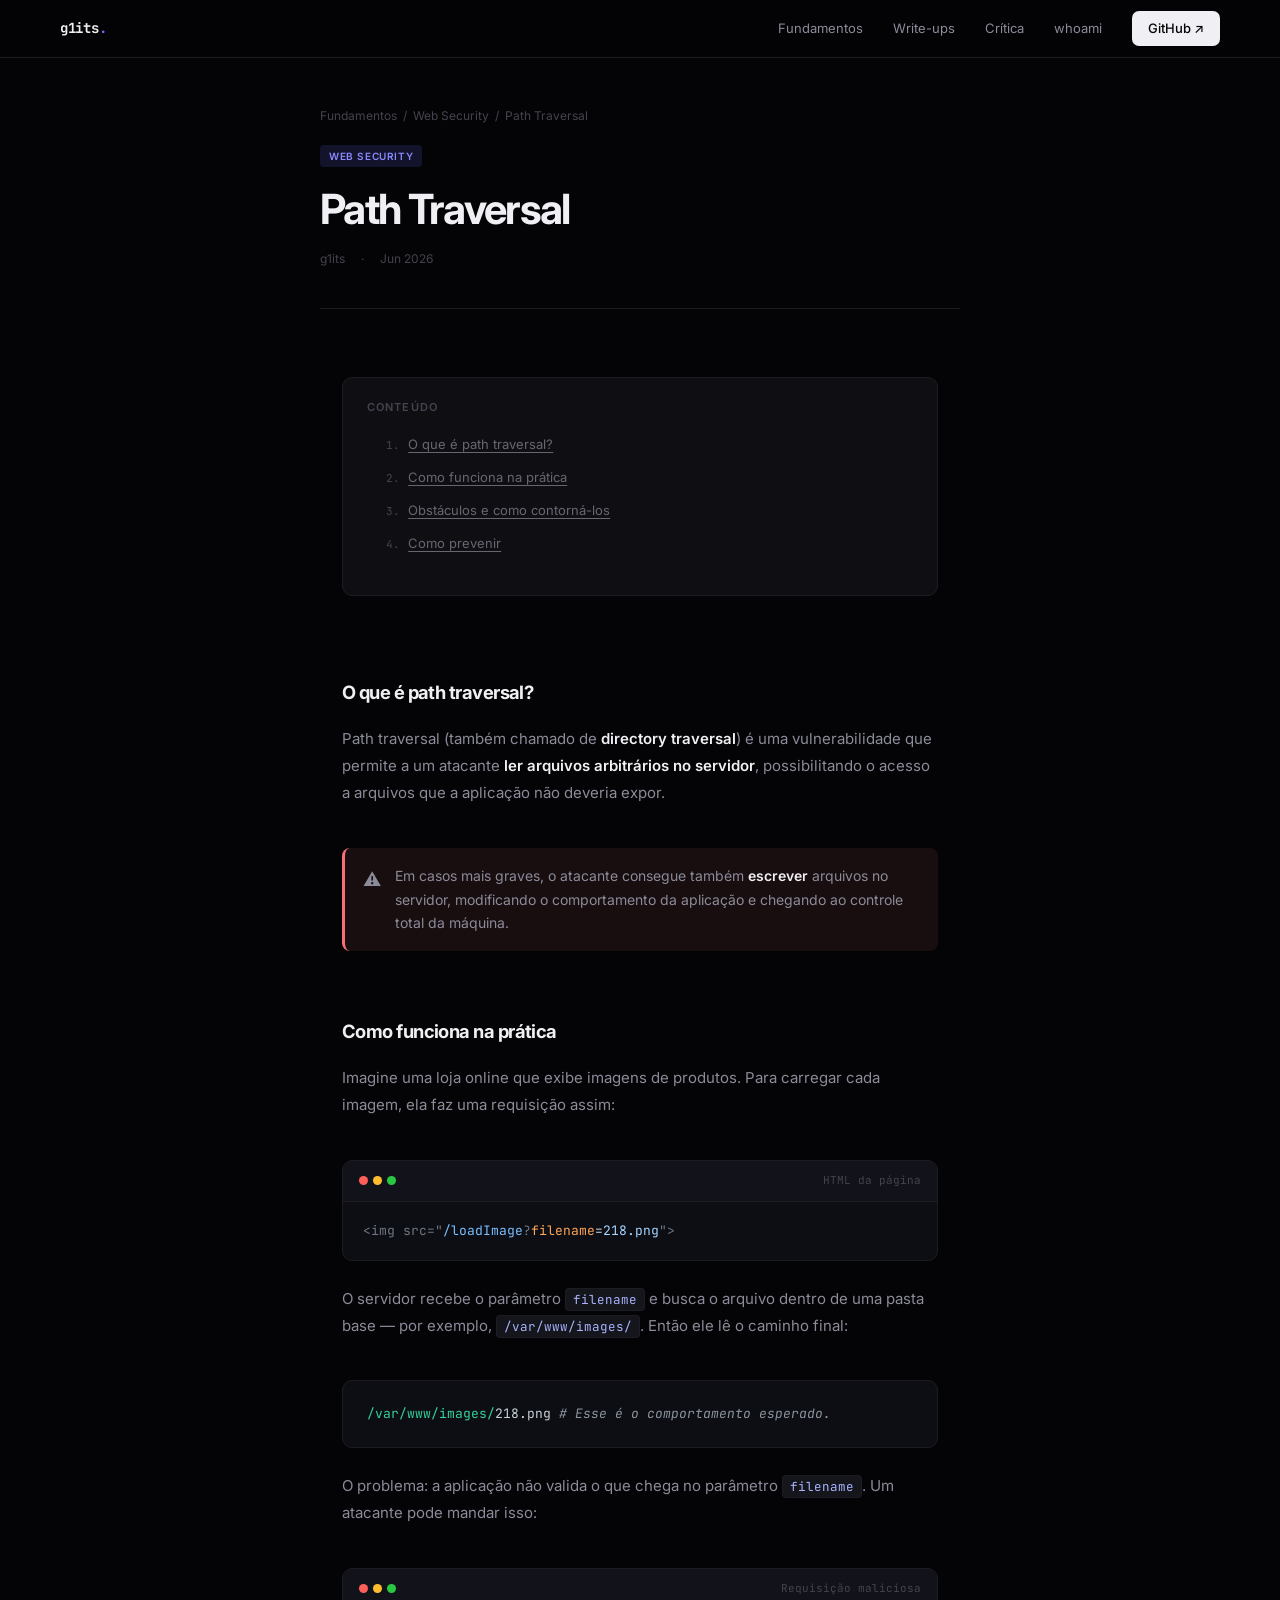
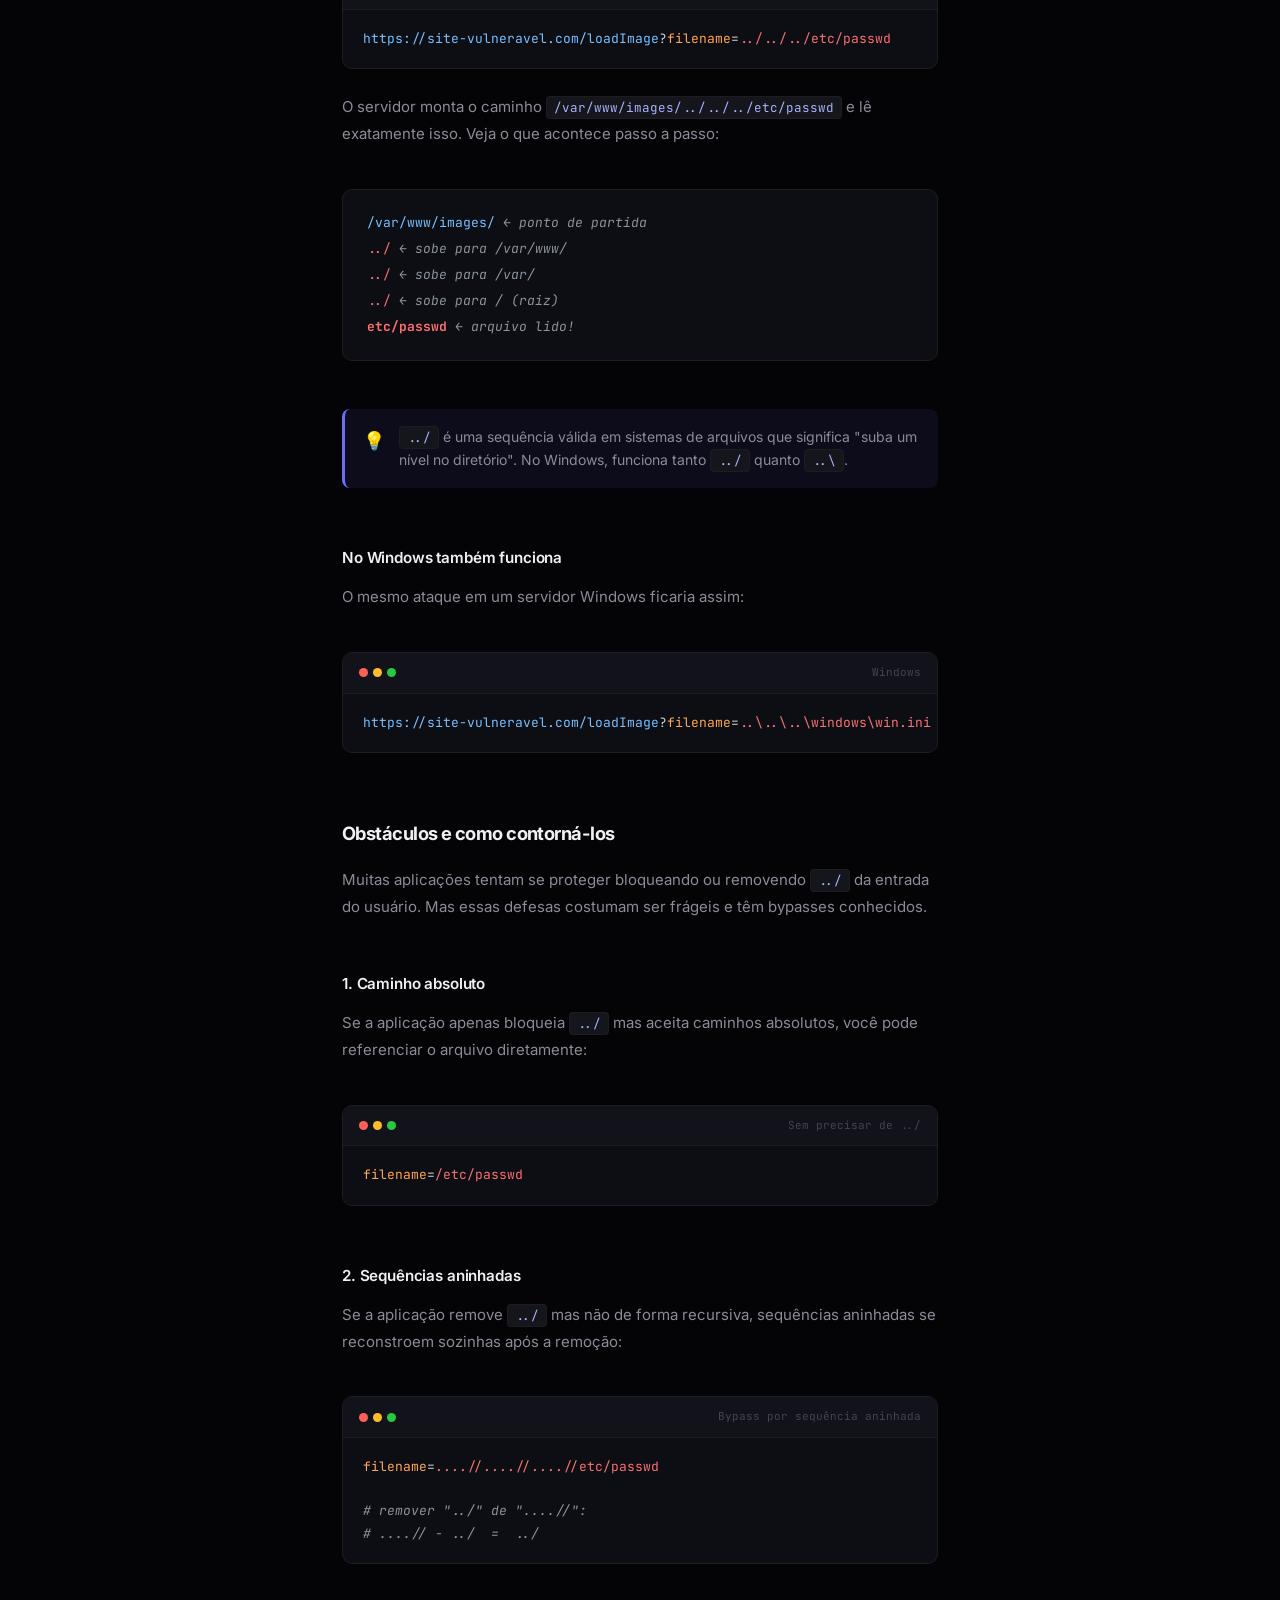
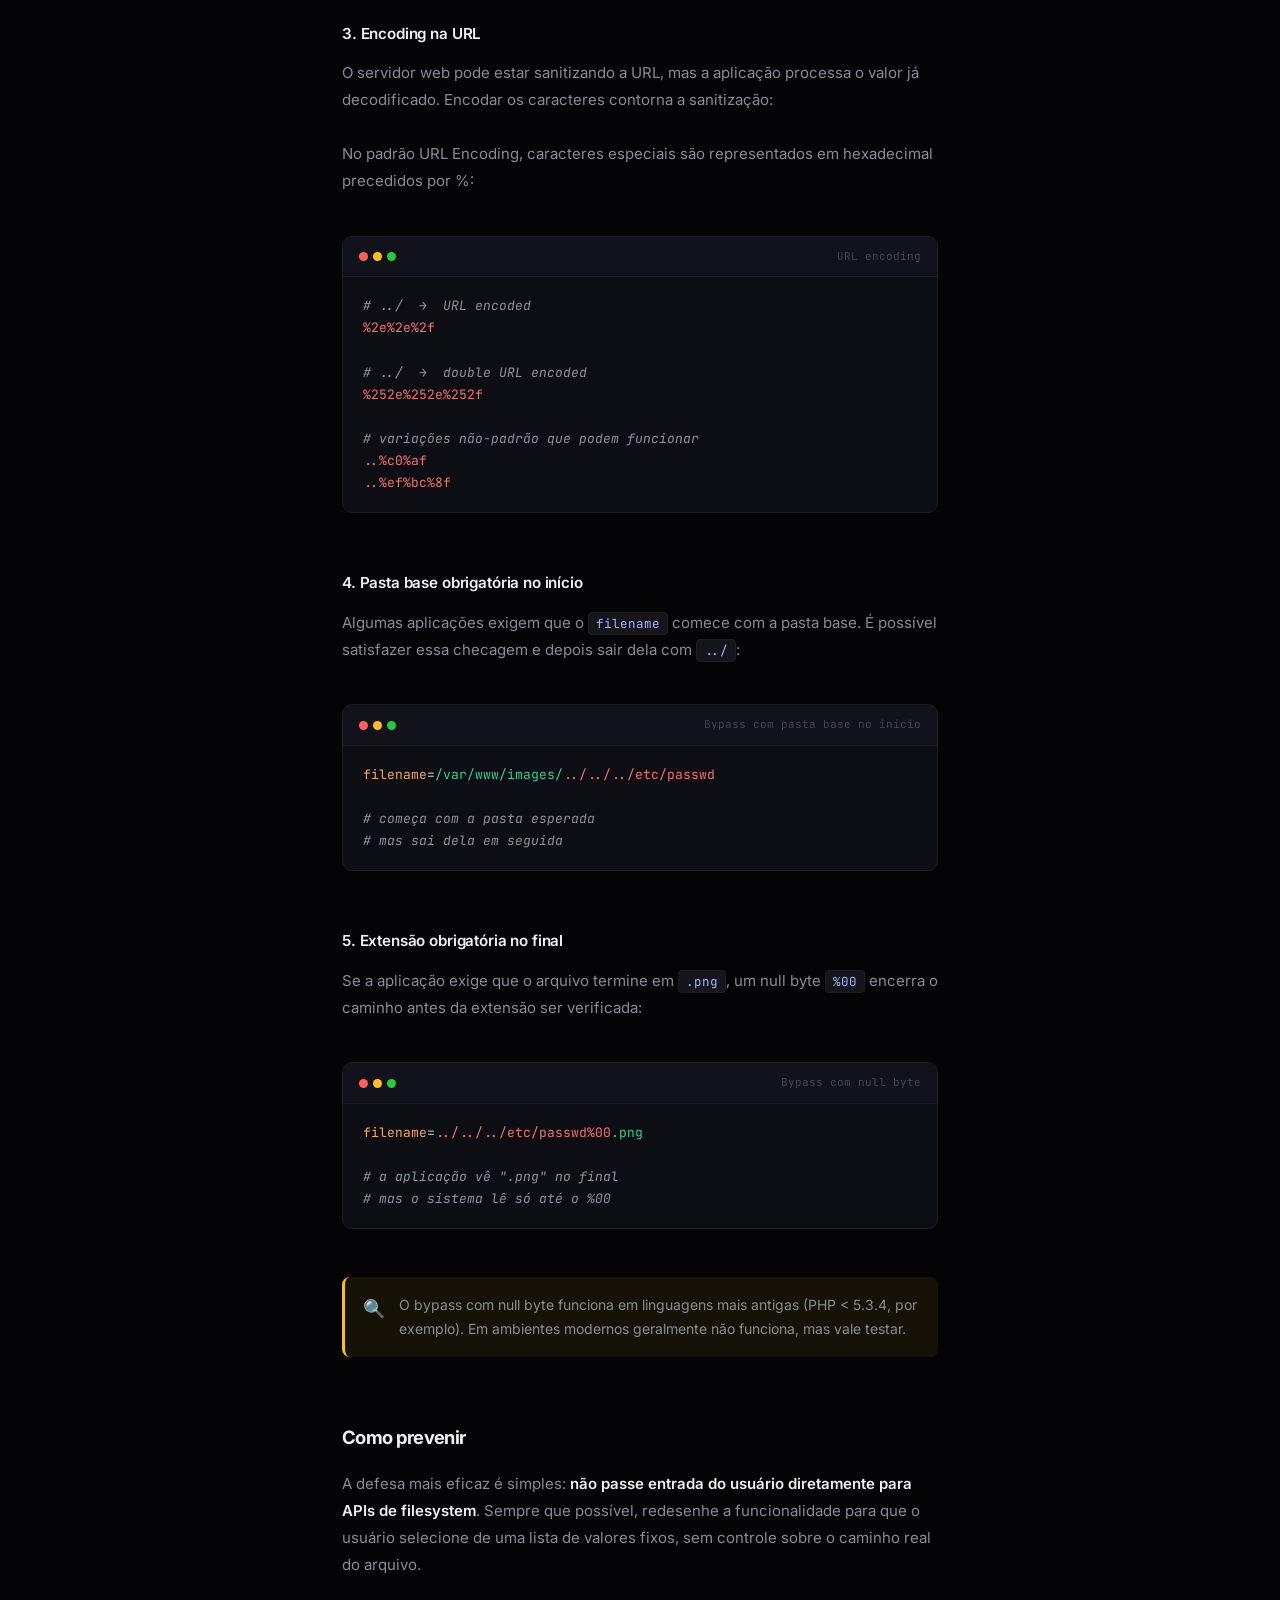
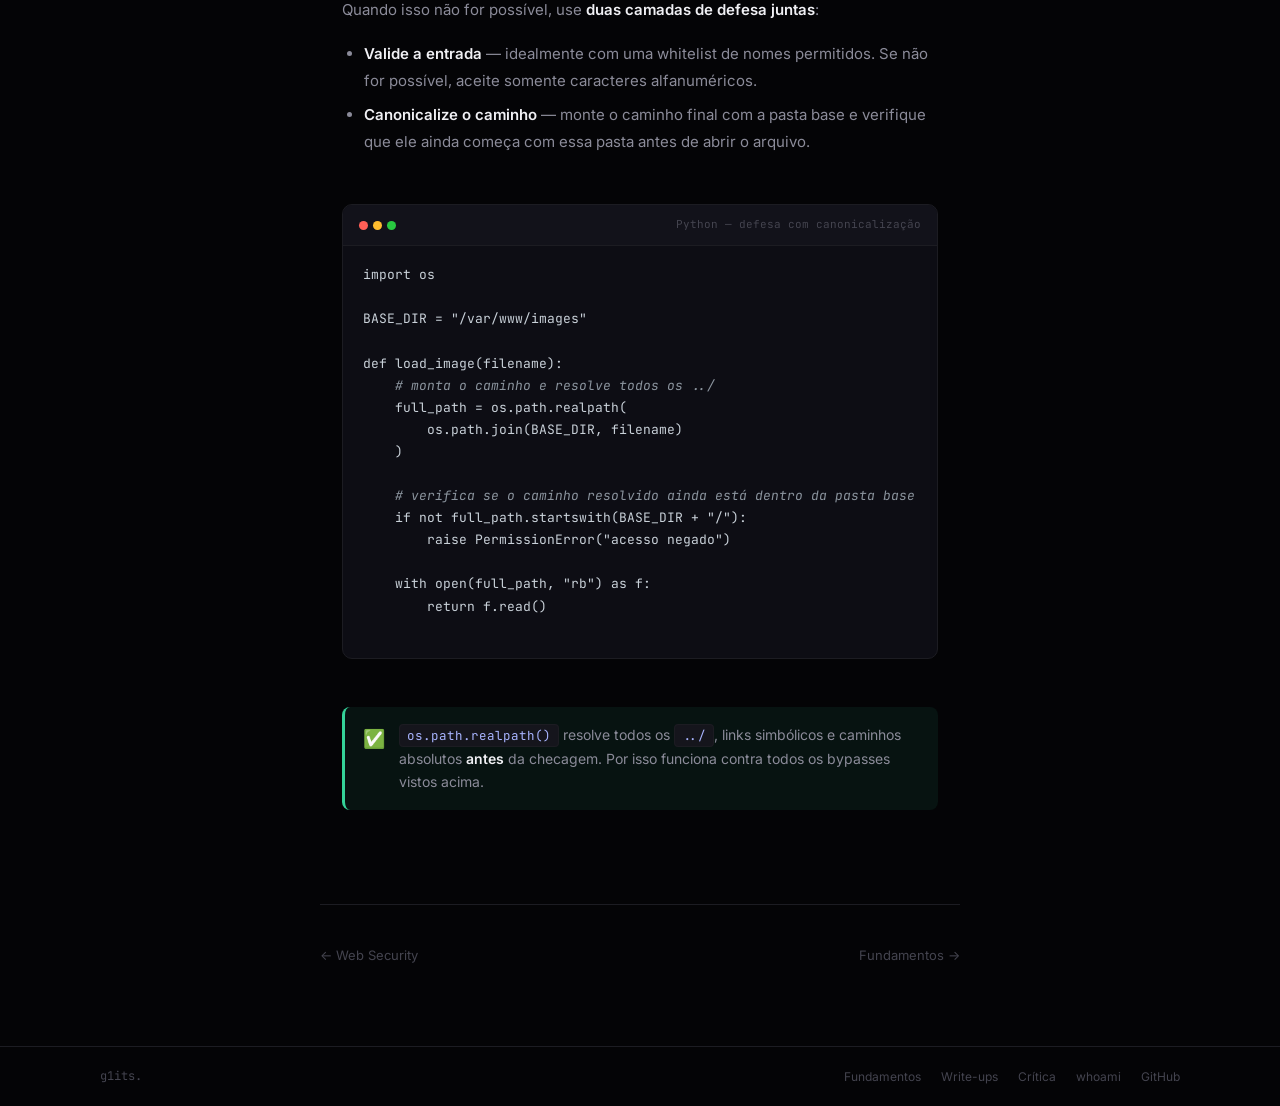
<file: fundamentos/web-security/path-traversal.html>
<!DOCTYPE html>
<html lang="pt-BR">
<head>
  <meta charset="utf-8">
  <title>Path Traversal — Web Security — G1its</title>
  <meta name="description" content="O que é path traversal, como explorar e como prevenir. Explicação simples e direta.">
  <meta name="viewport" content="width=device-width, initial-scale=1.0">
  <link rel="preconnect" href="https://fonts.googleapis.com">
  <link rel="preconnect" href="https://fonts.gstatic.com" crossorigin>
  <link href="https://fonts.googleapis.com/css2?family=Inter:wght@400;500;600;700&family=JetBrains+Mono:wght@400;700&display=swap" rel="stylesheet">
  <link rel="stylesheet" href="../../css/style.css">
  <style>
    /* ── POST LAYOUT ── */
    .post-wrap {
      max-width: 720px;
      margin: 0 auto;
      padding: 0 2.5rem 80px;
    }

    /* header do post */
    .post-header { padding: 48px 0 40px; border-bottom: 1px solid var(--border); margin-bottom: 48px; }
    .post-header .breadcrumb { font-size: 12px; color: var(--text-3); margin-bottom: 20px; }
    .post-header .breadcrumb a { color: var(--text-3); transition: color .15s; }
    .post-header .breadcrumb a:hover { color: var(--text-1); }
    .post-header .post-tags { display: flex; gap: 8px; margin-bottom: 20px; }
    .post-header h1 {
      font-size: clamp(1.8rem, 4vw, 2.6rem);
      font-weight: 700; letter-spacing: -0.04em;
      line-height: 1.1; color: var(--text-1); margin-bottom: 16px;
    }
    .post-header .post-meta-line {
      font-size: 12px; color: var(--text-3);
      display: flex; align-items: center; gap: 16px;
    }

    /* corpo do post */
    .post-body { font-size: 15px; color: var(--text-2); line-height: 1.8; }
    .post-body h2 {
      font-size: 1.15rem; font-weight: 700;
      letter-spacing: -0.03em; color: var(--text-1);
      margin: 2.5rem 0 1rem;
    }
    .post-body h3 {
      font-size: 0.95rem; font-weight: 600;
      color: var(--text-1); margin: 2rem 0 0.75rem;
      letter-spacing: -0.01em;
    }
    .post-body p { margin-bottom: 1.1rem; }
    .post-body strong { color: var(--text-1); font-weight: 600; }
    .post-body a { color: var(--text-1); text-decoration: underline; text-underline-offset: 3px; opacity: .7; transition: opacity .15s; }
    .post-body a:hover { opacity: 1; }

    /* inline code */
    .post-body code {
      font-family: var(--font-mono); font-size: 12.5px;
      background: #15151c; color: #a8b4ff;
      padding: 2px 7px; border-radius: 4px;
      border: 1px solid var(--border);
    }

    /* blocos de código */
    .code-block {
      background: #0d0d14; border: 1px solid var(--border);
      border-radius: 10px; overflow: hidden; margin: 1.5rem 0;
    }
    .code-block-header {
      display: flex; align-items: center; justify-content: space-between;
      padding: 10px 16px;
      background: #12121a; border-bottom: 1px solid var(--border);
      font-family: var(--font-mono); font-size: 11px; color: var(--text-3);
    }
    .code-block-header .dots { display: flex; gap: 5px; }
    .code-block-header .dot {
      width: 9px; height: 9px; border-radius: 50%;
    }
    .code-block-header .dot.r { background: #ff5f57; }
    .code-block-header .dot.y { background: #febc2e; }
    .code-block-header .dot.g { background: #28c840; }
    .code-block pre {
      padding: 18px 20px; margin: 0; overflow-x: auto;
      font-family: var(--font-mono); font-size: 13px;
      line-height: 1.7; color: #c9d1d9;
    }
    .hl-url    { color: #79c0ff; }
    .hl-param  { color: #ffa657; }
    .hl-value  { color: #a5d6ff; }
    .hl-danger { color: #f87171; }
    .hl-ok     { color: #34d399; }
    .hl-gray   { color: #6e7681; }
    .hl-comment{ color: #8b949e; font-style: italic; }

    /* callouts */
    .callout {
      display: flex; gap: 14px;
      padding: 16px 18px; border-radius: 8px;
      margin: 1.5rem 0; font-size: 14px; line-height: 1.7;
    }
    .callout-icon { font-size: 18px; flex-shrink: 0; margin-top: 1px; }
    .callout.info  { background: rgba(108,108,255,.08); border-left: 3px solid #6c6cff; }
    .callout.warn  { background: rgba(251,191,36,.07);  border-left: 3px solid #fbbf24; }
    .callout.danger{ background: rgba(248,113,113,.08); border-left: 3px solid #f87171; }
    .callout.tip   { background: rgba(52,211,153,.07);  border-left: 3px solid #34d399; }

    /* diagrama de diretório */
    .dir-tree {
      font-family: var(--font-mono); font-size: 13px;
      background: #0d0d14; border: 1px solid var(--border);
      border-radius: 10px; padding: 20px 24px;
      line-height: 2; color: var(--text-2); margin: 1.5rem 0;
    }
    .dir-tree .dir  { color: #79c0ff; }
    .dir-tree .file { color: #c9d1d9; }
    .dir-tree .evil { color: #f87171; font-weight: 700; }
    .dir-tree .good { color: #34d399; }

    /* lista */
    .post-body ul, .post-body ol {
      padding-left: 1.4rem; margin-bottom: 1.2rem;
    }
    .post-body li { margin-bottom: 0.4rem; }

    /* table of contents */
    .toc {
      background: var(--card-bg); border: 1px solid var(--border);
      border-radius: 10px; padding: 20px 24px; margin-bottom: 2.5rem;
    }
    .toc h4 { font-size: 11px; font-weight: 600; letter-spacing: .1em; text-transform: uppercase; color: var(--text-3); margin-bottom: 12px; }
    .toc ol  { padding-left: 1.2rem; counter-reset: toc; list-style: none; }
    .toc li  { counter-increment: toc; margin-bottom: 6px; }
    .toc li::before { content: counter(toc) "."; color: var(--text-3); font-size: 11px; margin-right: 8px; font-family: var(--font-mono); }
    .toc a   { font-size: 13px; color: var(--text-2); transition: color .15s; }
    .toc a:hover { color: var(--text-1); text-decoration: none; }

    /* seção de navegação entre posts */
    .post-nav {
      display: flex; justify-content: space-between; align-items: center;
      padding-top: 40px; margin-top: 48px;
      border-top: 1px solid var(--border);
    }
    .post-nav a { font-size: 13px; color: var(--text-3); transition: color .15s; }
    .post-nav a:hover { color: var(--text-1); }

    @media (max-width: 768px) {
      .post-wrap { padding: 0 1.25rem 64px; }
    }
  </style>
</head>
<body>

<!-- NAV -->
<nav class="nav">
  <div class="nav-inner">
    <a href="../../index.html" class="nav-brand">g1its<span>.</span></a>
    <ul class="nav-links">
      <li><a href="../../fundamentos/index.html" class="active">Fundamentos</a></li>
      <li><a href="../../writeups/index.html">Write-ups</a></li>
      <li><a href="../../critica/index.html">Crítica</a></li>
      <li><a href="../../whoami/whoami.html">whoami</a></li>
    </ul>
    <a href="https://github.com/eduardobezerraz" target="_blank" class="nav-cta">GitHub ↗</a>
  </div>
</nav>

<main>
  <div class="post-wrap">

    <!-- HEADER -->
    <header class="post-header">
      <p class="breadcrumb">
        <a href="../../fundamentos/index.html">Fundamentos</a>
        &nbsp;/&nbsp;
        <a href="../../fundamentos/web-security/index.html">Web Security</a>
        &nbsp;/&nbsp; Path Traversal
      </p>
      <div class="post-tags">
        <span class="tag tag-fundamentos">Web Security</span>
      </div>
      <h1>Path Traversal</h1>
      <div class="post-meta-line">
        <span>g1its</span>
        <span>·</span>
        <span>Jun 2026</span>
      </div>
    </header>

    <!-- CORPO -->
    <article class="post-body">

      <!-- TOC -->
      <nav class="toc">
        <h4>Conteúdo</h4>
        <ol>
          <li><a href="#o-que-e">O que é path traversal?</a></li>
          <li><a href="#como-funciona">Como funciona na prática</a></li>
          <li><a href="#obstaculos">Obstáculos e como contorná-los</a></li>
          <li><a href="#prevencao">Como prevenir</a></li>
        </ol>
      </nav>

      <!-- 1. O QUE É -->
      <h2 id="o-que-e">O que é path traversal?</h2>

      <p>
        Path traversal (também chamado de <strong>directory traversal</strong>) é uma vulnerabilidade
        que permite a um atacante <strong>ler arquivos arbitrários no servidor</strong>, possibilitando
        o acesso a arquivos que a aplicação não deveria expor.
      </p>

      <div class="callout danger">
        <span class="callout-icon">⚠️</span>
        <span>Em casos mais graves, o atacante consegue também <strong>escrever</strong> arquivos no servidor,
        modificando o comportamento da aplicação e chegando ao controle total da máquina.</span>
      </div>

      <!-- 2. COMO FUNCIONA -->
      <h2 id="como-funciona">Como funciona na prática</h2>

      <p>
        Imagine uma loja online que exibe imagens de produtos.
        Para carregar cada imagem, ela faz uma requisição assim:
      </p>

      <div class="code-block">
        <div class="code-block-header">
          <div class="dots"><span class="dot r"></span><span class="dot y"></span><span class="dot g"></span></div>
          <span>HTML da página</span>
        </div>
        <pre><span class="hl-gray">&lt;img src="</span><span class="hl-url">/loadImage</span><span class="hl-gray">?</span><span class="hl-param">filename</span>=<span class="hl-value">218.png</span><span class="hl-gray">"&gt;</span></pre>
      </div>

      <p>
        O servidor recebe o parâmetro <code>filename</code> e busca o arquivo dentro
        de uma pasta base — por exemplo, <code>/var/www/images/</code>.
        Então ele lê o caminho final:
      </p>

      <div class="dir-tree">
        <span class="good">/var/www/images/</span><span class="file">218.png</span>  <span class="hl-comment"># Esse é o comportamento esperado.</span>
      </div>

      <p>
        O problema: a aplicação não valida o que chega no parâmetro <code>filename</code>.
        Um atacante pode mandar isso:
      </p>

      <div class="code-block">
        <div class="code-block-header">
          <div class="dots"><span class="dot r"></span><span class="dot y"></span><span class="dot g"></span></div>
          <span>Requisição maliciosa</span>
        </div>
        <pre><span class="hl-url">https://site-vulneravel.com/loadImage</span>?<span class="hl-param">filename</span>=<span class="hl-danger">../../../etc/passwd</span></pre>
      </div>

      <p>
        O servidor monta o caminho <code>/var/www/images/../../../etc/passwd</code>
        e lê exatamente isso. Veja o que acontece passo a passo:
      </p>

      <div class="dir-tree">
        <span class="dir">/var/www/images/</span>   <span class="hl-comment">← ponto de partida</span>
        <br><span class="hl-danger">../</span>                 <span class="hl-comment">← sobe para /var/www/</span>
        <br><span class="hl-danger">../</span>                 <span class="hl-comment">← sobe para /var/</span>
        <br><span class="hl-danger">../</span>                 <span class="hl-comment">← sobe para / (raiz)</span>
        <br><span class="evil">etc/passwd</span>          <span class="hl-comment">← arquivo lido!</span>
      </div>

      <div class="callout info">
        <span class="callout-icon">💡</span>
        <span>
          <code>../</code> é uma sequência válida em sistemas de arquivos que significa
          "suba um nível no diretório". No Windows, funciona tanto <code>../</code> quanto
          <code>..\</code>.
        </span>
      </div>

      <h3>No Windows também funciona</h3>

      <p>O mesmo ataque em um servidor Windows ficaria assim:</p>

      <div class="code-block">
        <div class="code-block-header">
          <div class="dots"><span class="dot r"></span><span class="dot y"></span><span class="dot g"></span></div>
          <span>Windows</span>
        </div>
        <pre><span class="hl-url">https://site-vulneravel.com/loadImage</span>?<span class="hl-param">filename</span>=<span class="hl-danger">..\..\..\windows\win.ini</span></pre>
      </div>

      <!-- 3. OBSTÁCULOS -->
      <h2 id="obstaculos">Obstáculos e como contorná-los</h2>

      <p>
        Muitas aplicações tentam se proteger bloqueando ou removendo <code>../</code>
        da entrada do usuário. Mas essas defesas costumam ser frágeis e têm bypasses conhecidos.
      </p>

      <h3>1. Caminho absoluto</h3>

      <p>
        Se a aplicação apenas bloqueia <code>../</code> mas aceita caminhos absolutos,
        você pode referenciar o arquivo diretamente:
      </p>

      <div class="code-block">
        <div class="code-block-header">
          <div class="dots"><span class="dot r"></span><span class="dot y"></span><span class="dot g"></span></div>
          <span>Sem precisar de ../</span>
        </div>
        <pre><span class="hl-param">filename</span>=<span class="hl-danger">/etc/passwd</span></pre>
      </div>

      <h3>2. Sequências aninhadas</h3>

      <p>
        Se a aplicação remove <code>../</code> mas não de forma recursiva,
        sequências aninhadas se reconstroem sozinhas após a remoção:
      </p>

      <div class="code-block">
        <div class="code-block-header">
          <div class="dots"><span class="dot r"></span><span class="dot y"></span><span class="dot g"></span></div>
          <span>Bypass por sequência aninhada</span>
        </div>
        <pre><span class="hl-param">filename</span>=<span class="hl-danger">....//....//....//etc/passwd</span>
<span class="hl-comment">
# remover "../" de "....//":
# ....// - ../  =  ../  </span></pre>
      </div>

      <h3>3. Encoding na URL</h3>

      <p>
        O servidor web pode estar sanitizando a URL, mas a aplicação processa o valor
        já decodificado. Encodar os caracteres contorna a sanitização:
        <br><br>
        No padrão URL Encoding, caracteres especiais são representados em hexadecimal precedidos por %:
      </p>

      <div class="code-block">
        <div class="code-block-header">
          <div class="dots"><span class="dot r"></span><span class="dot y"></span><span class="dot g"></span></div>
          <span>URL encoding</span>
        </div>
        
        <pre><span class="hl-comment"># ../  →  URL encoded</span>
<span class="hl-danger">%2e%2e%2f</span>

<span class="hl-comment"># ../  →  double URL encoded</span>
<span class="hl-danger">%252e%252e%252f</span>

<span class="hl-comment"># variações não-padrão que podem funcionar</span>
<span class="hl-danger">..%c0%af</span>
<span class="hl-danger">..%ef%bc%8f</span></pre>
      </div>

      <h3>4. Pasta base obrigatória no início</h3>

      <p>
        Algumas aplicações exigem que o <code>filename</code> comece com a pasta base.
        É possível satisfazer essa checagem e depois sair dela com <code>../</code>:
      </p>

      <div class="code-block">
        <div class="code-block-header">
          <div class="dots"><span class="dot r"></span><span class="dot y"></span><span class="dot g"></span></div>
          <span>Bypass com pasta base no início</span>
        </div>
        <pre><span class="hl-param">filename</span>=<span class="hl-ok">/var/www/images/</span><span class="hl-danger">../../../etc/passwd</span>
<span class="hl-comment">
# começa com a pasta esperada 
# mas sai dela em seguida </span></pre>
      </div>

      <h3>5. Extensão obrigatória no final</h3>

      <p>
        Se a aplicação exige que o arquivo termine em <code>.png</code>,
        um null byte <code>%00</code> encerra o caminho antes da extensão ser verificada:
      </p>

      <div class="code-block">
        <div class="code-block-header">
          <div class="dots"><span class="dot r"></span><span class="dot y"></span><span class="dot g"></span></div>
          <span>Bypass com null byte</span>
        </div>
        <pre><span class="hl-param">filename</span>=<span class="hl-danger">../../../etc/passwd</span><span class="hl-danger">%00</span><span class="hl-ok">.png</span>
<span class="hl-comment">
# a aplicação vê ".png" no final 
# mas o sistema lê só até o %00 </span></pre>
      </div>

      <div class="callout warn">
        <span class="callout-icon">🔍</span>
        <span>
          O bypass com null byte funciona em linguagens mais antigas (PHP &lt; 5.3.4, por exemplo).
          Em ambientes modernos geralmente não funciona, mas vale testar.
        </span>
      </div>

      <!-- 4. PREVENÇÃO -->
      <h2 id="prevencao">Como prevenir</h2>

      <p>
        A defesa mais eficaz é simples: <strong>não passe entrada do usuário diretamente
        para APIs de filesystem</strong>. Sempre que possível, redesenhe a funcionalidade
        para que o usuário selecione de uma lista de valores fixos, sem controle sobre
        o caminho real do arquivo.
      </p>

      <p>Quando isso não for possível, use <strong>duas camadas de defesa juntas</strong>:</p>

      <ul>
        <li><strong>Valide a entrada</strong> — idealmente com uma whitelist de nomes permitidos.
        Se não for possível, aceite somente caracteres alfanuméricos.</li>
        <li><strong>Canonicalize o caminho</strong> — monte o caminho final com a pasta base
        e verifique que ele ainda começa com essa pasta antes de abrir o arquivo.</li>
      </ul>


    <div class="code-block">
      <div class="code-block-header">
        <div class="dots"><span class="dot r"></span><span class="dot y"></span><span class="dot g"></span></div>
        <span>Python — defesa com canonicalização</span>
      </div>
      <pre><span class="hl-kw">import</span> os
 
BASE_DIR = <span class="hl-str">"/var/www/images"</span>
 
<span class="hl-kw">def</span> <span class="hl-fn">load_image</span>(filename):
    <span class="hl-comment"># monta o caminho e resolve todos os ../</span>
    full_path = os.path.<span class="hl-fn">realpath</span>(
        os.path.<span class="hl-fn">join</span>(BASE_DIR, filename)
    )
 
    <span class="hl-comment"># verifica se o caminho resolvido ainda está dentro da pasta base</span>
    <span class="hl-kw">if not</span> full_path.<span class="hl-fn">startswith</span>(BASE_DIR + <span class="hl-str">"/"</span>):
        <span class="hl-kw">raise</span> <span class="hl-fn">PermissionError</span>(<span class="hl-str">"acesso negado"</span>)
 
    <span class="hl-kw">with</span> <span class="hl-fn">open</span>(full_path, <span class="hl-str">"rb"</span>) <span class="hl-kw">as</span> f:
        <span class="hl-kw">return</span> f.<span class="hl-fn">read</span>()
    </div>
 
    <div class="callout tip">
      <span class="callout-icon">✅</span>
      <span>
        <code>os.path.realpath()</code> resolve todos os <code>../</code>, links
        simbólicos e caminhos absolutos <strong>antes</strong> da checagem.
        Por isso funciona contra todos os bypasses vistos acima.
      </span>
    </div>


    </article>

    <!-- NAVEGAÇÃO ENTRE POSTS -->
    <nav class="post-nav">
      <a href="../../fundamentos/web-security/index.html">← Web Security</a>
      <a href="../../fundamentos/index.html">Fundamentos →</a>
    </nav>

  </div>
</main>

<!-- FOOTER -->
<footer>
  <div class="wrap">
    <div class="foot-inner">
      <span class="foot-brand">g1its.</span>
      <div class="foot-links">
        <a href="../../fundamentos/index.html">Fundamentos</a>
        <a href="../../writeups/index.html">Write-ups</a>
        <a href="../../critica/index.html">Crítica</a>
        <a href="../../whoami/whoami.html">whoami</a>
        <a href="https://github.com/eduardobezerraz" target="_blank">GitHub</a>
      </div>
    </div>
  </div>
</footer>

</body>
</html>
</file>
<file: css/style.css>
/* G1ITS TECH BLOG */
*,*::before,*::after{box-sizing:border-box;margin:0;padding:0}

:root{
  --bg:       #040406;
  --surface:  #0c0c0f;
  --card-bg:  #0f0f13;
  --border:   #1c1c22;
  --border-h: #2e2e38;
  --text-1:   #f0f0f4;
  --text-2:   #8b8b99;
  --text-3:   #44444f;
  --font-sans:'Inter','Helvetica Neue',Arial,sans-serif;
  --font-mono:'JetBrains Mono',monospace;
}

html{scroll-behavior:smooth}
body{background:var(--bg);color:var(--text-1);font-family:var(--font-sans);font-size:15px;line-height:1.6;-webkit-font-smoothing:antialiased}
a{color:inherit;text-decoration:none}

/* NAV */
.nav{
  display:flex;align-items:center;justify-content:space-between;
  padding:0 2.5rem;height:58px;
  border-bottom:1px solid var(--border);
  position:sticky;top:0;z-index:50;
  background:rgba(4,4,6,0.92);backdrop-filter:blur(16px);
  max-width:100%;
}
.nav-inner{display:flex;align-items:center;width:100%;max-width:1160px;margin:0 auto}
.nav-brand{font-family:var(--font-mono);font-size:14px;font-weight:700;color:var(--text-1);letter-spacing:-0.02em;margin-right:auto}
.nav-brand span{color:#6c6cff}
.nav-links{display:flex;align-items:center;gap:2px;list-style:none;margin-right:1rem}
.nav-links a{padding:6px 14px;font-size:13px;color:var(--text-2);border-radius:6px;transition:color .15s,background .15s}
.nav-links a:hover{color:var(--text-1);background:var(--surface)}
.nav-cta{padding:7px 16px;font-size:13px;font-weight:500;color:var(--bg);background:var(--text-1);border-radius:7px;transition:opacity .15s}
.nav-cta:hover{opacity:.82;color:var(--bg)}

/* WRAP */
.wrap{max-width:1160px;margin:0 auto;padding:0 2.5rem}

/* HERO */
.hero{padding:80px 0 64px;border-bottom:1px solid var(--border)}
.hero-label{font-size:12px;font-weight:600;letter-spacing:.1em;text-transform:uppercase;color:var(--text-3);display:block;margin-bottom:20px}
.hero h1{font-size:clamp(2.2rem,5vw,3.8rem);font-weight:700;letter-spacing:-0.04em;line-height:1.06;color:var(--text-1);max-width:680px;margin-bottom:20px}
.hero-sub{font-size:15px;color:var(--text-2);max-width:500px;line-height:1.75}

/* SECTION LABEL */
.sec-label{display:flex;align-items:center;justify-content:space-between;padding:40px 0 20px}
.sec-label h2{font-size:11px;font-weight:600;letter-spacing:.12em;text-transform:uppercase;color:var(--text-3)}
.sec-label a{font-size:12px;color:var(--text-3);transition:color .15s}
.sec-label a:hover{color:var(--text-1)}

/* SECTION CARDS (apresentação das seções) */
.sections-grid{
  display:grid;grid-template-columns:repeat(3,1fr);
  gap:1px;background:var(--border);
  border-radius:14px;overflow:hidden;border:1px solid var(--border);
}
.sec-card{
  background:var(--card-bg);padding:28px 26px 26px;
  display:flex;flex-direction:column;gap:12px;
  transition:background .18s;
}
.sec-card:hover{background:#13131a}
.sec-card-icon{
  width:36px;height:36px;border-radius:8px;
  border:1px solid var(--border);
  display:flex;align-items:center;justify-content:center;
  font-size:16px;
}
.sec-card h3{font-size:15px;font-weight:600;letter-spacing:-0.02em;color:var(--text-1)}
.sec-card p{font-size:13px;color:var(--text-2);line-height:1.65;flex:1}
.sec-card-link{
  display:inline-flex;align-items:center;gap:6px;
  font-size:12px;font-weight:500;color:var(--text-3);
  margin-top:4px;transition:color .15s;
}
.sec-card:hover .sec-card-link{color:var(--text-1)}

/* POSTS GRID */
.posts-grid{
  display:grid;grid-template-columns:repeat(3,1fr);
  gap:1px;background:var(--border);
  border-radius:14px;overflow:hidden;border:1px solid var(--border);
}

/* POST CARD */
.post-card{
  background:var(--card-bg);display:flex;flex-direction:column;
  transition:background .18s;cursor:pointer;
}
.post-card:hover{background:#13131a}
.post-thumb{
  width:100%;aspect-ratio:16/8;overflow:hidden;flex-shrink:0;
  display:flex;align-items:center;justify-content:center;
}
.post-thumb-inner{
  width:100%;height:100%;display:flex;align-items:center;justify-content:center;
  font-family:var(--font-mono);font-size:10px;letter-spacing:.15em;text-transform:uppercase;
}
.th-fundamentos{background:#0d0d18;color:rgba(108,108,255,.3)}
.th-writeups   {background:#0d1208;color:rgba(52,211,153,.3)}
.th-critica    {background:#18080c;color:rgba(248,113,113,.3)}

.post-body{padding:20px 22px 22px;flex:1;display:flex;flex-direction:column}
.post-meta{display:flex;align-items:center;gap:10px;margin-bottom:12px}
.tag{font-size:10px;font-weight:600;letter-spacing:.06em;text-transform:uppercase;padding:3px 9px;border-radius:4px}
.tag-fundamentos{background:rgba(108,108,255,.15);color:#8a8aff}
.tag-writeups   {background:rgba(52,211,153,.12); color:#34d399}
.tag-critica    {background:rgba(248,113,113,.12);color:#f87171}
.post-date{font-size:11px;color:var(--text-3)}
.post-title{font-size:15px;font-weight:600;letter-spacing:-0.025em;line-height:1.35;color:var(--text-1);margin-bottom:8px}
.post-desc{font-size:13px;color:var(--text-2);line-height:1.65;flex:1}
.post-footer{margin-top:18px;padding-top:14px;border-top:1px solid var(--border);display:flex;align-items:center;justify-content:space-between}
.post-author{font-size:11px;color:var(--text-3)}
.post-arrow{font-size:15px;color:var(--text-3);transition:color .15s,transform .15s}
.post-card:hover .post-arrow{color:var(--text-1);transform:translateX(3px)}

/* EMPTY STATE */
.posts-empty{
  padding:48px 32px;text-align:center;
  background:var(--card-bg);border-radius:14px;
  border:1px solid var(--border);
}
.posts-empty p{font-size:13px;color:var(--text-3);line-height:1.7}
.posts-empty code{font-family:var(--font-mono);font-size:12px;color:var(--text-2);background:var(--surface);padding:2px 7px;border-radius:4px}

/* (bloco antigo de post-list removido — versão atual está mais abaixo) */

/* WHOAMI */
.whoami-strip{
  margin:48px 0;padding:32px 36px;
  background:var(--card-bg);border:1px solid var(--border);border-radius:14px;
  display:flex;align-items:center;gap:28px;
}
.whoami-avatar{
  width:52px;height:52px;flex-shrink:0;border-radius:50%;
  background:var(--surface);border:1px solid var(--border);
  display:flex;align-items:center;justify-content:center;
  font-family:var(--font-mono);font-size:16px;font-weight:700;color:var(--text-2);
}
.whoami-text h3{font-size:15px;font-weight:600;letter-spacing:-0.02em;margin-bottom:4px}
.whoami-text p{font-size:13px;color:var(--text-2);line-height:1.6}
.whoami-links{margin-left:auto;display:flex;gap:10px;flex-shrink:0}
.whoami-btn{padding:8px 18px;font-size:13px;font-weight:500;border:1px solid var(--border);border-radius:8px;color:var(--text-2);transition:all .15s}
.whoami-btn:hover{border-color:var(--border-h);color:var(--text-1)}
.whoami-btn.primary{background:var(--text-1);color:var(--bg);border-color:var(--text-1)}
.whoami-btn.primary:hover{opacity:.85}

/* QUOTE */
.quote-bar{text-align:center;padding:48px 0 56px;border-top:1px solid var(--border);margin-top:8px}
.quote-bar p{font-size:13px;color:var(--text-3);letter-spacing:.02em}
.quote-bar p em{color:var(--text-2);font-style:normal}

/* FOOTER */
footer{border-top:1px solid var(--border);padding:20px 0}
.foot-inner{display:flex;align-items:center;justify-content:space-between;flex-wrap:wrap;gap:14px}
.foot-brand{font-family:var(--font-mono);font-size:12px;color:var(--text-3)}
.foot-links{display:flex;flex-wrap:wrap;gap:14px 20px}
.foot-links a{font-size:12px;color:var(--text-3);transition:color .15s;white-space:nowrap}
.foot-links a:hover{color:var(--text-1)}
.foot-copy{font-size:11px;color:var(--text-3);white-space:nowrap}

@media(max-width:640px){
  .foot-inner{
    flex-direction:column;
    align-items:flex-start;
    gap:14px;
  }
  .foot-links{
    order:2;
    width:100%;
    gap:10px 16px;
  }
  .foot-brand{ order:1; }
  .foot-copy{ order:3; }
}

/* POST LIST (formato lista — usado em tópicos específicos como redes, web-security) */
.post-list{
  display:flex;flex-direction:column;
  border:1px solid var(--border);border-radius:14px;
  overflow:hidden;background:var(--card-bg);
}
.post-list-row{
  display:flex;align-items:center;gap:18px;
  padding:16px 20px;
  border-bottom:1px solid var(--border);
  transition:background .15s;
  cursor:pointer;
}
.post-list-row:last-child{border-bottom:none}
.post-list-row:hover{background:#13131a}

.post-list-thumb{
  width:120px;height:80px;flex-shrink:0;
  border-radius:8px;overflow:hidden;
  display:flex;align-items:center;justify-content:center;
}
.post-list-thumb img{width:100%;height:100%;object-fit:cover;display:block}
.post-list-thumb-fallback{
  width:100%;height:100%;
  display:flex;align-items:center;justify-content:center;
  font-family:var(--font-mono);font-size:10px;letter-spacing:.05em;text-transform:uppercase;
}

.post-list-main{
  flex:1;min-width:0;
  display:flex;flex-direction:column;gap:4px;
}
.post-list-title{
  font-size:14.5px;font-weight:600;color:var(--text-1);
  letter-spacing:-0.015em;line-height:1.3;
  white-space:nowrap;overflow:hidden;text-overflow:ellipsis;
}
.post-list-desc{
  font-size:12.5px;color:var(--text-2);line-height:1.5;
  white-space:nowrap;overflow:hidden;text-overflow:ellipsis;
}

.post-list-meta{
  display:flex;flex-direction:column;align-items:flex-end;gap:7px;
  flex-shrink:0;
}
.post-list-tag{
  font-size:10px;font-weight:600;letter-spacing:.05em;text-transform:uppercase;
  padding:3px 9px;border-radius:4px;
}
.post-list-date{
  font-family:var(--font-mono);font-size:11px;
  color:var(--text-3);white-space:nowrap;
}

.post-list-arrow{
  font-size:14px;color:var(--text-3);flex-shrink:0;
  transition:color .15s,transform .15s;
}
.post-list-row:hover .post-list-arrow{color:var(--text-1);transform:translateX(3px)}

/* busca/filtro de lista */
.list-search{
  display:flex;align-items:center;gap:10px;
  margin-bottom:16px;padding:10px 16px;
  border:1px solid var(--border);border-radius:10px;
  background:var(--card-bg);
}
.list-search svg{flex-shrink:0;color:var(--text-3)}
.list-search input{
  flex:1;background:none;border:none;outline:none;
  font-family:var(--font-sans);font-size:13px;
  color:var(--text-1);
}
.list-search input::placeholder{color:var(--text-3)}

/* empty state da lista */
.list-empty{
  padding:36px 24px;text-align:center;
  border:1px solid var(--border);border-radius:14px;
  background:var(--card-bg);
}
.list-empty p{font-size:13px;color:var(--text-3);line-height:1.7}
.list-empty code{font-family:var(--font-mono);font-size:12px;color:var(--text-2);background:var(--surface);padding:2px 7px;border-radius:4px}

@media(max-width:640px){
  .post-list-row{
    gap:10px;
    padding:12px 14px;
    align-items:flex-start;
  }
  .post-list-thumb{
    width:52px;height:52px;
    border-radius:7px;
  }
  .post-list-main{
    flex:1 1 auto;
    min-width:0;
  }
  .post-list-title{
    white-space:normal;
    font-size:13.5px;
    line-height:1.3;
  }
  .post-list-desc{
    display:-webkit-box;
    -webkit-line-clamp:2;
    -webkit-box-orient:vertical;
    overflow:hidden;
    white-space:normal;
    font-size:11.5px;
    line-height:1.45;
  }
  .post-list-meta{
    flex-direction:column;
    align-items:flex-end;
    gap:6px;
    flex-shrink:0;
  }
  .post-list-tag{ font-size:9px; padding:3px 7px; }
  .post-list-date{ font-size:10px; }
  .post-list-arrow{ display:none; }
}

@media(max-width:380px){
  .post-list-thumb{ width:44px; height:44px; }
  .post-list-title{ font-size:13px; }
}

/* RESPONSIVE */
@media(max-width:900px){
  .wrap{padding:0 1.25rem}
  .nav-inner{padding:0 1.25rem}
  .nav-links{display:none}
  .sections-grid{grid-template-columns:1fr}
  .posts-grid{grid-template-columns:1fr}
  .whoami-strip{flex-wrap:wrap;gap:16px}
  .whoami-links{margin-left:0;width:100%}
}
</file>
